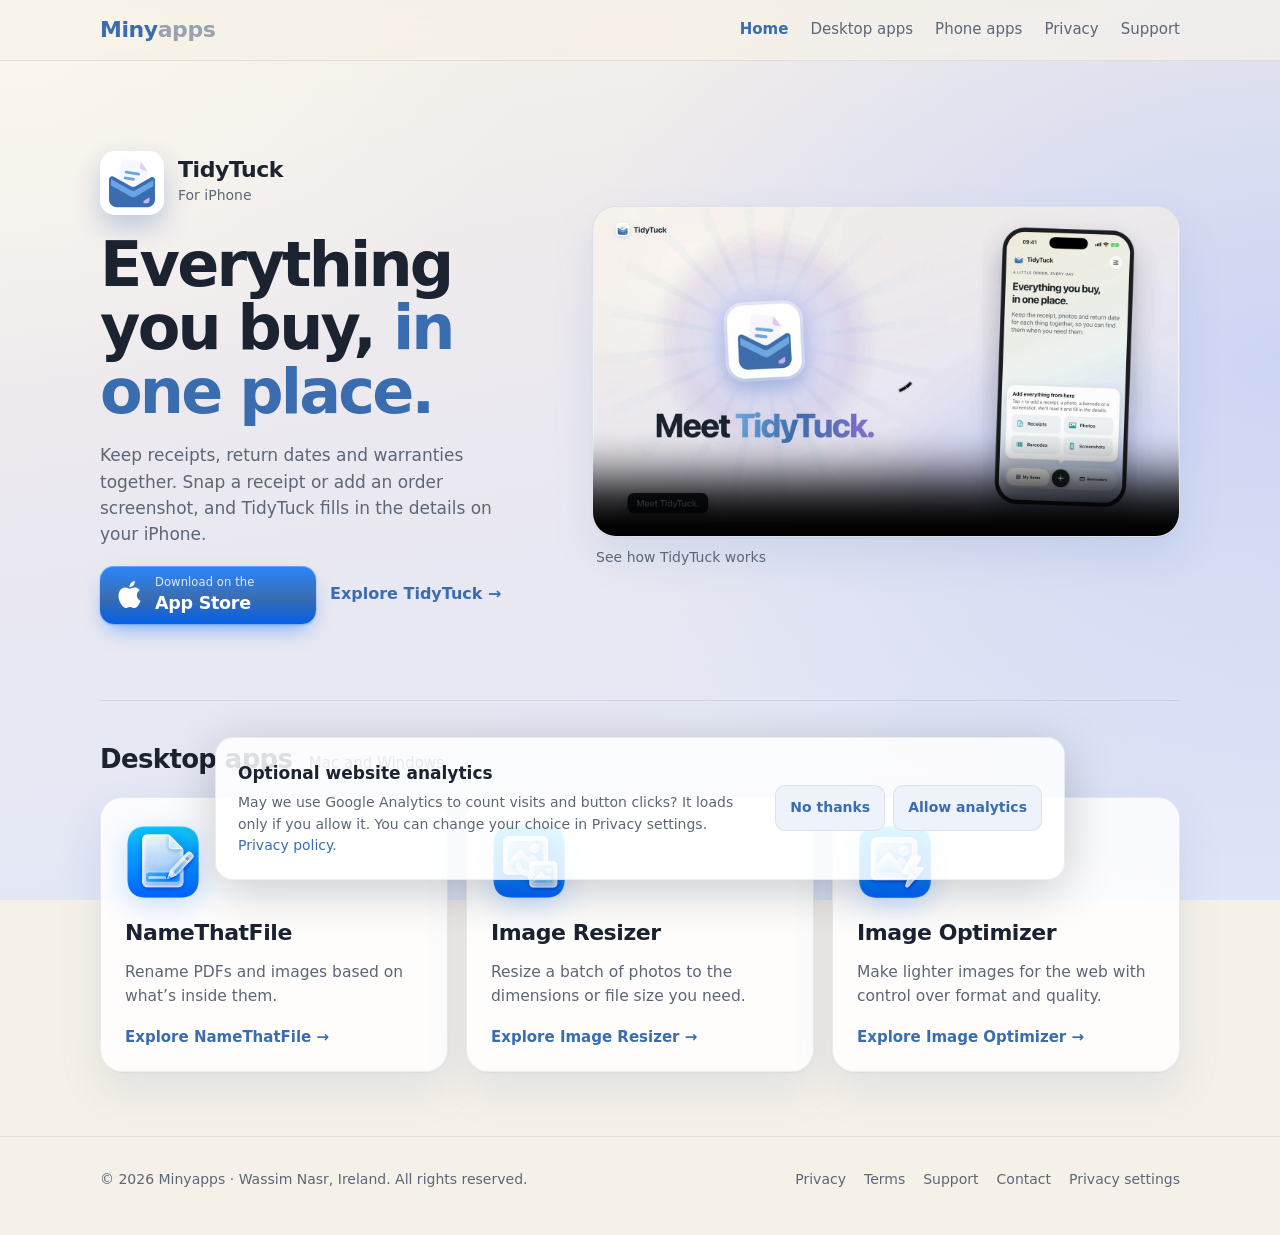
<file: index.html>
<!doctype html>
<html lang="en">
<head>
  <meta charset="utf-8">
  <meta http-equiv="Content-Security-Policy" content="default-src 'self'; script-src 'self' https://www.googletagmanager.com; script-src-attr 'none'; style-src 'self' 'unsafe-inline'; img-src 'self' data: https://www.googletagmanager.com https://*.google-analytics.com; connect-src 'self' https://www.googletagmanager.com https://*.google-analytics.com https://*.google.com; media-src 'self'; font-src 'self'; frame-src 'none'; object-src 'none'; base-uri 'none'; form-action 'none'">
  <meta name="referrer" content="strict-origin-when-cross-origin">
  <meta name="viewport" content="width=device-width, initial-scale=1">
  <title>Minyapps | iPhone Apps &amp; Free Desktop Downloads</title>
  <meta name="description" content="Get TidyTuck for iPhone on the App Store and try free desktop downloads for Mac and Windows. Organize purchases, rename files, resize photos and optimize images.">
  <link rel="canonical" href="https://minyapps.com/">
  <meta name="google-site-verification" content="kemRodjJN62SDvYJ9C0ojbIFePI_NqC3s8vqWaEHpLI">
  <meta name="theme-color" content="#f6f1e8">
  <meta property="og:type" content="website">
  <meta property="og:site_name" content="Minyapps">
  <meta property="og:url" content="https://minyapps.com/">
  <meta property="og:title" content="Minyapps | iPhone Apps &amp; Free Desktop Downloads">
  <meta property="og:description" content="Get TidyTuck for iPhone on the App Store and try free desktop downloads for Mac and Windows. Organize purchases, rename files, resize photos and optimize images.">
  <meta property="og:image" content="https://minyapps.com/assets/share-card.png">
  <meta property="og:image:width" content="1200">
  <meta property="og:image:height" content="630">
  <meta name="twitter:card" content="summary_large_image">
  <meta name="twitter:title" content="Minyapps | iPhone Apps &amp; Free Desktop Downloads">
  <meta name="twitter:description" content="Get TidyTuck for iPhone on the App Store and try free desktop downloads for Mac and Windows. Organize purchases, rename files, resize photos and optimize images.">
  <meta name="twitter:image" content="https://minyapps.com/assets/share-card.png">
  <link rel="icon" href="/favicon.ico" sizes="48x48">
  <link rel="icon" href="/favicon.svg?v=2" type="image/svg+xml">
  <link rel="icon" type="image/png" sizes="96x96" href="/assets/favicon-96.png?v=2">
  <link rel="icon" type="image/png" sizes="192x192" href="/assets/favicon-192.png?v=2">
  <link rel="apple-touch-icon" sizes="180x180" href="/assets/apple-touch-icon.png?v=2">
  <link rel="manifest" href="/site.webmanifest">
  <link rel="stylesheet" href="styles.css?v=22">
  <script type="application/ld+json">{
  "@context": "https://schema.org",
  "@graph": [
    {
      "@type": "Organization",
      "@id": "https://minyapps.com/#org",
      "name": "Minyapps",
      "url": "https://minyapps.com/",
      "logo": "https://minyapps.com/assets/minyapps-mark-512.png",
      "email": "wassimdesign@gmail.com",
      "founder": {
        "@type": "Person",
        "name": "Wassim Nasr"
      },
      "address": {
        "@type": "PostalAddress",
        "addressCountry": "IE"
      }
    },
    {
      "@type": "WebSite",
      "@id": "https://minyapps.com/#website",
      "name": "Minyapps",
      "url": "https://minyapps.com/",
      "publisher": {
        "@id": "https://minyapps.com/#org"
      }
    },
    {
      "@type": "SoftwareApplication",
      "name": "NameThatFile",
      "description": "Renames PDFs, scans, screenshots and photos with clear names based on what's inside each file, with Undo.",
      "applicationCategory": "UtilitiesApplication",
      "operatingSystem": "macOS 13 or later, Windows 10 or 11",
      "image": "https://minyapps.com/assets/namethatfile-icon.png",
      "url": "https://minyapps.com/namethatfile.html",
      "publisher": {
        "@id": "https://minyapps.com/#org"
      },
      "@id": "https://minyapps.com/namethatfile.html#app"
    },
    {
      "@type": "SoftwareApplication",
      "name": "Image Resizer",
      "description": "Makes copies of images that fit a file size, dimension or percentage limit, for whole folders at once. Originals stay untouched.",
      "applicationCategory": "MultimediaApplication",
      "operatingSystem": "macOS 13 or later, Windows 10 or 11",
      "image": "https://minyapps.com/assets/image-resizer-icon.png",
      "url": "https://minyapps.com/image-resizer.html",
      "publisher": {
        "@id": "https://minyapps.com/#org"
      },
      "@id": "https://minyapps.com/image-resizer.html#app"
    },
    {
      "@type": "SoftwareApplication",
      "name": "Image Optimizer",
      "description": "Makes website-ready WebP, AVIF, JPEG and PNG copies of images that load fast and still look great.",
      "applicationCategory": "MultimediaApplication",
      "operatingSystem": "macOS 13 or later, Windows 10 or 11",
      "image": "https://minyapps.com/assets/image-optimizer-icon.png",
      "url": "https://minyapps.com/image-optimizer.html",
      "publisher": {
        "@id": "https://minyapps.com/#org"
      },
      "@id": "https://minyapps.com/image-optimizer.html#app"
    },
    {
      "@type": "SoftwareApplication",
      "name": "TidyTuck",
      "description": "Keeps everything you buy in one place: each item with its receipts, photos, return date and warranty, read and organised on your iPhone.",
      "applicationCategory": "ProductivityApplication",
      "operatingSystem": "iOS 18 or later",
      "image": "https://minyapps.com/assets/tidytuck/tidytuck-icon.png",
      "url": "https://minyapps.com/tidytuck.html",
      "publisher": {
        "@id": "https://minyapps.com/#org"
      },
      "@id": "https://minyapps.com/tidytuck.html#app",
      "installUrl": "https://apps.apple.com/app/id6832006570"
    }
  ]
}</script>
  <script defer src="analytics-config.js?v=1"></script>
  <script defer src="analytics.js?v=2"></script>
  <script defer src="/navigation.js?v=1"></script>
  <script src="/site-routes.js?v=1"></script>
</head>
<body>
  <div class="top">
    <div class="wrap">
      <a class="brand" href="/" aria-label="Minyapps home">Min<span>y</span><span class="suffix">apps</span></a>
      <button type="button" class="menu-toggle" aria-expanded="false" aria-controls="main-navigation">
        <svg width="20" height="20" viewBox="0 0 24 24" fill="none" stroke="currentColor" stroke-width="2" stroke-linecap="round" aria-hidden="true"><path d="M4 6h16M4 12h16M4 18h16"/></svg>
        Menu
      </button>
      <nav id="main-navigation" aria-label="Main">
        <a href="/" aria-current="page">Home</a>
        <a href="/desktop-apps.html">Desktop apps</a>
        <a href="phone-apps.html">Phone apps</a>
        <a href="privacy.html">Privacy</a>
        <a href="support.html">Support</a>
      </nav>
    </div>
  </div>

  <main class="wrap">
    <section class="home-hero" id="phone-apps" aria-labelledby="home-title">
      <div class="home-hero-copy">
        <div class="phone-app">
          <img src="assets/tidytuck/tidytuck-icon.png" alt="" width="64" height="64">
          <div><p class="home-app-name">TidyTuck</p><span>For iPhone</span></div>
        </div>
        <h1 id="home-title">Everything you buy, <span>in one place.</span></h1>
        <p class="phone-lead">Keep receipts, return dates and warranties together. Snap a receipt or add an order screenshot, and TidyTuck fills in the details on your iPhone.</p>
        <div class="tt-cta">
          <div class="stores"><a class="store" href="https://apps.apple.com/app/id6832006570" target="_blank" rel="noopener" data-app="TidyTuck" data-store="ios" aria-label="Download TidyTuck on the App Store"><svg viewBox="0 0 24 24" aria-hidden="true"><path fill="currentColor" d="M12.152 6.896c-.948 0-2.415-1.078-3.96-1.04-2.04.027-3.91 1.183-4.961 3.014-2.117 3.675-.546 9.103 1.519 12.09 1.013 1.454 2.208 3.09 3.792 3.039 1.52-.065 2.09-.987 3.935-.987 1.831 0 2.35.987 3.96.948 1.637-.026 2.676-1.48 3.676-2.948 1.156-1.688 1.636-3.325 1.662-3.415-.039-.013-3.182-1.221-3.22-4.857-.026-3.04 2.48-4.494 2.597-4.559-1.429-2.09-3.623-2.324-4.39-2.376-2-.156-3.675 1.09-4.61 1.09zM15.53 3.83c.843-1.012 1.4-2.427 1.245-3.83-1.207.052-2.662.805-3.532 1.818-.78.896-1.454 2.338-1.273 3.714 1.338.104 2.715-.688 3.559-1.701"/></svg><span><small>Download on the</small><b>App Store</b></span></a></div>
          <a class="app-details-link" href="tidytuck.html">Explore TidyTuck <span aria-hidden="true">→</span></a>
        </div>
      </div>
      <figure class="home-film">
        <video controls playsinline preload="none" width="1920" height="1080" poster="assets/tidytuck/tour-poster.jpg" aria-label="TidyTuck video tour">
          <source src="assets/tidytuck/tidytuck-tour-1080p.mp4" type="video/mp4">
          <a href="tidytuck.html#tour">Watch the TidyTuck tour on its app page</a>.
        </video>
        <figcaption>See how TidyTuck works</figcaption>
      </figure>
    </section>

    <section class="home-desktop" id="desktop-apps" aria-labelledby="desktop-title">
      <h2 class="section-title" id="desktop-title">Desktop apps <span>Mac and Windows</span></h2>
      <div class="apps" id="apps">
        <a id="namethatfile" href="desktop-apps.html#namethatfile">
          <img src="assets/namethatfile-icon.png" alt="" width="76" height="76" loading="lazy">
          <h3>NameThatFile</h3>
          <p>Rename PDFs and images based on what’s inside them.</p>
          <span class="more">Explore NameThatFile <span aria-hidden="true">→</span></span>
        </a>
        <a id="image-resizer" href="desktop-apps.html#image-resizer">
          <img src="assets/image-resizer-icon.png" alt="" width="76" height="76" loading="lazy">
          <h3>Image Resizer</h3>
          <p>Resize a batch of photos to the dimensions or file size you need.</p>
          <span class="more">Explore Image Resizer <span aria-hidden="true">→</span></span>
        </a>
        <a id="image-optimizer" href="desktop-apps.html#image-optimizer">
          <img src="assets/image-optimizer-icon.png" alt="" width="76" height="76" loading="lazy">
          <h3>Image Optimizer</h3>
          <p>Make lighter images for the web with control over format and quality.</p>
          <span class="more">Explore Image Optimizer <span aria-hidden="true">→</span></span>
        </a>
      </div>
    </section>
  </main>

  <footer>
    <div class="wrap">
      <span>© 2026 Minyapps · Wassim Nasr, Ireland. All rights reserved.</span>
      <nav aria-label="Footer">
        <a href="privacy.html">Privacy</a>
        <a href="terms.html">Terms</a>
        <a href="support.html">Support</a>
        <a href="support.html#contact">Contact</a>
      </nav>
    </div>
  </footer>

</body>
</html>
</file>
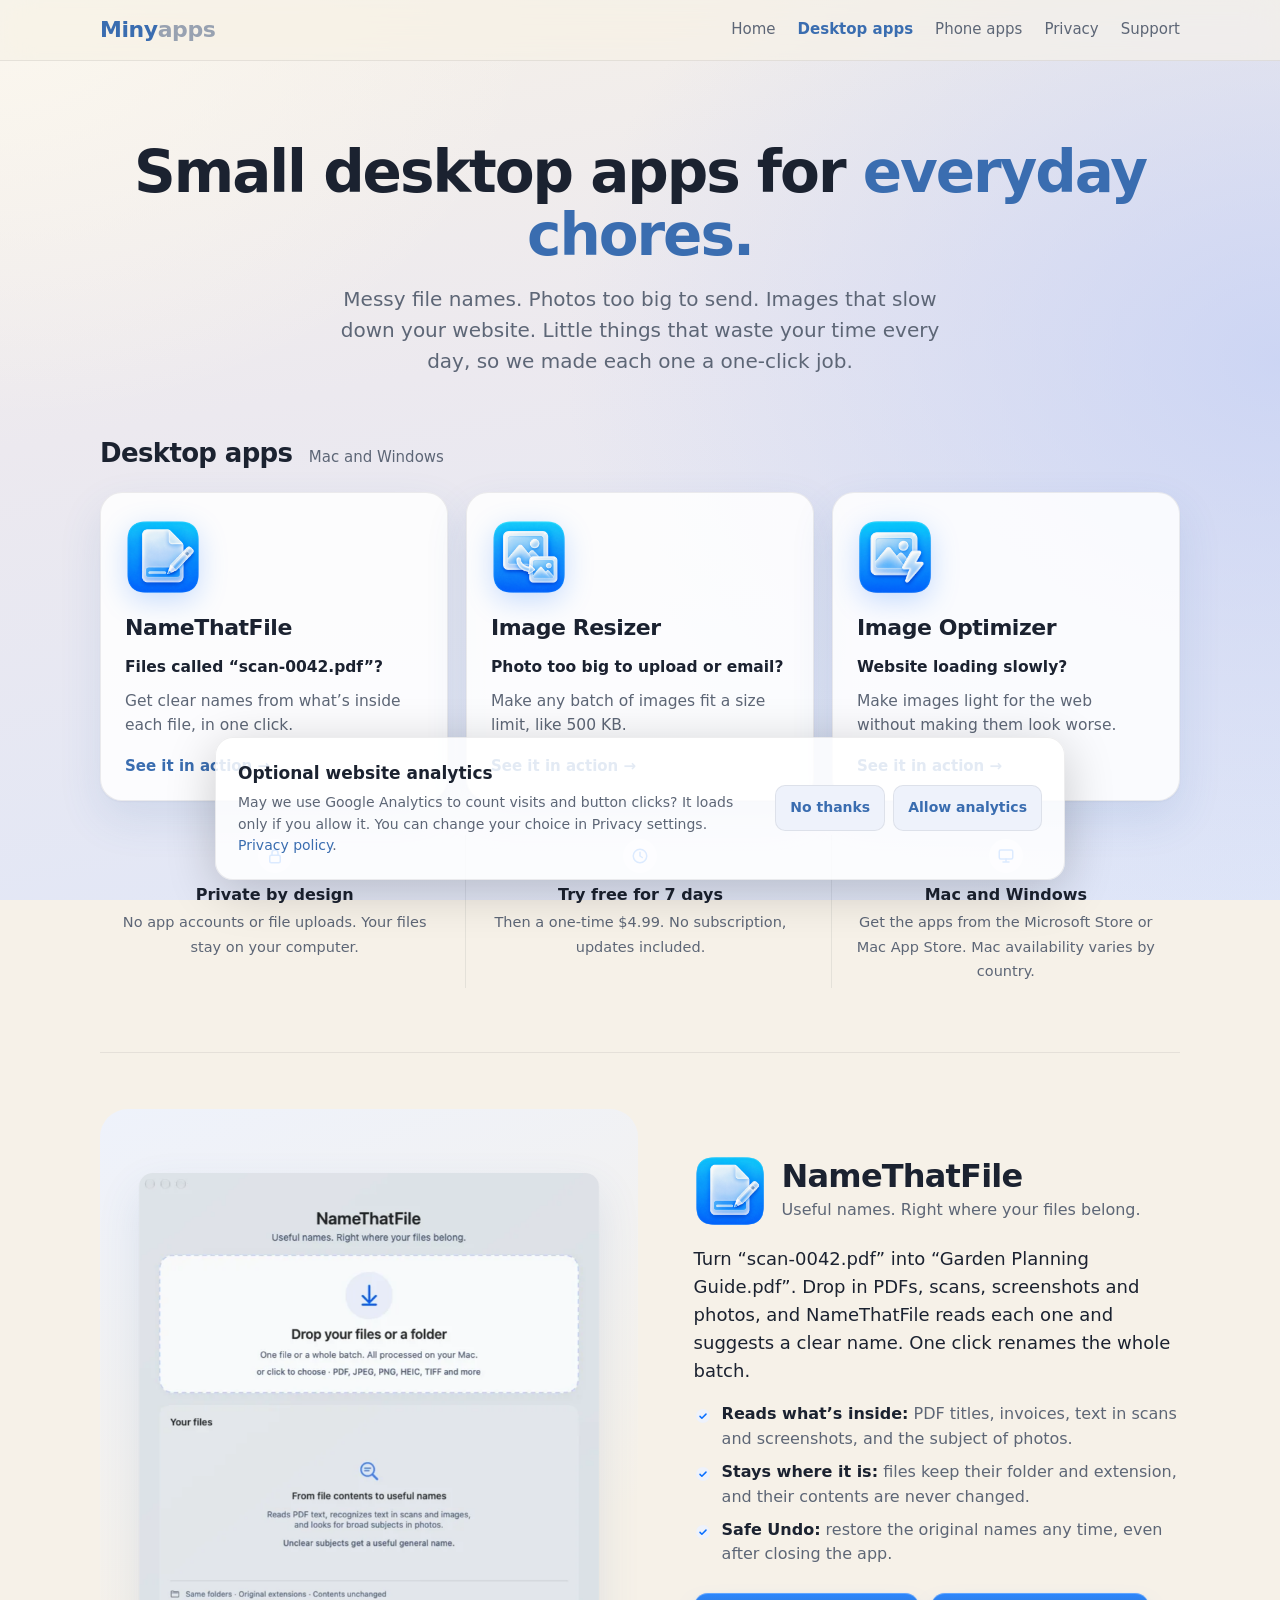
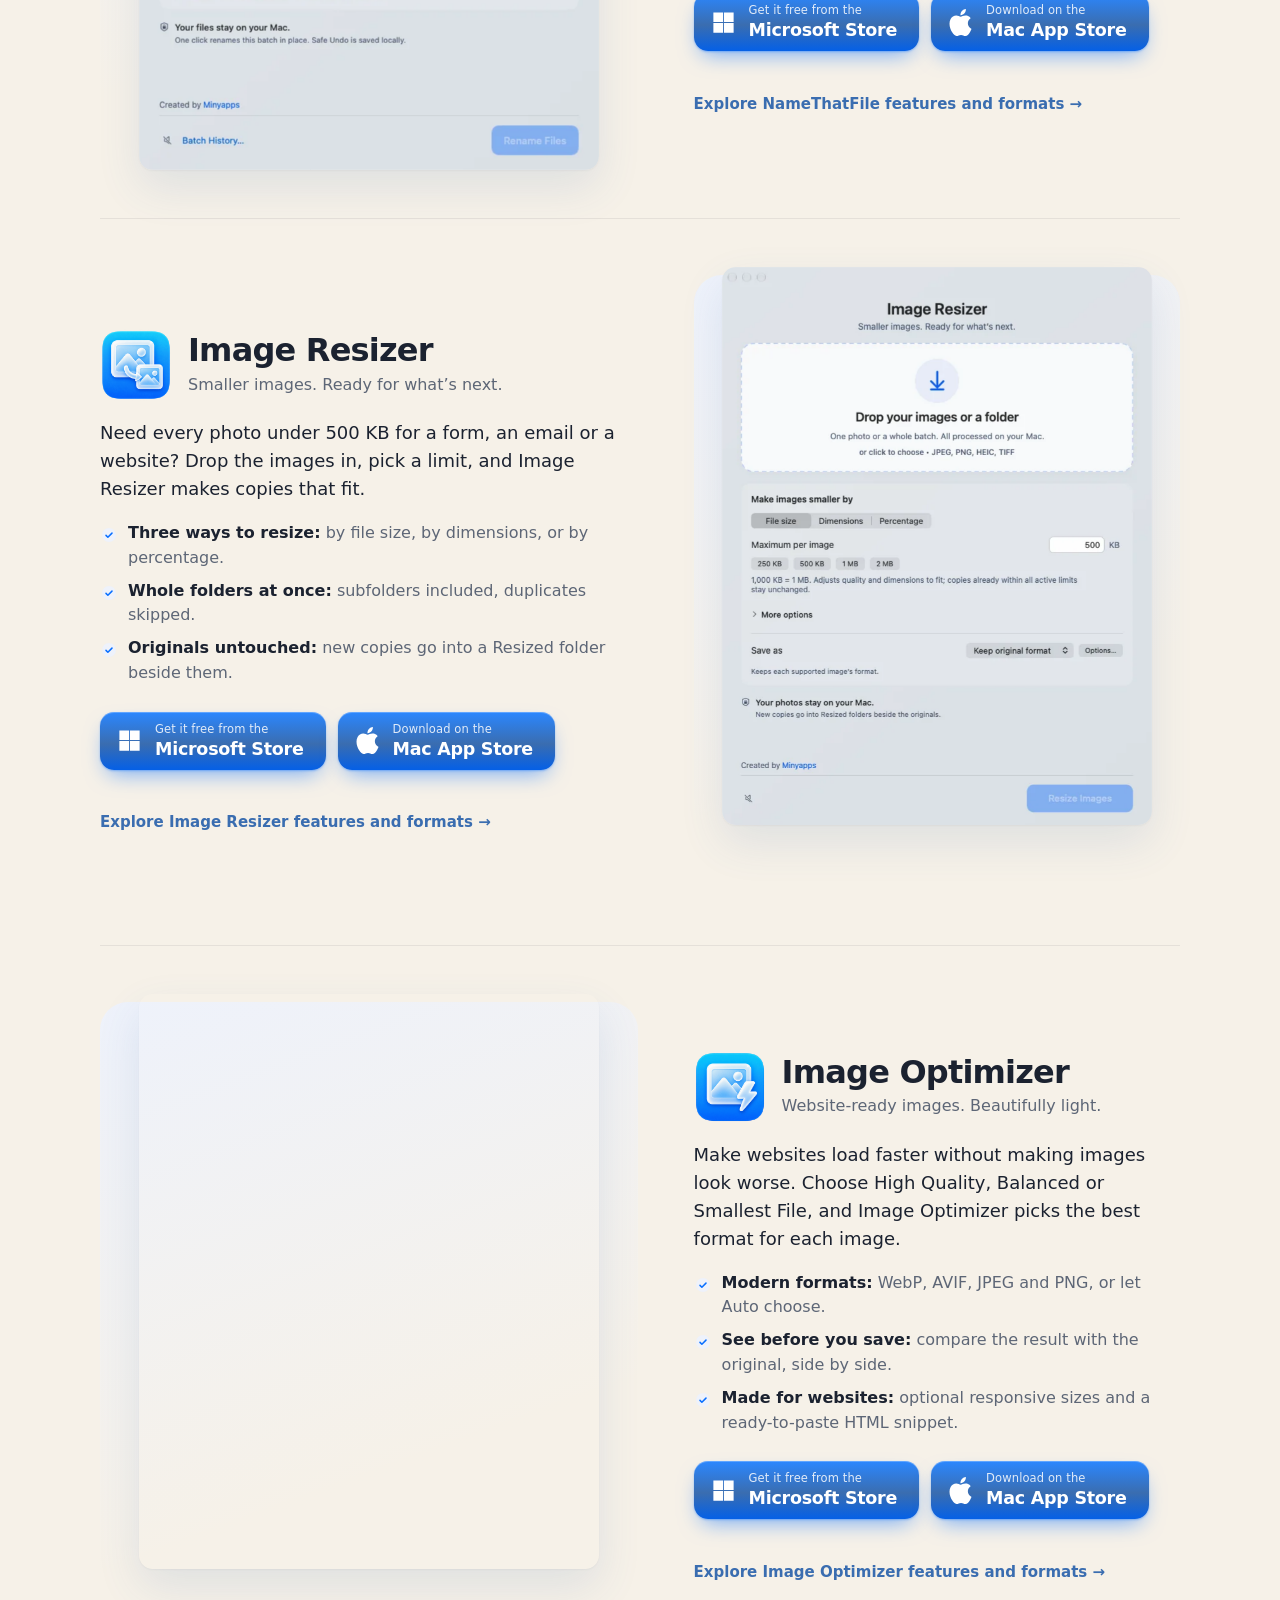
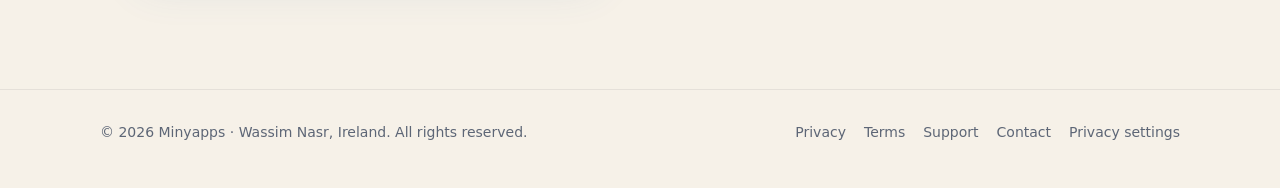
<file: desktop-apps.html>
<!doctype html>
<html lang="en">
<head>
  <meta charset="utf-8">
  <meta http-equiv="Content-Security-Policy" content="default-src 'self'; script-src 'self' https://www.googletagmanager.com; script-src-attr 'none'; style-src 'self' 'unsafe-inline'; img-src 'self' data: https://www.googletagmanager.com https://*.google-analytics.com; connect-src 'self' https://www.googletagmanager.com https://*.google-analytics.com https://*.google.com; media-src 'self'; font-src 'self'; frame-src 'none'; object-src 'none'; base-uri 'none'; form-action 'none'">
  <meta name="referrer" content="strict-origin-when-cross-origin">
  <meta name="viewport" content="width=device-width, initial-scale=1">
  <title>Mac &amp; Windows Apps | Free Downloads | Minyapps</title>
  <meta name="description" content="Download NameThatFile, Image Resizer and Image Optimizer free for Mac and Windows. Try the apps, with a one-time unlock after the trial.">
  <link rel="canonical" href="https://minyapps.com/desktop-apps.html">
  <meta name="google-site-verification" content="kemRodjJN62SDvYJ9C0ojbIFePI_NqC3s8vqWaEHpLI">
  <meta name="theme-color" content="#076eff">
  <meta property="og:type" content="website">
  <meta property="og:site_name" content="Minyapps">
  <meta property="og:url" content="https://minyapps.com/desktop-apps.html">
  <meta property="og:title" content="Mac &amp; Windows Apps | Free Downloads | Minyapps">
  <meta property="og:description" content="Download NameThatFile, Image Resizer and Image Optimizer free for Mac and Windows. Try the apps, with a one-time unlock after the trial.">
  <meta property="og:image" content="https://minyapps.com/assets/share-card.png">
  <meta property="og:image:width" content="1200">
  <meta property="og:image:height" content="630">
  <meta name="twitter:card" content="summary_large_image">
  <meta name="twitter:title" content="Mac &amp; Windows Apps | Free Downloads | Minyapps">
  <meta name="twitter:description" content="Download NameThatFile, Image Resizer and Image Optimizer free for Mac and Windows. Try the apps, with a one-time unlock after the trial.">
  <meta name="twitter:image" content="https://minyapps.com/assets/share-card.png">
  <link rel="icon" href="/favicon.ico" sizes="48x48">
  <link rel="icon" href="/favicon.svg?v=2" type="image/svg+xml">
  <link rel="icon" type="image/png" sizes="96x96" href="/assets/favicon-96.png?v=2">
  <link rel="icon" type="image/png" sizes="192x192" href="/assets/favicon-192.png?v=2">
  <link rel="apple-touch-icon" sizes="180x180" href="/assets/apple-touch-icon.png?v=2">
  <link rel="manifest" href="/site.webmanifest">
  <link rel="stylesheet" href="styles.css?v=22">
  <script type="application/ld+json">{
  "@context": "https://schema.org",
  "@graph": [
    {
      "@type": "Organization",
      "@id": "https://minyapps.com/#org",
      "name": "Minyapps",
      "url": "https://minyapps.com/",
      "logo": "https://minyapps.com/assets/minyapps-mark-512.png",
      "email": "wassimdesign@gmail.com",
      "founder": {
        "@type": "Person",
        "name": "Wassim Nasr"
      },
      "address": {
        "@type": "PostalAddress",
        "addressCountry": "IE"
      }
    },
    {
      "@type": "WebSite",
      "@id": "https://minyapps.com/#website",
      "name": "Minyapps",
      "url": "https://minyapps.com/",
      "publisher": {
        "@id": "https://minyapps.com/#org"
      }
    },
    {
      "@type": "SoftwareApplication",
      "name": "NameThatFile",
      "description": "Renames PDFs, scans, screenshots and photos with clear names based on what's inside each file, with Undo.",
      "applicationCategory": "UtilitiesApplication",
      "operatingSystem": "macOS 13 or later, Windows 10 or 11",
      "image": "https://minyapps.com/assets/namethatfile-icon.png",
      "url": "https://minyapps.com/namethatfile.html",
      "publisher": {
        "@id": "https://minyapps.com/#org"
      },
      "@id": "https://minyapps.com/namethatfile.html#app"
    },
    {
      "@type": "SoftwareApplication",
      "name": "Image Resizer",
      "description": "Makes copies of images that fit a file size, dimension or percentage limit, for whole folders at once. Originals stay untouched.",
      "applicationCategory": "MultimediaApplication",
      "operatingSystem": "macOS 13 or later, Windows 10 or 11",
      "image": "https://minyapps.com/assets/image-resizer-icon.png",
      "url": "https://minyapps.com/image-resizer.html",
      "publisher": {
        "@id": "https://minyapps.com/#org"
      },
      "@id": "https://minyapps.com/image-resizer.html#app"
    },
    {
      "@type": "SoftwareApplication",
      "name": "Image Optimizer",
      "description": "Makes website-ready WebP, AVIF, JPEG and PNG copies of images that load fast and still look great.",
      "applicationCategory": "MultimediaApplication",
      "operatingSystem": "macOS 13 or later, Windows 10 or 11",
      "image": "https://minyapps.com/assets/image-optimizer-icon.png",
      "url": "https://minyapps.com/image-optimizer.html",
      "publisher": {
        "@id": "https://minyapps.com/#org"
      },
      "@id": "https://minyapps.com/image-optimizer.html#app"
    }
  ]
}</script>
  <script defer src="analytics-config.js?v=1"></script>
  <script defer src="analytics.js?v=2"></script>
  <script defer src="/navigation.js?v=1"></script>
</head>
<body>
  <div class="top">
    <div class="wrap">
      <a class="brand" href="/">Min<span>y</span><span class="suffix">apps</span></a>
      <button type="button" class="menu-toggle" aria-expanded="false" aria-controls="main-navigation">
        <svg width="20" height="20" viewBox="0 0 24 24" fill="none" stroke="currentColor" stroke-width="2" stroke-linecap="round" aria-hidden="true"><path d="M4 6h16M4 12h16M4 18h16"/></svg>
        Menu
      </button>
      <nav id="main-navigation" aria-label="Main">
        <a href="/">Home</a>
        <a href="/desktop-apps.html" aria-current="page">Desktop apps</a>
        <a href="phone-apps.html">Phone apps</a>
        <a href="privacy.html">Privacy</a>
        <a href="support.html">Support</a>
      </nav>
    </div>
  </div>

  <main class="wrap">
    <section class="hero">
      <h1>Small desktop apps for <em>everyday chores.</em></h1>
      <p>Messy file names. Photos too big to send. Images that slow down your website. Little things that waste your time every day, so we made each one a one-click job.</p>
    </section>

    <h2 class="section-title" id="desktop-apps">Desktop apps <span>Mac and Windows</span></h2>
    <section class="apps" id="apps" aria-label="Desktop apps">
      <a href="#namethatfile">
        <img src="assets/namethatfile-icon.png" alt="" width="76" height="76">
        <h3>NameThatFile</h3>
        <p class="problem">Files called “scan-0042.pdf”?</p>
        <p>Get clear names from what’s inside each file, in one click.</p>
        <span class="more">See it in action →</span>
      </a>
      <a href="#image-resizer">
        <img src="assets/image-resizer-icon.png" alt="" width="76" height="76">
        <h3>Image Resizer</h3>
        <p class="problem">Photo too big to upload or email?</p>
        <p>Make any batch of images fit a size limit, like 500 KB.</p>
        <span class="more">See it in action →</span>
      </a>
      <a href="#image-optimizer">
        <img src="assets/image-optimizer-icon.png" alt="" width="76" height="76">
        <h3>Image Optimizer</h3>
        <p class="problem">Website loading slowly?</p>
        <p>Make images light for the web without making them look worse.</p>
        <span class="more">See it in action →</span>
      </a>
    </section>

    <section class="promise" aria-label="Every app">
      <div class="private"><strong>Private by design</strong><span>No app accounts or file uploads. Your files stay on your computer.</span></div>
      <div class="trial"><strong>Try free for 7 days</strong><span>Then a one-time $4.99. No subscription, updates included.</span></div>
      <div class="both"><strong>Mac and Windows</strong><span>Get the apps from the Microsoft Store or Mac App Store. Mac availability varies by country.</span></div>
    </section>

    <section class="app" id="namethatfile">
      <div>
        <header>
          <img src="assets/namethatfile-icon.png" alt="" width="72" height="72">
          <div><h2>NameThatFile</h2><p class="tagline">Useful names. Right where your files belong.</p></div>
        </header>
        <p class="lead">Turn “scan-0042.pdf” into “Garden Planning Guide.pdf”. Drop in PDFs, scans, screenshots and photos, and NameThatFile reads each one and suggests a clear name. One click renames the whole batch.</p>
        <ul>
          <li><b>Reads what’s inside:</b> PDF titles, invoices, text in scans and screenshots, and the subject of photos.</li>
          <li><b>Stays where it is:</b> files keep their folder and extension, and their contents are never changed.</li>
          <li><b>Safe Undo:</b> restore the original names any time, even after closing the app.</li>
        </ul>
        <div class="stores">
          <span class="store-soon"><a class="store" href="https://apps.microsoft.com/detail/9N58D9FD21XR?mode=direct" target="_blank" rel="noopener" aria-label="Get NameThatFile free from the Microsoft Store"><svg viewBox="0 0 24 24" aria-hidden="true"><path fill="currentColor" d="M3 3h8.6v8.6H3zm9.4 0H21v8.6h-8.6zM3 12.4h8.6V21H3zm9.4 0H21V21h-8.6z"/></svg><span><small>Get it free from the</small><b>Microsoft Store</b></span></a><small class="soon-note" aria-hidden="true">&nbsp;</small></span>
          <span class="store-soon"><a class="store" href="https://apps.apple.com/app/id6828109756?mt=12" target="_blank" rel="noopener" data-app="NameThatFile" data-store="mac" aria-label="Download NameThatFile on the Mac App Store"><svg viewBox="0 0 24 24" aria-hidden="true"><path fill="currentColor" d="M12.152 6.896c-.948 0-2.415-1.078-3.96-1.04-2.04.027-3.91 1.183-4.961 3.014-2.117 3.675-.546 9.103 1.519 12.09 1.013 1.454 2.208 3.09 3.792 3.039 1.52-.065 2.09-.987 3.935-.987 1.831 0 2.35.987 3.96.948 1.637-.026 2.676-1.48 3.676-2.948 1.156-1.688 1.636-3.325 1.662-3.415-.039-.013-3.182-1.221-3.22-4.857-.026-3.04 2.48-4.494 2.597-4.559-1.429-2.09-3.623-2.324-4.39-2.376-2-.156-3.675 1.09-4.61 1.09zM15.53 3.83c.843-1.012 1.4-2.427 1.245-3.83-1.207.052-2.662.805-3.532 1.818-.78.896-1.454 2.338-1.273 3.714 1.338.104 2.715-.688 3.559-1.701"/></svg><span><small>Download on the</small><b>Mac App Store</b></span></a><small class="soon-note" aria-hidden="true">&nbsp;</small></span>
        </div>
        <p class="detail-link"><a href="namethatfile.html">Explore NameThatFile features and formats →</a></p>
      </div>
      <div class="shot">
        <div class="demo" style="--ratio:680 / 882; --bx:85%; --by:95%" role="img" aria-label="NameThatFile renaming scan-0042.pdf to Garden Planning Guide.pdf and IMG_4817.png to Flower.png">
          <picture class="s1"><source media="(prefers-color-scheme: dark)" srcset="assets/demo/namethatfile-dark-1.webp?v=3"><img src="assets/demo/namethatfile-light-1.webp?v=3" alt="" loading="lazy" decoding="async"></picture>
          <picture class="s2"><source media="(prefers-color-scheme: dark)" srcset="assets/demo/namethatfile-dark-2.webp?v=3"><img src="assets/demo/namethatfile-light-2.webp?v=3" alt="" loading="lazy" decoding="async"></picture>
          <picture class="s3"><source media="(prefers-color-scheme: dark)" srcset="assets/demo/namethatfile-dark-3.webp?v=3"><img src="assets/demo/namethatfile-light-3.webp?v=3" alt="" loading="lazy" decoding="async"></picture>
          <picture class="s4"><source media="(prefers-color-scheme: dark)" srcset="assets/demo/namethatfile-dark-3.webp?v=3"><img src="assets/demo/namethatfile-light-3.webp?v=3" alt="" loading="lazy" decoding="async"></picture>
          <picture class="s5"><source media="(prefers-color-scheme: dark)" srcset="assets/demo/namethatfile-dark-4.webp?v=3"><img src="assets/demo/namethatfile-light-4.webp?v=3" alt="" loading="lazy" decoding="async"></picture>
          <span class="chip" style="--c:#e5484d"><i></i>scan-0042.pdf</span>
          <span class="chip" style="--c:#3e8bff"><i></i>IMG_4817.png</span>
          <span class="chip" style="--c:#e5484d"><i></i>document (3).pdf</span>
          <span class="tap"></span>
          <svg class="cursor" viewBox="0 0 24 24" aria-hidden="true"><path d="M4 2l15 11.5-6.6.9 3.8 7.3-2.7 1.3-3.7-7.4L4 20z" fill="#111" stroke="#fff" stroke-width="1.4" stroke-linejoin="round"/></svg>
        </div>
      </div>
    </section>

    <section class="app" id="image-resizer">
      <div>
        <header>
          <img src="assets/image-resizer-icon.png" alt="" width="72" height="72">
          <div><h2>Image Resizer</h2><p class="tagline">Smaller images. Ready for what’s next.</p></div>
        </header>
        <p class="lead">Need every photo under 500 KB for a form, an email or a website? Drop the images in, pick a limit, and Image Resizer makes copies that fit.</p>
        <ul>
          <li><b>Three ways to resize:</b> by file size, by dimensions, or by percentage.</li>
          <li><b>Whole folders at once:</b> subfolders included, duplicates skipped.</li>
          <li><b>Originals untouched:</b> new copies go into a Resized folder beside them.</li>
        </ul>
        <div class="stores">
          <span class="store-soon"><a class="store" href="https://apps.microsoft.com/detail/9NPBX7G7VQWM?mode=direct" target="_blank" rel="noopener" aria-label="Get Image Resizer free from the Microsoft Store"><svg viewBox="0 0 24 24" aria-hidden="true"><path fill="currentColor" d="M3 3h8.6v8.6H3zm9.4 0H21v8.6h-8.6zM3 12.4h8.6V21H3zm9.4 0H21V21h-8.6z"/></svg><span><small>Get it free from the</small><b>Microsoft Store</b></span></a><small class="soon-note" aria-hidden="true">&nbsp;</small></span>
          <span class="store-soon"><a class="store" href="https://apps.apple.com/app/id6828111102?mt=12" target="_blank" rel="noopener" data-app="Image Resizer" data-store="mac" aria-label="Download Image Resizer on the Mac App Store"><svg viewBox="0 0 24 24" aria-hidden="true"><path fill="currentColor" d="M12.152 6.896c-.948 0-2.415-1.078-3.96-1.04-2.04.027-3.91 1.183-4.961 3.014-2.117 3.675-.546 9.103 1.519 12.09 1.013 1.454 2.208 3.09 3.792 3.039 1.52-.065 2.09-.987 3.935-.987 1.831 0 2.35.987 3.96.948 1.637-.026 2.676-1.48 3.676-2.948 1.156-1.688 1.636-3.325 1.662-3.415-.039-.013-3.182-1.221-3.22-4.857-.026-3.04 2.48-4.494 2.597-4.559-1.429-2.09-3.623-2.324-4.39-2.376-2-.156-3.675 1.09-4.61 1.09zM15.53 3.83c.843-1.012 1.4-2.427 1.245-3.83-1.207.052-2.662.805-3.532 1.818-.78.896-1.454 2.338-1.273 3.714 1.338.104 2.715-.688 3.559-1.701"/></svg><span><small>Download on the</small><b>Mac App Store</b></span></a><small class="soon-note" aria-hidden="true">&nbsp;</small></span>
        </div>
        <p class="detail-link"><a href="image-resizer.html">Explore Image Resizer features and formats →</a></p>
      </div>
      <div class="shot">
        <div class="demo" style="--ratio:680 / 882; --bx:83%; --by:95%" role="img" aria-label="Image Resizer making twelve photos smaller than 500 KB each">
          <picture class="s1"><source media="(prefers-color-scheme: dark)" srcset="assets/demo/image-resizer-dark-1.webp?v=3"><img src="assets/demo/image-resizer-light-1.webp?v=3" alt="" loading="lazy" decoding="async"></picture>
          <picture class="s2"><source media="(prefers-color-scheme: dark)" srcset="assets/demo/image-resizer-dark-2.webp?v=3"><img src="assets/demo/image-resizer-light-2.webp?v=3" alt="" loading="lazy" decoding="async"></picture>
          <picture class="s3"><source media="(prefers-color-scheme: dark)" srcset="assets/demo/image-resizer-dark-2.webp?v=3"><img src="assets/demo/image-resizer-light-2.webp?v=3" alt="" loading="lazy" decoding="async"></picture>
          <picture class="s4"><source media="(prefers-color-scheme: dark)" srcset="assets/demo/image-resizer-dark-3.webp?v=3"><img src="assets/demo/image-resizer-light-3.webp?v=3" alt="" loading="lazy" decoding="async"></picture>
          <picture class="s5"><source media="(prefers-color-scheme: dark)" srcset="assets/demo/image-resizer-dark-4.webp?v=3"><img src="assets/demo/image-resizer-light-4.webp?v=3" alt="" loading="lazy" decoding="async"></picture>
          <span class="chip" style="--c:#f59e0b"><i></i>IMG_0311.jpg · 6.2 MB</span>
          <span class="chip" style="--c:#f59e0b"><i></i>IMG_0312.jpg · 5.8 MB</span>
          <span class="chip" style="--c:#3e8bff"><i></i>beach.heic · 4.1 MB</span>
          <span class="tap"></span>
          <svg class="cursor" viewBox="0 0 24 24" aria-hidden="true"><path d="M4 2l15 11.5-6.6.9 3.8 7.3-2.7 1.3-3.7-7.4L4 20z" fill="#111" stroke="#fff" stroke-width="1.4" stroke-linejoin="round"/></svg>
        </div>
      </div>
    </section>

    <section class="app" id="image-optimizer">
      <div>
        <header>
          <img src="assets/image-optimizer-icon.png" alt="" width="72" height="72">
          <div><h2>Image Optimizer</h2><p class="tagline">Website-ready images. Beautifully light.</p></div>
        </header>
        <p class="lead">Make websites load faster without making images look worse. Choose High Quality, Balanced or Smallest File, and Image Optimizer picks the best format for each image.</p>
        <ul>
          <li><b>Modern formats:</b> WebP, AVIF, JPEG and PNG, or let Auto choose.</li>
          <li><b>See before you save:</b> compare the result with the original, side by side.</li>
          <li><b>Made for websites:</b> optional responsive sizes and a ready-to-paste HTML snippet.</li>
        </ul>
        <div class="stores">
          <span class="store-soon"><a class="store" href="https://apps.microsoft.com/detail/9NF5MWLJXQD7?mode=direct" target="_blank" rel="noopener" aria-label="Get Image Optimizer free from the Microsoft Store"><svg viewBox="0 0 24 24" aria-hidden="true"><path fill="currentColor" d="M3 3h8.6v8.6H3zm9.4 0H21v8.6h-8.6zM3 12.4h8.6V21H3zm9.4 0H21V21h-8.6z"/></svg><span><small>Get it free from the</small><b>Microsoft Store</b></span></a><small class="soon-note" aria-hidden="true">&nbsp;</small></span>
          <span class="store-soon"><a class="store" href="https://apps.apple.com/app/id6828111751?mt=12" target="_blank" rel="noopener" data-app="Image Optimizer" data-store="mac" aria-label="Download Image Optimizer on the Mac App Store"><svg viewBox="0 0 24 24" aria-hidden="true"><path fill="currentColor" d="M12.152 6.896c-.948 0-2.415-1.078-3.96-1.04-2.04.027-3.91 1.183-4.961 3.014-2.117 3.675-.546 9.103 1.519 12.09 1.013 1.454 2.208 3.09 3.792 3.039 1.52-.065 2.09-.987 3.935-.987 1.831 0 2.35.987 3.96.948 1.637-.026 2.676-1.48 3.676-2.948 1.156-1.688 1.636-3.325 1.662-3.415-.039-.013-3.182-1.221-3.22-4.857-.026-3.04 2.48-4.494 2.597-4.559-1.429-2.09-3.623-2.324-4.39-2.376-2-.156-3.675 1.09-4.61 1.09zM15.53 3.83c.843-1.012 1.4-2.427 1.245-3.83-1.207.052-2.662.805-3.532 1.818-.78.896-1.454 2.338-1.273 3.714 1.338.104 2.715-.688 3.559-1.701"/></svg><span><small>Download on the</small><b>Mac App Store</b></span></a><small class="soon-note" aria-hidden="true">&nbsp;</small></span>
        </div>
        <p class="detail-link"><a href="image-optimizer.html">Explore Image Optimizer features and formats →</a></p>
      </div>
      <div class="shot">
        <div class="demo" style="--ratio:680 / 850; --bx:83%; --by:95%" role="img" aria-label="Image Optimizer turning large images into light website images">
          <picture class="s1"><source media="(prefers-color-scheme: dark)" srcset="assets/demo/image-optimizer-dark-1.webp?v=3"><img src="assets/demo/image-optimizer-light-1.webp?v=3" alt="" loading="lazy" decoding="async"></picture>
          <picture class="s2"><source media="(prefers-color-scheme: dark)" srcset="assets/demo/image-optimizer-dark-2.webp?v=3"><img src="assets/demo/image-optimizer-light-2.webp?v=3" alt="" loading="lazy" decoding="async"></picture>
          <picture class="s3"><source media="(prefers-color-scheme: dark)" srcset="assets/demo/image-optimizer-dark-2.webp?v=3"><img src="assets/demo/image-optimizer-light-2.webp?v=3" alt="" loading="lazy" decoding="async"></picture>
          <picture class="s4"><source media="(prefers-color-scheme: dark)" srcset="assets/demo/image-optimizer-dark-3.webp?v=3"><img src="assets/demo/image-optimizer-light-3.webp?v=3" alt="" loading="lazy" decoding="async"></picture>
          <picture class="s5"><source media="(prefers-color-scheme: dark)" srcset="assets/demo/image-optimizer-dark-4.webp?v=3"><img src="assets/demo/image-optimizer-light-4.webp?v=3" alt="" loading="lazy" decoding="async"></picture>
          <span class="chip" style="--c:#3e8bff"><i></i>hero-photo.png · 4.8 MB</span>
          <span class="chip" style="--c:#f59e0b"><i></i>team.jpg · 3.1 MB</span>
          <span class="chip" style="--c:#3e8bff"><i></i>banner.png · 2.6 MB</span>
          <span class="tap"></span>
          <svg class="cursor" viewBox="0 0 24 24" aria-hidden="true"><path d="M4 2l15 11.5-6.6.9 3.8 7.3-2.7 1.3-3.7-7.4L4 20z" fill="#111" stroke="#fff" stroke-width="1.4" stroke-linejoin="round"/></svg>
        </div>
      </div>
    </section>
  </main>

  <footer>
    <div class="wrap">
      <span>© 2026 Minyapps · Wassim Nasr, Ireland. All rights reserved.</span>
      <nav aria-label="Footer">
        <a href="privacy.html">Privacy</a>
        <a href="terms.html">Terms</a>
        <a href="support.html">Support</a>
        <a href="support.html#contact">Contact</a>
      </nav>
    </div>
  </footer>

  <dialog id="soon" aria-labelledby="soon-title">
    <form method="dialog">
      <div class="soon-icon"><img id="soon-img" src="assets/namethatfile-icon.png" alt="" width="64" height="64"></div>
      <h3 id="soon-title">Almost here!</h3>
      <p id="soon-text"></p>
      <p class="soon-save"><b>Save this page</b> so you don’t miss it, and check back soon. <span id="soon-how">To bookmark it, press <kbd id="soon-keys">Ctrl + D</kbd>.</span></p>
      <div class="soon-actions">
        <button type="button" id="soon-bookmark" class="store">
          <svg viewBox="0 0 24 24" width="18" height="18" aria-hidden="true"><path fill="currentColor" d="M6 3h12a1 1 0 0 1 1 1v17l-7-4.5L5 21V4a1 1 0 0 1 1-1z"/></svg>
          <span id="soon-bookmark-label">Save this page</span>
        </button>
        <button class="soon-close" value="close">OK, I’ll check back</button>
      </div>
    </form>
  </dialog>
  <script src="site.js?v=6"></script>
  <script defer src="motion.js?v=1"></script>
</body>
</html>
</file>
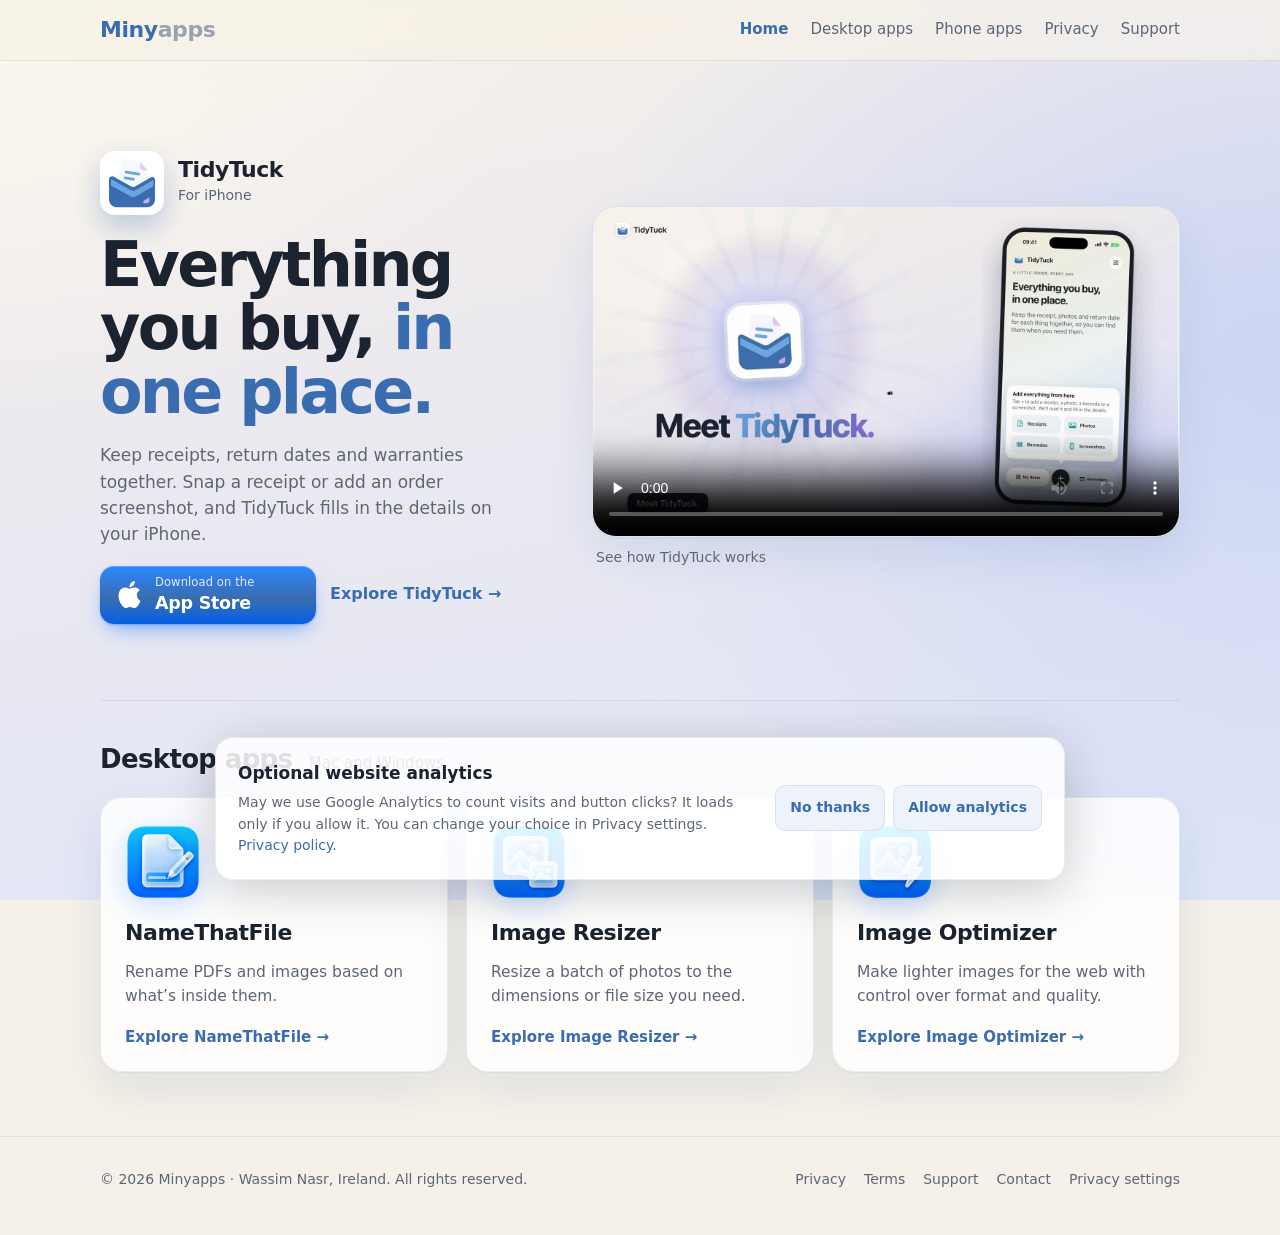
<file: home.html>
<!doctype html>
<html lang="en">
<head>
  <meta charset="utf-8">
  <meta http-equiv="Content-Security-Policy" content="default-src 'self'; script-src 'self' https://www.googletagmanager.com; script-src-attr 'none'; style-src 'self' 'unsafe-inline'; img-src 'self' data: https://www.googletagmanager.com https://*.google-analytics.com; connect-src 'self' https://www.googletagmanager.com https://*.google-analytics.com https://*.google.com; media-src 'self'; font-src 'self'; frame-src 'none'; object-src 'none'; base-uri 'none'; form-action 'none'">
  <meta name="referrer" content="strict-origin-when-cross-origin">
  <meta name="viewport" content="width=device-width, initial-scale=1">
  <title>Home | Minyapps</title>
  <link rel="canonical" href="https://minyapps.com/">
  <meta http-equiv="refresh" content="0; url=/">
  <script src="/site-routes.js?v=1"></script>
</head>
<body><p><a href="/">Go to Minyapps Home</a></p></body>
</html>
</file>
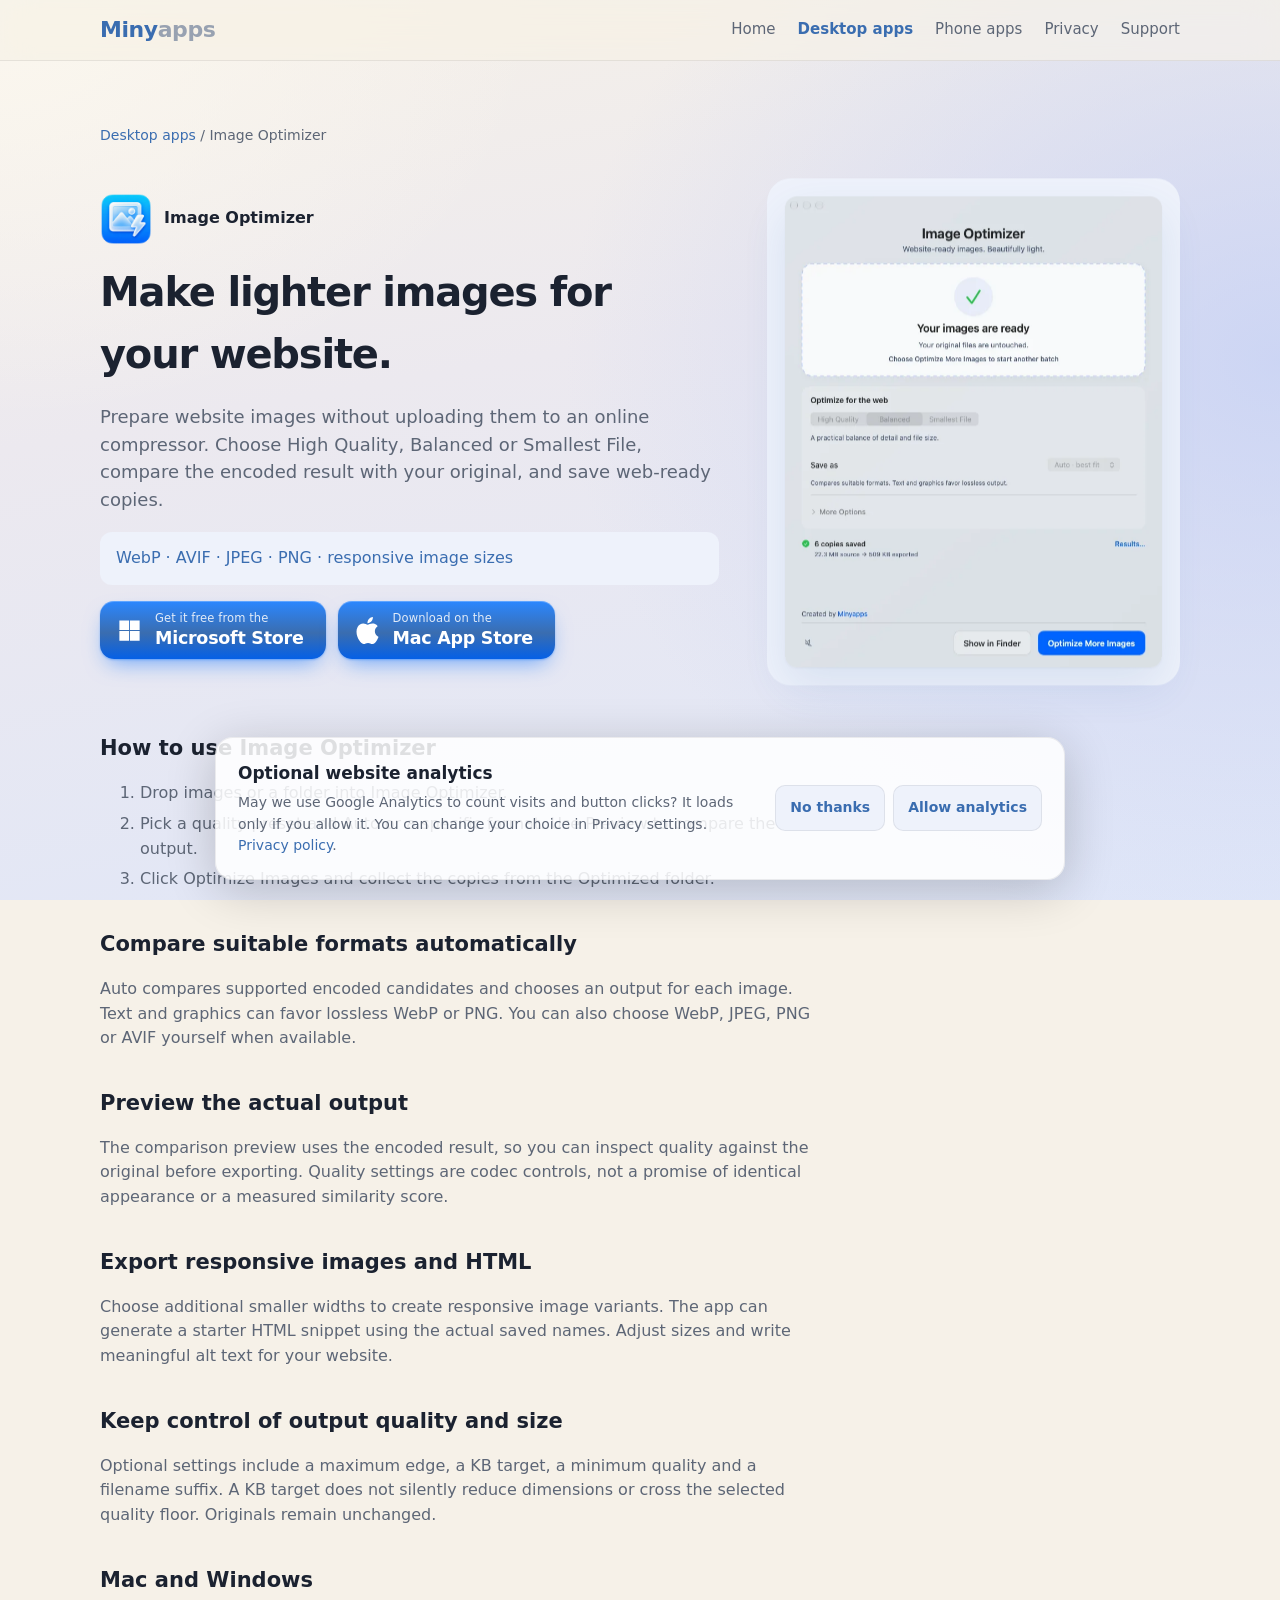
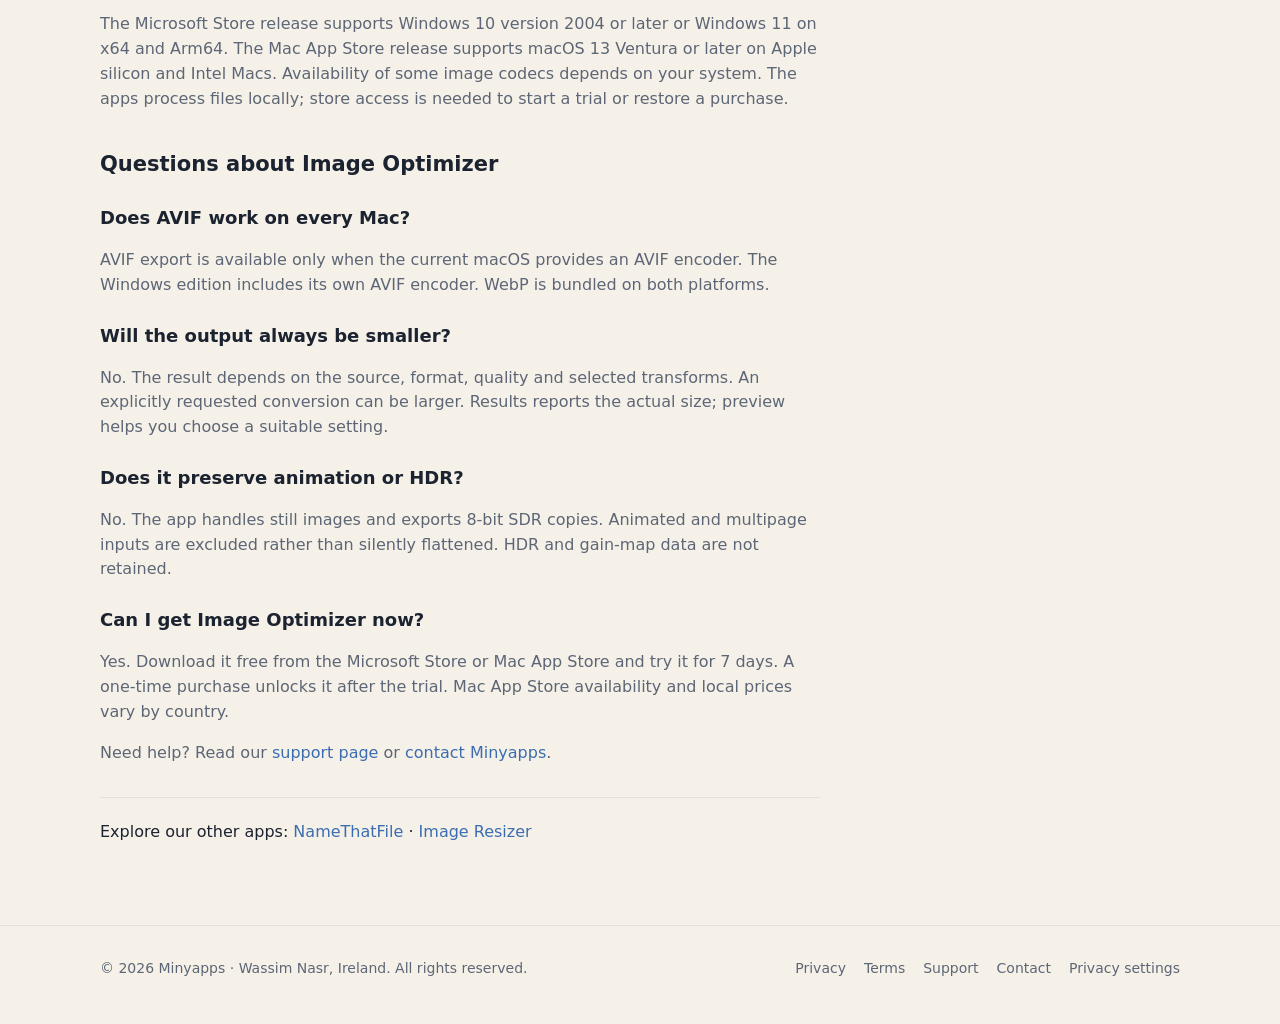
<file: image-optimizer.html>
<!doctype html>
<html lang="en">
<head>
  <meta charset="utf-8">
  <meta http-equiv="Content-Security-Policy" content="default-src 'self'; script-src 'self' https://www.googletagmanager.com; script-src-attr 'none'; style-src 'self' 'unsafe-inline'; img-src 'self' data: https://www.googletagmanager.com https://*.google-analytics.com; connect-src 'self' https://www.googletagmanager.com https://*.google-analytics.com https://*.google.com; media-src 'self'; font-src 'self'; frame-src 'none'; object-src 'none'; base-uri 'none'; form-action 'none'">
  <meta name="referrer" content="strict-origin-when-cross-origin">
  <meta name="viewport" content="width=device-width, initial-scale=1">
  <title>Image Optimizer | Free Download for Mac &amp; Windows</title>
  <meta name="description" content="Download Image Optimizer free for Mac and Windows. Create lighter WebP, AVIF, JPEG and PNG images, preview quality and try every feature before unlocking.">
  <link rel="canonical" href="https://minyapps.com/image-optimizer.html">
  <meta name="theme-color" content="#076eff">
  <meta property="og:type" content="website">
  <meta property="og:site_name" content="Minyapps">
  <meta property="og:url" content="https://minyapps.com/image-optimizer.html">
  <meta property="og:title" content="Image Optimizer | Free Download for Mac &amp; Windows">
  <meta property="og:description" content="Download Image Optimizer free for Mac and Windows. Create lighter WebP, AVIF, JPEG and PNG images, preview quality and try every feature before unlocking.">
  <meta property="og:image" content="https://minyapps.com/assets/share-card.png">
  <meta property="og:image:width" content="1200">
  <meta property="og:image:height" content="630">
  <meta name="twitter:card" content="summary_large_image">
  <meta name="twitter:title" content="Image Optimizer | Free Download for Mac &amp; Windows">
  <meta name="twitter:description" content="Download Image Optimizer free for Mac and Windows. Create lighter WebP, AVIF, JPEG and PNG images, preview quality and try every feature before unlocking.">
  <meta name="twitter:image" content="https://minyapps.com/assets/share-card.png">
  <link rel="icon" href="/favicon.ico" sizes="48x48">
  <link rel="icon" href="/favicon.svg?v=2" type="image/svg+xml">
  <link rel="icon" type="image/png" sizes="96x96" href="/assets/favicon-96.png?v=2">
  <link rel="icon" type="image/png" sizes="192x192" href="/assets/favicon-192.png?v=2">
  <link rel="apple-touch-icon" sizes="180x180" href="/assets/apple-touch-icon.png?v=2">
  <link rel="manifest" href="/site.webmanifest">
  <link rel="stylesheet" href="styles.css?v=22">
  <script type="application/ld+json">{
  "@context": "https://schema.org",
  "@graph": [
    {
      "@type": "WebPage",
      "@id": "https://minyapps.com/image-optimizer.html#page",
      "url": "https://minyapps.com/image-optimizer.html",
      "name": "Image Optimizer | Free Download for Mac & Windows",
      "description": "Download Image Optimizer free for Mac and Windows. Create lighter WebP, AVIF, JPEG and PNG images, preview quality and try every feature before unlocking.",
      "isPartOf": {
        "@id": "https://minyapps.com/#website"
      },
      "about": {
        "@id": "https://minyapps.com/image-optimizer.html#app"
      }
    },
    {
      "@type": "SoftwareApplication",
      "@id": "https://minyapps.com/image-optimizer.html#app",
      "name": "Image Optimizer",
      "url": "https://minyapps.com/image-optimizer.html",
      "description": "Prepare website images without uploading them to an online compressor. Choose High Quality, Balanced or Smallest File, compare the encoded result with your original, and save web-ready copies.",
      "applicationCategory": "MultimediaApplication",
      "operatingSystem": "macOS 13 or later; Windows 10 version 2004 or later; Windows 11",
      "image": "https://minyapps.com/assets/image-optimizer-icon.png",
      "publisher": {
        "@id": "https://minyapps.com/#org"
      }
    },
    {
      "@type": "BreadcrumbList",
      "itemListElement": [
        {
          "@type": "ListItem",
          "position": 1,
          "name": "Desktop apps",
          "item": "https://minyapps.com/desktop-apps.html"
        },
        {
          "@type": "ListItem",
          "position": 2,
          "name": "Image Optimizer",
          "item": "https://minyapps.com/image-optimizer.html"
        }
      ]
    }
  ]
}</script>
  <script defer src="analytics-config.js?v=1"></script>
  <script defer src="analytics.js?v=2"></script>
  <script defer src="/navigation.js?v=1"></script>
</head>
<body>
  <div class="top">
    <div class="wrap">
      <a class="brand" href="/">Min<span>y</span><span class="suffix">apps</span></a>
      <button type="button" class="menu-toggle" aria-expanded="false" aria-controls="main-navigation">
        <svg width="20" height="20" viewBox="0 0 24 24" fill="none" stroke="currentColor" stroke-width="2" stroke-linecap="round" aria-hidden="true"><path d="M4 6h16M4 12h16M4 18h16"/></svg>
        Menu
      </button>
      <nav id="main-navigation" aria-label="Main">
        <a href="/">Home</a>
        <a href="/desktop-apps.html" aria-current="true">Desktop apps</a>
        <a href="phone-apps.html">Phone apps</a>
        <a href="privacy.html">Privacy</a>
        <a href="support.html">Support</a>
      </nav>
    </div>
  </div>
  <main class="wrap page">
    <article class="product-page">
      <nav class="breadcrumbs" aria-label="Breadcrumb"><a href="/desktop-apps.html">Desktop apps</a> / Image Optimizer</nav>
      <div class="product-intro">
        <div>
          <p class="product-name"><img src="assets/image-optimizer-icon.png" alt="" width="52" height="52">Image Optimizer</p>
          <h1>Make lighter images for your website.</h1>
          <p class="product-lead">Prepare website images without uploading them to an online compressor. Choose High Quality, Balanced or Smallest File, compare the encoded result with your original, and save web-ready copies.</p>
          <p class="product-example">WebP · AVIF · JPEG · PNG · responsive image sizes</p>
          <div class="stores">
          <span class="store-soon"><a class="store" href="https://apps.microsoft.com/detail/9NF5MWLJXQD7?mode=direct" target="_blank" rel="noopener" aria-label="Get Image Optimizer free from the Microsoft Store"><svg viewBox="0 0 24 24" aria-hidden="true"><path fill="currentColor" d="M3 3h8.6v8.6H3zm9.4 0H21v8.6h-8.6zM3 12.4h8.6V21H3zm9.4 0H21V21h-8.6z"/></svg><span><small>Get it free from the</small><b>Microsoft Store</b></span></a><small class="soon-note" aria-hidden="true">&nbsp;</small></span>
          <span class="store-soon"><a class="store" href="https://apps.apple.com/app/id6828111751?mt=12" target="_blank" rel="noopener" data-app="Image Optimizer" data-store="mac" aria-label="Download Image Optimizer on the Mac App Store"><svg viewBox="0 0 24 24" aria-hidden="true"><path fill="currentColor" d="M12.152 6.896c-.948 0-2.415-1.078-3.96-1.04-2.04.027-3.91 1.183-4.961 3.014-2.117 3.675-.546 9.103 1.519 12.09 1.013 1.454 2.208 3.09 3.792 3.039 1.52-.065 2.09-.987 3.935-.987 1.831 0 2.35.987 3.96.948 1.637-.026 2.676-1.48 3.676-2.948 1.156-1.688 1.636-3.325 1.662-3.415-.039-.013-3.182-1.221-3.22-4.857-.026-3.04 2.48-4.494 2.597-4.559-1.429-2.09-3.623-2.324-4.39-2.376-2-.156-3.675 1.09-4.61 1.09zM15.53 3.83c.843-1.012 1.4-2.427 1.245-3.83-1.207.052-2.662.805-3.532 1.818-.78.896-1.454 2.338-1.273 3.714 1.338.104 2.715-.688 3.559-1.701"/></svg><span><small>Download on the</small><b>Mac App Store</b></span></a><small class="soon-note" aria-hidden="true">&nbsp;</small></span>
        </div>
        </div>
        <picture class="product-screenshot">
          <source media="(prefers-color-scheme: dark)" srcset="assets/demo/image-optimizer-dark-4.webp">
          <img src="assets/demo/image-optimizer-light-4.webp" alt="Image Optimizer showing the results of a completed batch" width="680" height="850" decoding="async">
        </picture>
      </div>
      <div class="product-copy">
        <h2>How to use Image Optimizer</h2>
        <ol><li>Drop images or a folder into Image Optimizer.</li>
<li>Pick a quality preset and Auto or a specific format. Use Preview to compare the output.</li>
<li>Click Optimize Images and collect the copies from the Optimized folder.</li></ol>
        <h2>Compare suitable formats automatically</h2><p>Auto compares supported encoded candidates and chooses an output for each image. Text and graphics can favor lossless WebP or PNG. You can also choose WebP, JPEG, PNG or AVIF yourself when available.</p>
<h2>Preview the actual output</h2><p>The comparison preview uses the encoded result, so you can inspect quality against the original before exporting. Quality settings are codec controls, not a promise of identical appearance or a measured similarity score.</p>
<h2>Export responsive images and HTML</h2><p>Choose additional smaller widths to create responsive image variants. The app can generate a starter HTML snippet using the actual saved names. Adjust sizes and write meaningful alt text for your website.</p>
<h2>Keep control of output quality and size</h2><p>Optional settings include a maximum edge, a KB target, a minimum quality and a filename suffix. A KB target does not silently reduce dimensions or cross the selected quality floor. Originals remain unchanged.</p>
        <h2>Mac and Windows</h2>
        <p>The Microsoft Store release supports Windows 10 version 2004 or later or Windows 11 on x64 and Arm64. The Mac App Store release supports macOS 13 Ventura or later on Apple silicon and Intel Macs. Availability of some image codecs depends on your system. The apps process files locally; store access is needed to start a trial or restore a purchase.</p>
        <h2>Questions about Image Optimizer</h2>
        <h3>Does AVIF work on every Mac?</h3><p>AVIF export is available only when the current macOS provides an AVIF encoder. The Windows edition includes its own AVIF encoder. WebP is bundled on both platforms.</p>
<h3>Will the output always be smaller?</h3><p>No. The result depends on the source, format, quality and selected transforms. An explicitly requested conversion can be larger. Results reports the actual size; preview helps you choose a suitable setting.</p>
<h3>Does it preserve animation or HDR?</h3><p>No. The app handles still images and exports 8-bit SDR copies. Animated and multipage inputs are excluded rather than silently flattened. HDR and gain-map data are not retained.</p>
<h3>Can I get Image Optimizer now?</h3><p>Yes. Download it free from the Microsoft Store or Mac App Store and try it for 7 days. A one-time purchase unlocks it after the trial. Mac App Store availability and local prices vary by country.</p>
        <p>Need help? Read our <a href="support.html">support page</a> or <a href="support.html#contact">contact Minyapps</a>.</p>
        <nav class="related-apps" aria-label="More Minyapps apps">Explore our other apps: <a href="namethatfile.html">NameThatFile</a> · <a href="image-resizer.html">Image Resizer</a></nav>
      </div>
    </article>
  </main>
  <footer>
    <div class="wrap">
      <span>© 2026 Minyapps · Wassim Nasr, Ireland. All rights reserved.</span>
      <nav aria-label="Footer">
        <a href="privacy.html">Privacy</a>
        <a href="terms.html">Terms</a>
        <a href="support.html">Support</a>
        <a href="support.html#contact">Contact</a>
      </nav>
    </div>
  </footer>
  <dialog id="soon" aria-labelledby="soon-title">
    <form method="dialog">
      <div class="soon-icon"><img id="soon-img" src="assets/namethatfile-icon.png" alt="" width="64" height="64"></div>
      <h3 id="soon-title">Almost here!</h3>
      <p id="soon-text"></p>
      <p class="soon-save"><b>Save this page</b> so you don’t miss it, and check back soon. <span id="soon-how">To bookmark it, press <kbd id="soon-keys">Ctrl + D</kbd>.</span></p>
      <div class="soon-actions">
        <button type="button" id="soon-bookmark" class="store">
          <svg viewBox="0 0 24 24" width="18" height="18" aria-hidden="true"><path fill="currentColor" d="M6 3h12a1 1 0 0 1 1 1v17l-7-4.5L5 21V4a1 1 0 0 1 1-1z"/></svg>
          <span id="soon-bookmark-label">Save this page</span>
        </button>
        <button class="soon-close" value="close">OK, I’ll check back</button>
      </div>
    </form>
  </dialog>
  <script src="site.js?v=6"></script>
  <script defer src="motion.js?v=1"></script>
</body>
</html>
</file>
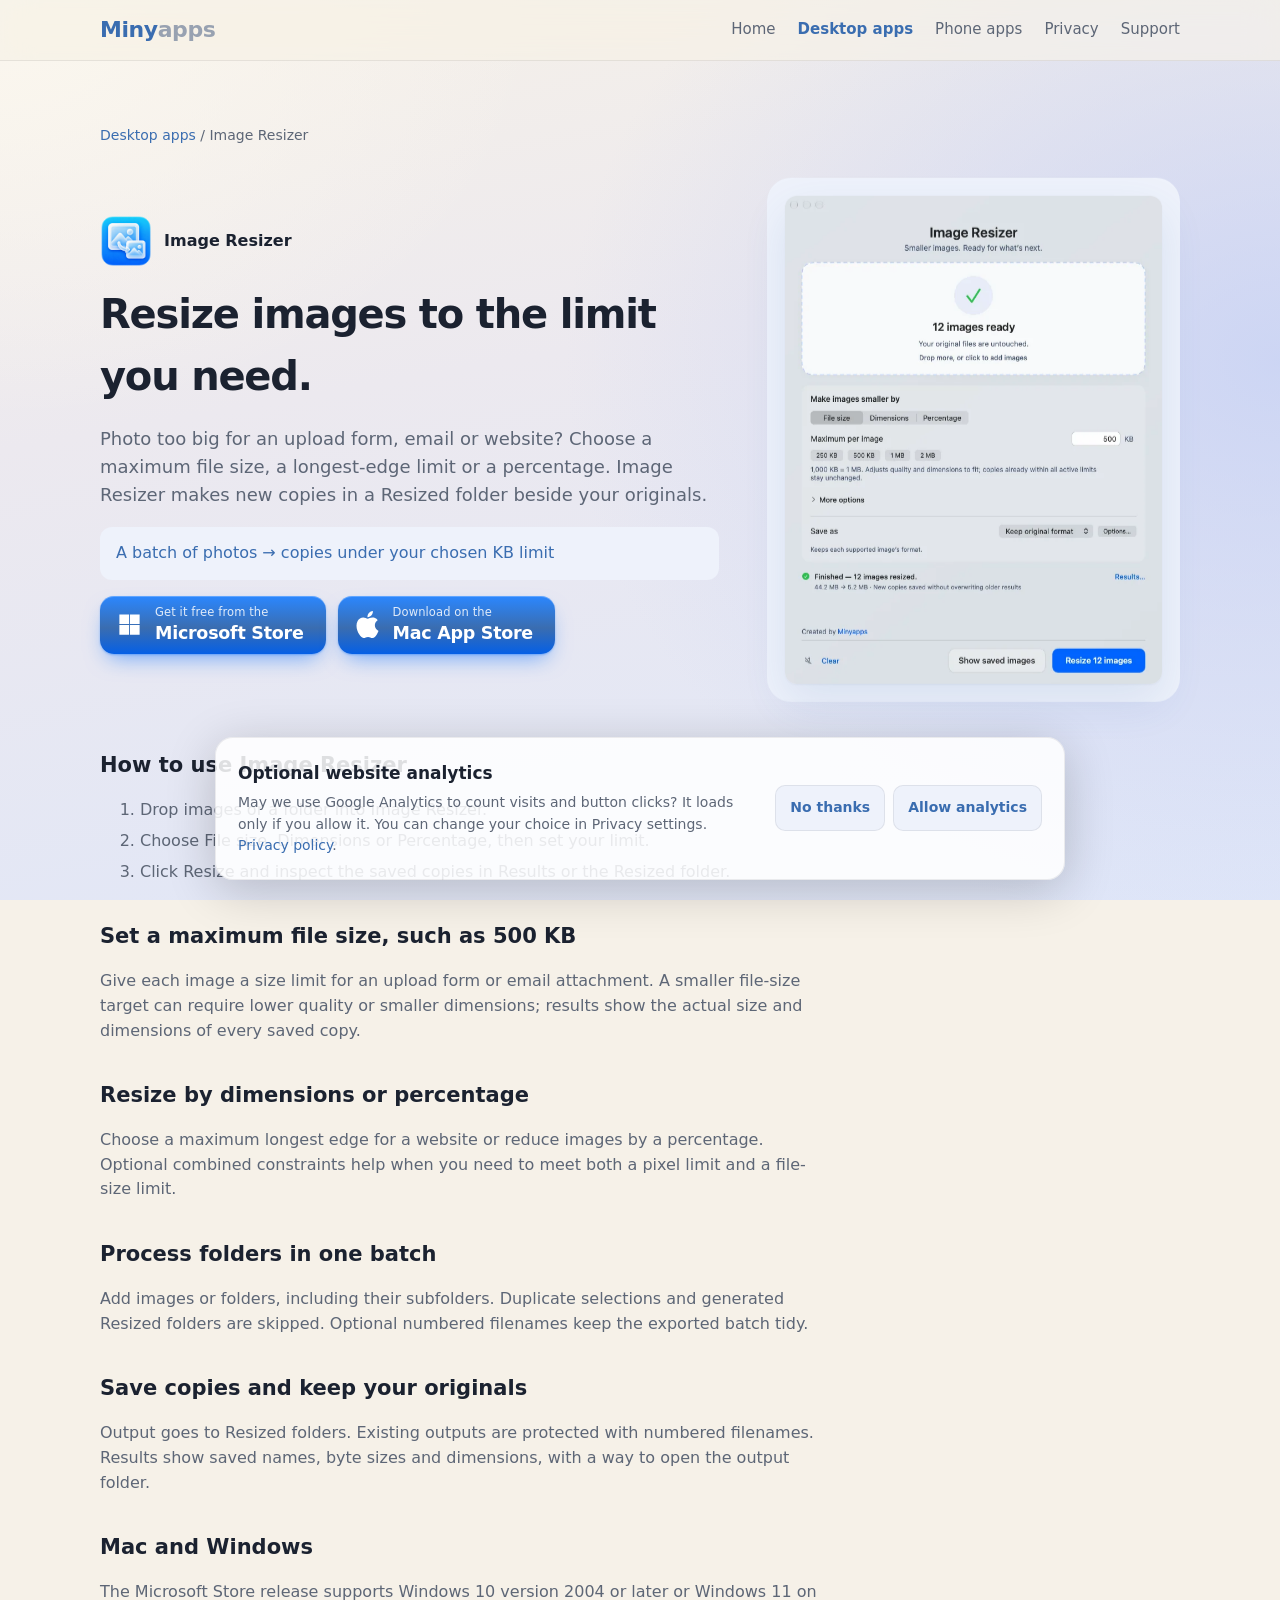
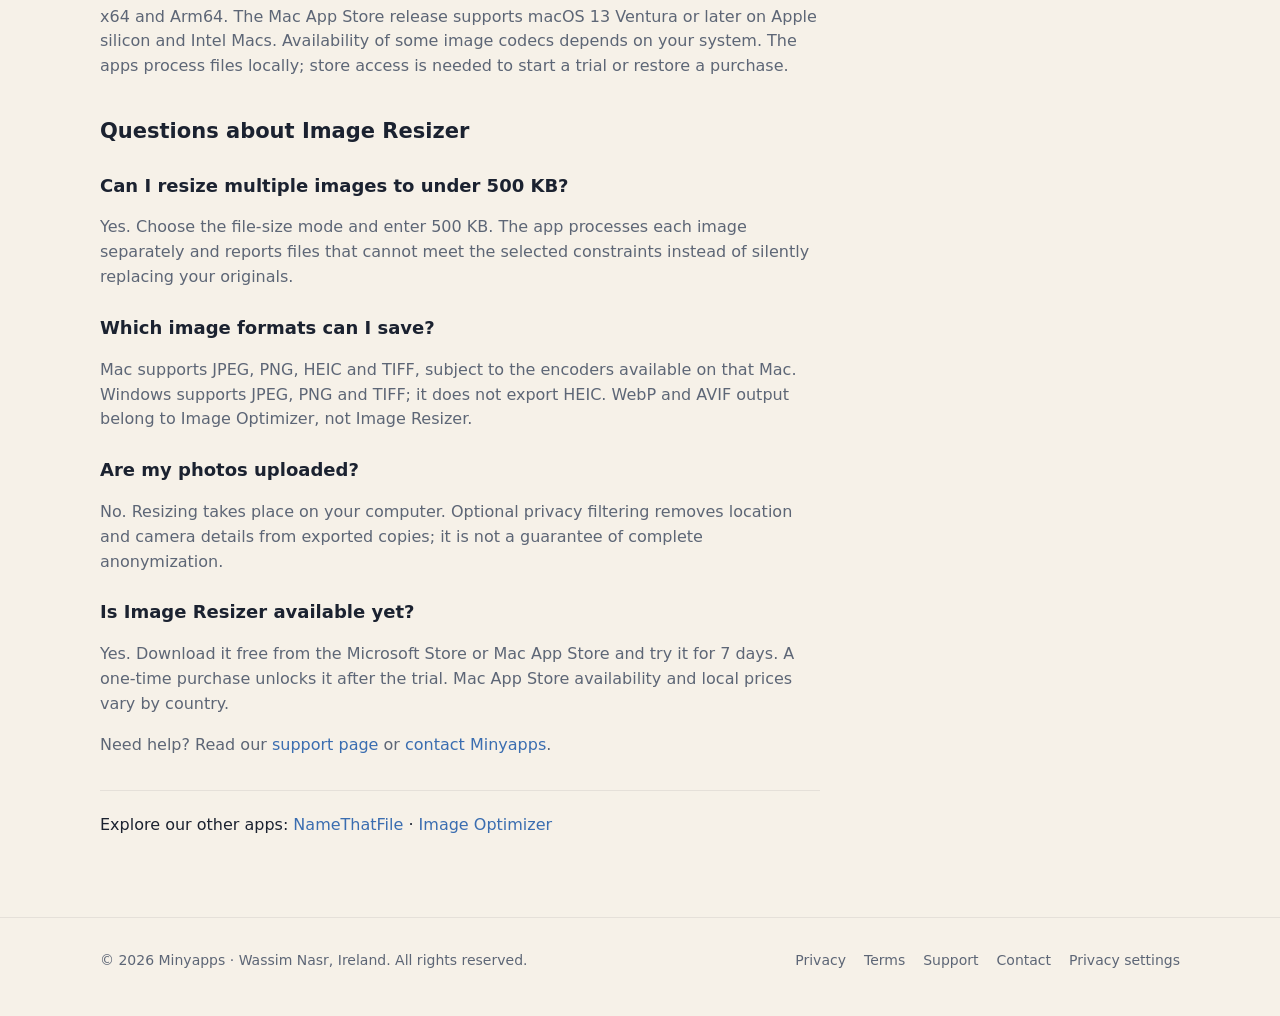
<file: image-resizer.html>
<!doctype html>
<html lang="en">
<head>
  <meta charset="utf-8">
  <meta http-equiv="Content-Security-Policy" content="default-src 'self'; script-src 'self' https://www.googletagmanager.com; script-src-attr 'none'; style-src 'self' 'unsafe-inline'; img-src 'self' data: https://www.googletagmanager.com https://*.google-analytics.com; connect-src 'self' https://www.googletagmanager.com https://*.google-analytics.com https://*.google.com; media-src 'self'; font-src 'self'; frame-src 'none'; object-src 'none'; base-uri 'none'; form-action 'none'">
  <meta name="referrer" content="strict-origin-when-cross-origin">
  <meta name="viewport" content="width=device-width, initial-scale=1">
  <title>Image Resizer | Free Download for Mac &amp; Windows</title>
  <meta name="description" content="Download Image Resizer free for Mac and Windows. Resize batches to a file-size or pixel limit, keep originals safe and try every feature before unlocking.">
  <link rel="canonical" href="https://minyapps.com/image-resizer.html">
  <meta name="theme-color" content="#076eff">
  <meta property="og:type" content="website">
  <meta property="og:site_name" content="Minyapps">
  <meta property="og:url" content="https://minyapps.com/image-resizer.html">
  <meta property="og:title" content="Image Resizer | Free Download for Mac &amp; Windows">
  <meta property="og:description" content="Download Image Resizer free for Mac and Windows. Resize batches to a file-size or pixel limit, keep originals safe and try every feature before unlocking.">
  <meta property="og:image" content="https://minyapps.com/assets/share-card.png">
  <meta property="og:image:width" content="1200">
  <meta property="og:image:height" content="630">
  <meta name="twitter:card" content="summary_large_image">
  <meta name="twitter:title" content="Image Resizer | Free Download for Mac &amp; Windows">
  <meta name="twitter:description" content="Download Image Resizer free for Mac and Windows. Resize batches to a file-size or pixel limit, keep originals safe and try every feature before unlocking.">
  <meta name="twitter:image" content="https://minyapps.com/assets/share-card.png">
  <link rel="icon" href="/favicon.ico" sizes="48x48">
  <link rel="icon" href="/favicon.svg?v=2" type="image/svg+xml">
  <link rel="icon" type="image/png" sizes="96x96" href="/assets/favicon-96.png?v=2">
  <link rel="icon" type="image/png" sizes="192x192" href="/assets/favicon-192.png?v=2">
  <link rel="apple-touch-icon" sizes="180x180" href="/assets/apple-touch-icon.png?v=2">
  <link rel="manifest" href="/site.webmanifest">
  <link rel="stylesheet" href="styles.css?v=22">
  <script type="application/ld+json">{
  "@context": "https://schema.org",
  "@graph": [
    {
      "@type": "WebPage",
      "@id": "https://minyapps.com/image-resizer.html#page",
      "url": "https://minyapps.com/image-resizer.html",
      "name": "Image Resizer | Free Download for Mac & Windows",
      "description": "Download Image Resizer free for Mac and Windows. Resize batches to a file-size or pixel limit, keep originals safe and try every feature before unlocking.",
      "isPartOf": {
        "@id": "https://minyapps.com/#website"
      },
      "about": {
        "@id": "https://minyapps.com/image-resizer.html#app"
      }
    },
    {
      "@type": "SoftwareApplication",
      "@id": "https://minyapps.com/image-resizer.html#app",
      "name": "Image Resizer",
      "url": "https://minyapps.com/image-resizer.html",
      "description": "Photo too big for an upload form, email or website? Choose a maximum file size, a longest-edge limit or a percentage. Image Resizer makes new copies in a Resized folder beside your originals.",
      "applicationCategory": "MultimediaApplication",
      "operatingSystem": "macOS 13 or later; Windows 10 version 2004 or later; Windows 11",
      "image": "https://minyapps.com/assets/image-resizer-icon.png",
      "publisher": {
        "@id": "https://minyapps.com/#org"
      }
    },
    {
      "@type": "BreadcrumbList",
      "itemListElement": [
        {
          "@type": "ListItem",
          "position": 1,
          "name": "Desktop apps",
          "item": "https://minyapps.com/desktop-apps.html"
        },
        {
          "@type": "ListItem",
          "position": 2,
          "name": "Image Resizer",
          "item": "https://minyapps.com/image-resizer.html"
        }
      ]
    }
  ]
}</script>
  <script defer src="analytics-config.js?v=1"></script>
  <script defer src="analytics.js?v=2"></script>
  <script defer src="/navigation.js?v=1"></script>
</head>
<body>
  <div class="top">
    <div class="wrap">
      <a class="brand" href="/">Min<span>y</span><span class="suffix">apps</span></a>
      <button type="button" class="menu-toggle" aria-expanded="false" aria-controls="main-navigation">
        <svg width="20" height="20" viewBox="0 0 24 24" fill="none" stroke="currentColor" stroke-width="2" stroke-linecap="round" aria-hidden="true"><path d="M4 6h16M4 12h16M4 18h16"/></svg>
        Menu
      </button>
      <nav id="main-navigation" aria-label="Main">
        <a href="/">Home</a>
        <a href="/desktop-apps.html" aria-current="true">Desktop apps</a>
        <a href="phone-apps.html">Phone apps</a>
        <a href="privacy.html">Privacy</a>
        <a href="support.html">Support</a>
      </nav>
    </div>
  </div>
  <main class="wrap page">
    <article class="product-page">
      <nav class="breadcrumbs" aria-label="Breadcrumb"><a href="/desktop-apps.html">Desktop apps</a> / Image Resizer</nav>
      <div class="product-intro">
        <div>
          <p class="product-name"><img src="assets/image-resizer-icon.png" alt="" width="52" height="52">Image Resizer</p>
          <h1>Resize images to the limit you need.</h1>
          <p class="product-lead">Photo too big for an upload form, email or website? Choose a maximum file size, a longest-edge limit or a percentage. Image Resizer makes new copies in a Resized folder beside your originals.</p>
          <p class="product-example">A batch of photos → copies under your chosen KB limit</p>
          <div class="stores">
          <span class="store-soon"><a class="store" href="https://apps.microsoft.com/detail/9NPBX7G7VQWM?mode=direct" target="_blank" rel="noopener" aria-label="Get Image Resizer free from the Microsoft Store"><svg viewBox="0 0 24 24" aria-hidden="true"><path fill="currentColor" d="M3 3h8.6v8.6H3zm9.4 0H21v8.6h-8.6zM3 12.4h8.6V21H3zm9.4 0H21V21h-8.6z"/></svg><span><small>Get it free from the</small><b>Microsoft Store</b></span></a><small class="soon-note" aria-hidden="true">&nbsp;</small></span>
          <span class="store-soon"><a class="store" href="https://apps.apple.com/app/id6828111102?mt=12" target="_blank" rel="noopener" data-app="Image Resizer" data-store="mac" aria-label="Download Image Resizer on the Mac App Store"><svg viewBox="0 0 24 24" aria-hidden="true"><path fill="currentColor" d="M12.152 6.896c-.948 0-2.415-1.078-3.96-1.04-2.04.027-3.91 1.183-4.961 3.014-2.117 3.675-.546 9.103 1.519 12.09 1.013 1.454 2.208 3.09 3.792 3.039 1.52-.065 2.09-.987 3.935-.987 1.831 0 2.35.987 3.96.948 1.637-.026 2.676-1.48 3.676-2.948 1.156-1.688 1.636-3.325 1.662-3.415-.039-.013-3.182-1.221-3.22-4.857-.026-3.04 2.48-4.494 2.597-4.559-1.429-2.09-3.623-2.324-4.39-2.376-2-.156-3.675 1.09-4.61 1.09zM15.53 3.83c.843-1.012 1.4-2.427 1.245-3.83-1.207.052-2.662.805-3.532 1.818-.78.896-1.454 2.338-1.273 3.714 1.338.104 2.715-.688 3.559-1.701"/></svg><span><small>Download on the</small><b>Mac App Store</b></span></a><small class="soon-note" aria-hidden="true">&nbsp;</small></span>
        </div>
        </div>
        <picture class="product-screenshot">
          <source media="(prefers-color-scheme: dark)" srcset="assets/demo/image-resizer-dark-4.webp">
          <img src="assets/demo/image-resizer-light-4.webp" alt="Image Resizer showing the results of a completed batch" width="680" height="850" decoding="async">
        </picture>
      </div>
      <div class="product-copy">
        <h2>How to use Image Resizer</h2>
        <ol><li>Drop images or a folder into Image Resizer.</li>
<li>Choose File size, Dimensions or Percentage, then set your limit.</li>
<li>Click Resize and inspect the saved copies in Results or the Resized folder.</li></ol>
        <h2>Set a maximum file size, such as 500 KB</h2><p>Give each image a size limit for an upload form or email attachment. A smaller file-size target can require lower quality or smaller dimensions; results show the actual size and dimensions of every saved copy.</p>
<h2>Resize by dimensions or percentage</h2><p>Choose a maximum longest edge for a website or reduce images by a percentage. Optional combined constraints help when you need to meet both a pixel limit and a file-size limit.</p>
<h2>Process folders in one batch</h2><p>Add images or folders, including their subfolders. Duplicate selections and generated Resized folders are skipped. Optional numbered filenames keep the exported batch tidy.</p>
<h2>Save copies and keep your originals</h2><p>Output goes to Resized folders. Existing outputs are protected with numbered filenames. Results show saved names, byte sizes and dimensions, with a way to open the output folder.</p>
        <h2>Mac and Windows</h2>
        <p>The Microsoft Store release supports Windows 10 version 2004 or later or Windows 11 on x64 and Arm64. The Mac App Store release supports macOS 13 Ventura or later on Apple silicon and Intel Macs. Availability of some image codecs depends on your system. The apps process files locally; store access is needed to start a trial or restore a purchase.</p>
        <h2>Questions about Image Resizer</h2>
        <h3>Can I resize multiple images to under 500 KB?</h3><p>Yes. Choose the file-size mode and enter 500 KB. The app processes each image separately and reports files that cannot meet the selected constraints instead of silently replacing your originals.</p>
<h3>Which image formats can I save?</h3><p>Mac supports JPEG, PNG, HEIC and TIFF, subject to the encoders available on that Mac. Windows supports JPEG, PNG and TIFF; it does not export HEIC. WebP and AVIF output belong to Image Optimizer, not Image Resizer.</p>
<h3>Are my photos uploaded?</h3><p>No. Resizing takes place on your computer. Optional privacy filtering removes location and camera details from exported copies; it is not a guarantee of complete anonymization.</p>
<h3>Is Image Resizer available yet?</h3><p>Yes. Download it free from the Microsoft Store or Mac App Store and try it for 7 days. A one-time purchase unlocks it after the trial. Mac App Store availability and local prices vary by country.</p>
        <p>Need help? Read our <a href="support.html">support page</a> or <a href="support.html#contact">contact Minyapps</a>.</p>
        <nav class="related-apps" aria-label="More Minyapps apps">Explore our other apps: <a href="namethatfile.html">NameThatFile</a> · <a href="image-optimizer.html">Image Optimizer</a></nav>
      </div>
    </article>
  </main>
  <footer>
    <div class="wrap">
      <span>© 2026 Minyapps · Wassim Nasr, Ireland. All rights reserved.</span>
      <nav aria-label="Footer">
        <a href="privacy.html">Privacy</a>
        <a href="terms.html">Terms</a>
        <a href="support.html">Support</a>
        <a href="support.html#contact">Contact</a>
      </nav>
    </div>
  </footer>
  <dialog id="soon" aria-labelledby="soon-title">
    <form method="dialog">
      <div class="soon-icon"><img id="soon-img" src="assets/namethatfile-icon.png" alt="" width="64" height="64"></div>
      <h3 id="soon-title">Almost here!</h3>
      <p id="soon-text"></p>
      <p class="soon-save"><b>Save this page</b> so you don’t miss it, and check back soon. <span id="soon-how">To bookmark it, press <kbd id="soon-keys">Ctrl + D</kbd>.</span></p>
      <div class="soon-actions">
        <button type="button" id="soon-bookmark" class="store">
          <svg viewBox="0 0 24 24" width="18" height="18" aria-hidden="true"><path fill="currentColor" d="M6 3h12a1 1 0 0 1 1 1v17l-7-4.5L5 21V4a1 1 0 0 1 1-1z"/></svg>
          <span id="soon-bookmark-label">Save this page</span>
        </button>
        <button class="soon-close" value="close">OK, I’ll check back</button>
      </div>
    </form>
  </dialog>
  <script src="site.js?v=6"></script>
  <script defer src="motion.js?v=1"></script>
</body>
</html>
</file>
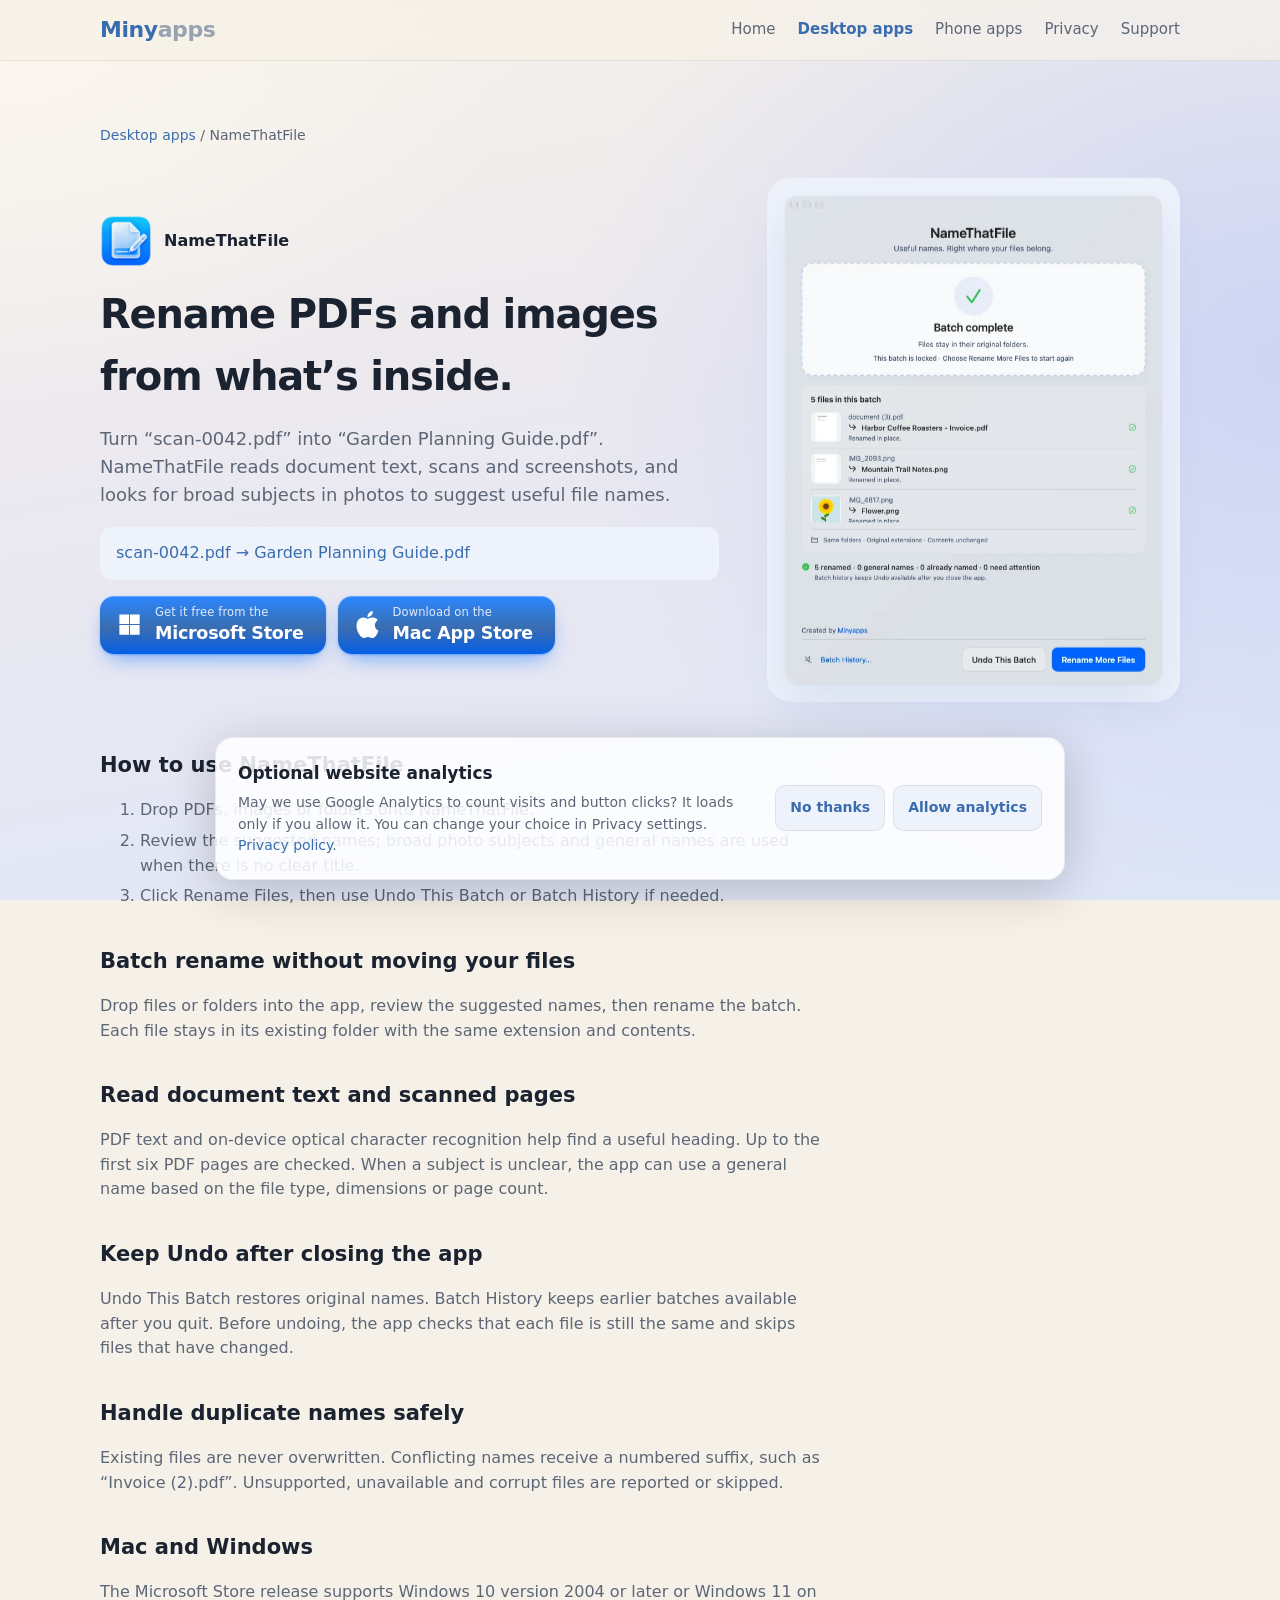
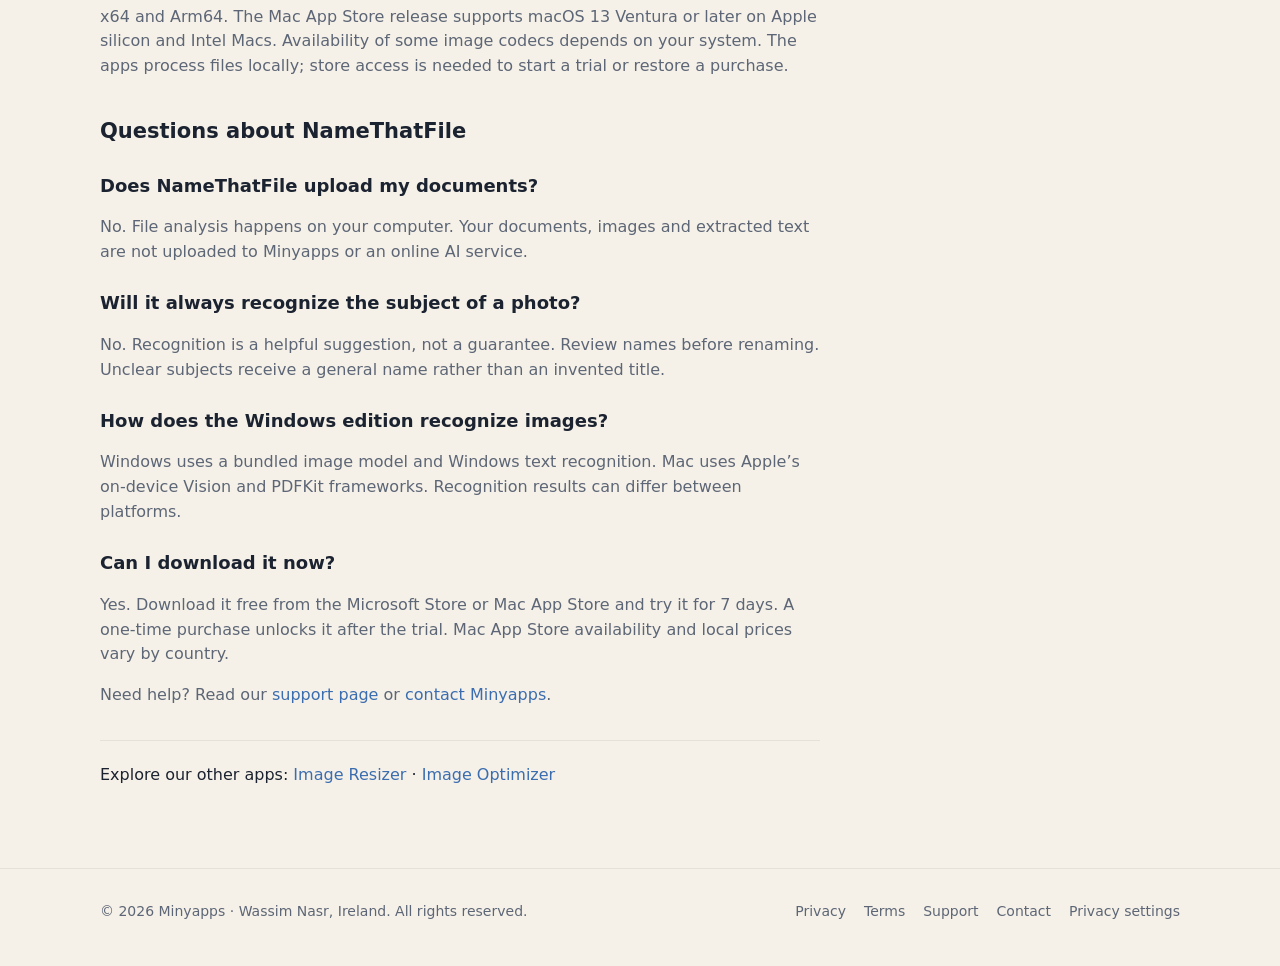
<file: namethatfile.html>
<!doctype html>
<html lang="en">
<head>
  <meta charset="utf-8">
  <meta http-equiv="Content-Security-Policy" content="default-src 'self'; script-src 'self' https://www.googletagmanager.com; script-src-attr 'none'; style-src 'self' 'unsafe-inline'; img-src 'self' data: https://www.googletagmanager.com https://*.google-analytics.com; connect-src 'self' https://www.googletagmanager.com https://*.google-analytics.com https://*.google.com; media-src 'self'; font-src 'self'; frame-src 'none'; object-src 'none'; base-uri 'none'; form-action 'none'">
  <meta name="referrer" content="strict-origin-when-cross-origin">
  <meta name="viewport" content="width=device-width, initial-scale=1">
  <title>NameThatFile | Free Download for Mac &amp; Windows</title>
  <meta name="description" content="Download NameThatFile free for Mac and Windows. Rename PDFs and images by their contents, process batches locally and try every feature before unlocking.">
  <link rel="canonical" href="https://minyapps.com/namethatfile.html">
  <meta name="theme-color" content="#076eff">
  <meta property="og:type" content="website">
  <meta property="og:site_name" content="Minyapps">
  <meta property="og:url" content="https://minyapps.com/namethatfile.html">
  <meta property="og:title" content="NameThatFile | Free Download for Mac &amp; Windows">
  <meta property="og:description" content="Download NameThatFile free for Mac and Windows. Rename PDFs and images by their contents, process batches locally and try every feature before unlocking.">
  <meta property="og:image" content="https://minyapps.com/assets/share-card.png">
  <meta property="og:image:width" content="1200">
  <meta property="og:image:height" content="630">
  <meta name="twitter:card" content="summary_large_image">
  <meta name="twitter:title" content="NameThatFile | Free Download for Mac &amp; Windows">
  <meta name="twitter:description" content="Download NameThatFile free for Mac and Windows. Rename PDFs and images by their contents, process batches locally and try every feature before unlocking.">
  <meta name="twitter:image" content="https://minyapps.com/assets/share-card.png">
  <link rel="icon" href="/favicon.ico" sizes="48x48">
  <link rel="icon" href="/favicon.svg?v=2" type="image/svg+xml">
  <link rel="icon" type="image/png" sizes="96x96" href="/assets/favicon-96.png?v=2">
  <link rel="icon" type="image/png" sizes="192x192" href="/assets/favicon-192.png?v=2">
  <link rel="apple-touch-icon" sizes="180x180" href="/assets/apple-touch-icon.png?v=2">
  <link rel="manifest" href="/site.webmanifest">
  <link rel="stylesheet" href="styles.css?v=22">
  <script type="application/ld+json">{
  "@context": "https://schema.org",
  "@graph": [
    {
      "@type": "WebPage",
      "@id": "https://minyapps.com/namethatfile.html#page",
      "url": "https://minyapps.com/namethatfile.html",
      "name": "NameThatFile | Free Download for Mac & Windows",
      "description": "Download NameThatFile free for Mac and Windows. Rename PDFs and images by their contents, process batches locally and try every feature before unlocking.",
      "isPartOf": {
        "@id": "https://minyapps.com/#website"
      },
      "about": {
        "@id": "https://minyapps.com/namethatfile.html#app"
      }
    },
    {
      "@type": "SoftwareApplication",
      "@id": "https://minyapps.com/namethatfile.html#app",
      "name": "NameThatFile",
      "url": "https://minyapps.com/namethatfile.html",
      "description": "Turn “scan-0042.pdf” into “Garden Planning Guide.pdf”. NameThatFile reads document text, scans and screenshots, and looks for broad subjects in photos to suggest useful file names.",
      "applicationCategory": "ProductivityApplication",
      "operatingSystem": "macOS 13 or later; Windows 10 version 2004 or later; Windows 11",
      "image": "https://minyapps.com/assets/namethatfile-icon.png",
      "publisher": {
        "@id": "https://minyapps.com/#org"
      }
    },
    {
      "@type": "BreadcrumbList",
      "itemListElement": [
        {
          "@type": "ListItem",
          "position": 1,
          "name": "Desktop apps",
          "item": "https://minyapps.com/desktop-apps.html"
        },
        {
          "@type": "ListItem",
          "position": 2,
          "name": "NameThatFile",
          "item": "https://minyapps.com/namethatfile.html"
        }
      ]
    }
  ]
}</script>
  <script defer src="analytics-config.js?v=1"></script>
  <script defer src="analytics.js?v=2"></script>
  <script defer src="/navigation.js?v=1"></script>
</head>
<body>
  <div class="top">
    <div class="wrap">
      <a class="brand" href="/">Min<span>y</span><span class="suffix">apps</span></a>
      <button type="button" class="menu-toggle" aria-expanded="false" aria-controls="main-navigation">
        <svg width="20" height="20" viewBox="0 0 24 24" fill="none" stroke="currentColor" stroke-width="2" stroke-linecap="round" aria-hidden="true"><path d="M4 6h16M4 12h16M4 18h16"/></svg>
        Menu
      </button>
      <nav id="main-navigation" aria-label="Main">
        <a href="/">Home</a>
        <a href="/desktop-apps.html" aria-current="true">Desktop apps</a>
        <a href="phone-apps.html">Phone apps</a>
        <a href="privacy.html">Privacy</a>
        <a href="support.html">Support</a>
      </nav>
    </div>
  </div>
  <main class="wrap page">
    <article class="product-page">
      <nav class="breadcrumbs" aria-label="Breadcrumb"><a href="/desktop-apps.html">Desktop apps</a> / NameThatFile</nav>
      <div class="product-intro">
        <div>
          <p class="product-name"><img src="assets/namethatfile-icon.png" alt="" width="52" height="52">NameThatFile</p>
          <h1>Rename PDFs and images from what’s inside.</h1>
          <p class="product-lead">Turn “scan-0042.pdf” into “Garden Planning Guide.pdf”. NameThatFile reads document text, scans and screenshots, and looks for broad subjects in photos to suggest useful file names.</p>
          <p class="product-example">scan-0042.pdf → Garden Planning Guide.pdf</p>
          <div class="stores">
          <span class="store-soon"><a class="store" href="https://apps.microsoft.com/detail/9N58D9FD21XR?mode=direct" target="_blank" rel="noopener" aria-label="Get NameThatFile free from the Microsoft Store"><svg viewBox="0 0 24 24" aria-hidden="true"><path fill="currentColor" d="M3 3h8.6v8.6H3zm9.4 0H21v8.6h-8.6zM3 12.4h8.6V21H3zm9.4 0H21V21h-8.6z"/></svg><span><small>Get it free from the</small><b>Microsoft Store</b></span></a><small class="soon-note" aria-hidden="true">&nbsp;</small></span>
          <span class="store-soon"><a class="store" href="https://apps.apple.com/app/id6828109756?mt=12" target="_blank" rel="noopener" data-app="NameThatFile" data-store="mac" aria-label="Download NameThatFile on the Mac App Store"><svg viewBox="0 0 24 24" aria-hidden="true"><path fill="currentColor" d="M12.152 6.896c-.948 0-2.415-1.078-3.96-1.04-2.04.027-3.91 1.183-4.961 3.014-2.117 3.675-.546 9.103 1.519 12.09 1.013 1.454 2.208 3.09 3.792 3.039 1.52-.065 2.09-.987 3.935-.987 1.831 0 2.35.987 3.96.948 1.637-.026 2.676-1.48 3.676-2.948 1.156-1.688 1.636-3.325 1.662-3.415-.039-.013-3.182-1.221-3.22-4.857-.026-3.04 2.48-4.494 2.597-4.559-1.429-2.09-3.623-2.324-4.39-2.376-2-.156-3.675 1.09-4.61 1.09zM15.53 3.83c.843-1.012 1.4-2.427 1.245-3.83-1.207.052-2.662.805-3.532 1.818-.78.896-1.454 2.338-1.273 3.714 1.338.104 2.715-.688 3.559-1.701"/></svg><span><small>Download on the</small><b>Mac App Store</b></span></a><small class="soon-note" aria-hidden="true">&nbsp;</small></span>
        </div>
        </div>
        <picture class="product-screenshot">
          <source media="(prefers-color-scheme: dark)" srcset="assets/demo/namethatfile-dark-4.webp">
          <img src="assets/demo/namethatfile-light-4.webp" alt="NameThatFile showing the results of a completed batch" width="680" height="882" decoding="async">
        </picture>
      </div>
      <div class="product-copy">
        <h2>How to use NameThatFile</h2>
        <ol><li>Drop PDFs, images or folders onto NameThatFile.</li>
<li>Review the suggested names; broad photo subjects and general names are used when there is no clear title.</li>
<li>Click Rename Files, then use Undo This Batch or Batch History if needed.</li></ol>
        <h2>Batch rename without moving your files</h2><p>Drop files or folders into the app, review the suggested names, then rename the batch. Each file stays in its existing folder with the same extension and contents.</p>
<h2>Read document text and scanned pages</h2><p>PDF text and on-device optical character recognition help find a useful heading. Up to the first six PDF pages are checked. When a subject is unclear, the app can use a general name based on the file type, dimensions or page count.</p>
<h2>Keep Undo after closing the app</h2><p>Undo This Batch restores original names. Batch History keeps earlier batches available after you quit. Before undoing, the app checks that each file is still the same and skips files that have changed.</p>
<h2>Handle duplicate names safely</h2><p>Existing files are never overwritten. Conflicting names receive a numbered suffix, such as “Invoice (2).pdf”. Unsupported, unavailable and corrupt files are reported or skipped.</p>
        <h2>Mac and Windows</h2>
        <p>The Microsoft Store release supports Windows 10 version 2004 or later or Windows 11 on x64 and Arm64. The Mac App Store release supports macOS 13 Ventura or later on Apple silicon and Intel Macs. Availability of some image codecs depends on your system. The apps process files locally; store access is needed to start a trial or restore a purchase.</p>
        <h2>Questions about NameThatFile</h2>
        <h3>Does NameThatFile upload my documents?</h3><p>No. File analysis happens on your computer. Your documents, images and extracted text are not uploaded to Minyapps or an online AI service.</p>
<h3>Will it always recognize the subject of a photo?</h3><p>No. Recognition is a helpful suggestion, not a guarantee. Review names before renaming. Unclear subjects receive a general name rather than an invented title.</p>
<h3>How does the Windows edition recognize images?</h3><p>Windows uses a bundled image model and Windows text recognition. Mac uses Apple’s on-device Vision and PDFKit frameworks. Recognition results can differ between platforms.</p>
<h3>Can I download it now?</h3><p>Yes. Download it free from the Microsoft Store or Mac App Store and try it for 7 days. A one-time purchase unlocks it after the trial. Mac App Store availability and local prices vary by country.</p>
        <p>Need help? Read our <a href="support.html">support page</a> or <a href="support.html#contact">contact Minyapps</a>.</p>
        <nav class="related-apps" aria-label="More Minyapps apps">Explore our other apps: <a href="image-resizer.html">Image Resizer</a> · <a href="image-optimizer.html">Image Optimizer</a></nav>
      </div>
    </article>
  </main>
  <footer>
    <div class="wrap">
      <span>© 2026 Minyapps · Wassim Nasr, Ireland. All rights reserved.</span>
      <nav aria-label="Footer">
        <a href="privacy.html">Privacy</a>
        <a href="terms.html">Terms</a>
        <a href="support.html">Support</a>
        <a href="support.html#contact">Contact</a>
      </nav>
    </div>
  </footer>
  <dialog id="soon" aria-labelledby="soon-title">
    <form method="dialog">
      <div class="soon-icon"><img id="soon-img" src="assets/namethatfile-icon.png" alt="" width="64" height="64"></div>
      <h3 id="soon-title">Almost here!</h3>
      <p id="soon-text"></p>
      <p class="soon-save"><b>Save this page</b> so you don’t miss it, and check back soon. <span id="soon-how">To bookmark it, press <kbd id="soon-keys">Ctrl + D</kbd>.</span></p>
      <div class="soon-actions">
        <button type="button" id="soon-bookmark" class="store">
          <svg viewBox="0 0 24 24" width="18" height="18" aria-hidden="true"><path fill="currentColor" d="M6 3h12a1 1 0 0 1 1 1v17l-7-4.5L5 21V4a1 1 0 0 1 1-1z"/></svg>
          <span id="soon-bookmark-label">Save this page</span>
        </button>
        <button class="soon-close" value="close">OK, I’ll check back</button>
      </div>
    </form>
  </dialog>
  <script src="site.js?v=6"></script>
  <script defer src="motion.js?v=1"></script>
</body>
</html>
</file>
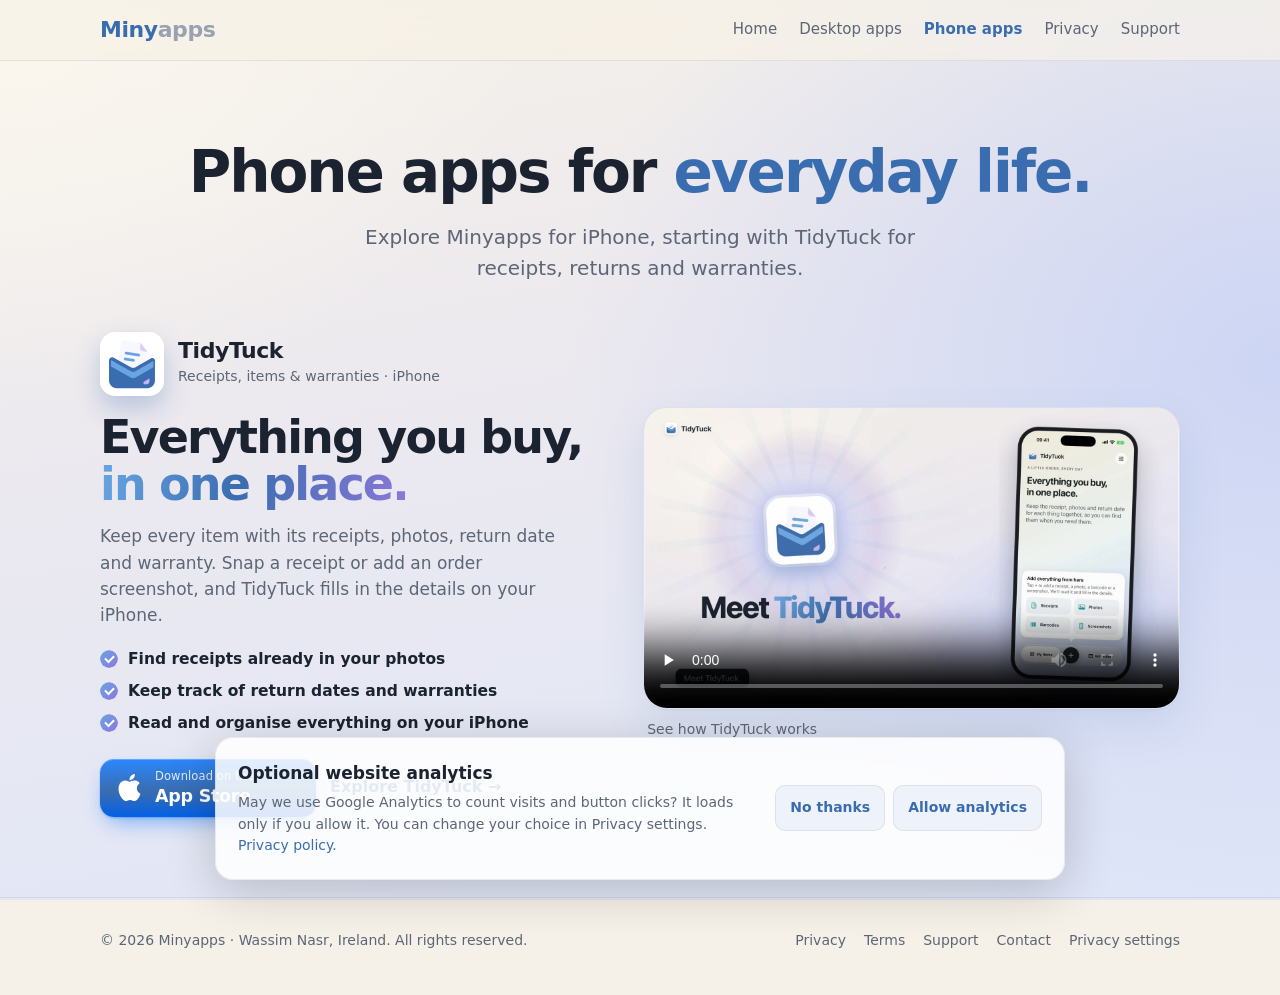
<file: phone-apps.html>
<!doctype html>
<html lang="en">
<head>
  <meta charset="utf-8">
  <meta http-equiv="Content-Security-Policy" content="default-src 'self'; script-src 'self' https://www.googletagmanager.com; script-src-attr 'none'; style-src 'self' 'unsafe-inline'; img-src 'self' data: https://www.googletagmanager.com https://*.google-analytics.com; connect-src 'self' https://www.googletagmanager.com https://*.google-analytics.com https://*.google.com; media-src 'self'; font-src 'self'; frame-src 'none'; object-src 'none'; base-uri 'none'; form-action 'none'">
  <meta name="referrer" content="strict-origin-when-cross-origin">
  <meta name="viewport" content="width=device-width, initial-scale=1">
  <title>Phone Apps for iPhone | Minyapps</title>
  <meta name="description" content="Discover TidyTuck for iPhone, now on the App Store. Keep receipts, return dates and warranties together. Free for your first 4 items, then unlock once. No subscription.">
  <link rel="canonical" href="https://minyapps.com/phone-apps.html">
  <meta name="google-site-verification" content="kemRodjJN62SDvYJ9C0ojbIFePI_NqC3s8vqWaEHpLI">
  <meta name="theme-color" content="#f6f1e8">
  <meta property="og:type" content="website">
  <meta property="og:site_name" content="Minyapps">
  <meta property="og:url" content="https://minyapps.com/phone-apps.html">
  <meta property="og:title" content="Phone Apps for iPhone | Minyapps">
  <meta property="og:description" content="Discover TidyTuck for iPhone, now on the App Store. Keep receipts, return dates and warranties together. Free for your first 4 items, then unlock once. No subscription.">
  <meta property="og:image" content="https://minyapps.com/assets/tidytuck/tour-poster.jpg">
  <meta name="twitter:card" content="summary_large_image">
  <meta name="twitter:title" content="Phone Apps for iPhone | Minyapps">
  <meta name="twitter:description" content="Discover TidyTuck for iPhone, now on the App Store. Keep receipts, return dates and warranties together. Free for your first 4 items, then unlock once. No subscription.">
  <meta name="twitter:image" content="https://minyapps.com/assets/tidytuck/tour-poster.jpg">
  <link rel="icon" href="/favicon.ico" sizes="48x48">
  <link rel="icon" href="/favicon.svg?v=2" type="image/svg+xml">
  <link rel="icon" type="image/png" sizes="96x96" href="/assets/favicon-96.png?v=2">
  <link rel="icon" type="image/png" sizes="192x192" href="/assets/favicon-192.png?v=2">
  <link rel="apple-touch-icon" sizes="180x180" href="/assets/apple-touch-icon.png?v=2">
  <link rel="manifest" href="/site.webmanifest">
  <link rel="stylesheet" href="styles.css?v=22">
  <script type="application/ld+json">{
  "@context": "https://schema.org",
  "@type": "CollectionPage",
  "@id": "https://minyapps.com/phone-apps.html#page",
  "url": "https://minyapps.com/phone-apps.html",
  "name": "Phone Apps for iPhone | Minyapps",
  "description": "Discover TidyTuck for iPhone, now on the App Store. Keep receipts, return dates and warranties together. Free for your first 4 items, then unlock once. No subscription.",
  "isPartOf": {
    "@id": "https://minyapps.com/#website"
  },
  "mainEntity": {
    "@type": "ItemList",
    "itemListElement": [
      {
        "@type": "ListItem",
        "position": 1,
        "name": "TidyTuck",
        "url": "https://minyapps.com/tidytuck.html"
      }
    ]
  }
}</script>
  <script defer src="analytics-config.js?v=1"></script>
  <script defer src="analytics.js?v=2"></script>
  <script defer src="/navigation.js?v=1"></script>
</head>
<body>
  <div class="top">
    <div class="wrap">
      <a class="brand" href="/" aria-label="Minyapps home">Min<span>y</span><span class="suffix">apps</span></a>
      <button type="button" class="menu-toggle" aria-expanded="false" aria-controls="main-navigation">
        <svg width="20" height="20" viewBox="0 0 24 24" fill="none" stroke="currentColor" stroke-width="2" stroke-linecap="round" aria-hidden="true"><path d="M4 6h16M4 12h16M4 18h16"/></svg>
        Menu
      </button>
      <nav id="main-navigation" aria-label="Main">
        <a href="/">Home</a>
        <a href="/desktop-apps.html">Desktop apps</a>
        <a href="phone-apps.html" aria-current="page">Phone apps</a>
        <a href="privacy.html">Privacy</a>
        <a href="support.html">Support</a>
      </nav>
    </div>
  </div>

  <main class="wrap">
    <section class="hero" aria-labelledby="phone-apps-title">
      <h1 id="phone-apps-title">Phone apps for <em>everyday life.</em></h1>
      <p>Explore Minyapps for iPhone, starting with TidyTuck for receipts, returns and warranties.</p>
    </section>
    <section class="phone-apps" aria-labelledby="tidytuck-title">
      <div class="phone-copy">
        <div class="phone-app">
          <img src="assets/tidytuck/tidytuck-icon.png" alt="" width="64" height="64">
          <div><h2 class="home-app-name" id="tidytuck-title">TidyTuck</h2><span>Receipts, items &amp; warranties · iPhone</span></div>
        </div>
        <p class="phone-head">Everything you buy, <span>in one place.</span></p>
        <p class="phone-lead">Keep every item with its receipts, photos, return date and warranty. Snap a receipt or add an order screenshot, and TidyTuck fills in the details on your iPhone.</p>
        <ul class="phone-points">
          <li>Find receipts already in your photos</li>
          <li>Keep track of return dates and warranties</li>
          <li>Read and organise everything on your iPhone</li>
        </ul>
        <div class="tt-cta">
          <div class="stores"><a class="store" href="https://apps.apple.com/app/id6832006570" target="_blank" rel="noopener" data-app="TidyTuck" data-store="ios" aria-label="Download TidyTuck on the App Store"><svg viewBox="0 0 24 24" aria-hidden="true"><path fill="currentColor" d="M12.152 6.896c-.948 0-2.415-1.078-3.96-1.04-2.04.027-3.91 1.183-4.961 3.014-2.117 3.675-.546 9.103 1.519 12.09 1.013 1.454 2.208 3.09 3.792 3.039 1.52-.065 2.09-.987 3.935-.987 1.831 0 2.35.987 3.96.948 1.637-.026 2.676-1.48 3.676-2.948 1.156-1.688 1.636-3.325 1.662-3.415-.039-.013-3.182-1.221-3.22-4.857-.026-3.04 2.48-4.494 2.597-4.559-1.429-2.09-3.623-2.324-4.39-2.376-2-.156-3.675 1.09-4.61 1.09zM15.53 3.83c.843-1.012 1.4-2.427 1.245-3.83-1.207.052-2.662.805-3.532 1.818-.78.896-1.454 2.338-1.273 3.714 1.338.104 2.715-.688 3.559-1.701"/></svg><span><small>Download on the</small><b>App Store</b></span></a></div>
          <a class="app-details-link" href="tidytuck.html">Explore TidyTuck <span aria-hidden="true">→</span></a>
        </div>
      </div>
      <figure class="home-film">
        <video controls playsinline preload="none" width="1920" height="1080" poster="assets/tidytuck/tour-poster.jpg" aria-label="TidyTuck video tour">
          <source src="assets/tidytuck/tidytuck-tour-1080p.mp4" type="video/mp4">
          <a href="tidytuck.html#tour">Watch the TidyTuck tour on its app page</a>.
        </video>
        <figcaption>See how TidyTuck works</figcaption>
      </figure>
    </section>
  </main>

  <footer>
    <div class="wrap">
      <span>© 2026 Minyapps · Wassim Nasr, Ireland. All rights reserved.</span>
      <nav aria-label="Footer">
        <a href="privacy.html">Privacy</a>
        <a href="terms.html">Terms</a>
        <a href="support.html">Support</a>
        <a href="support.html#contact">Contact</a>
      </nav>
    </div>
  </footer>

</body>
</html>
</file>
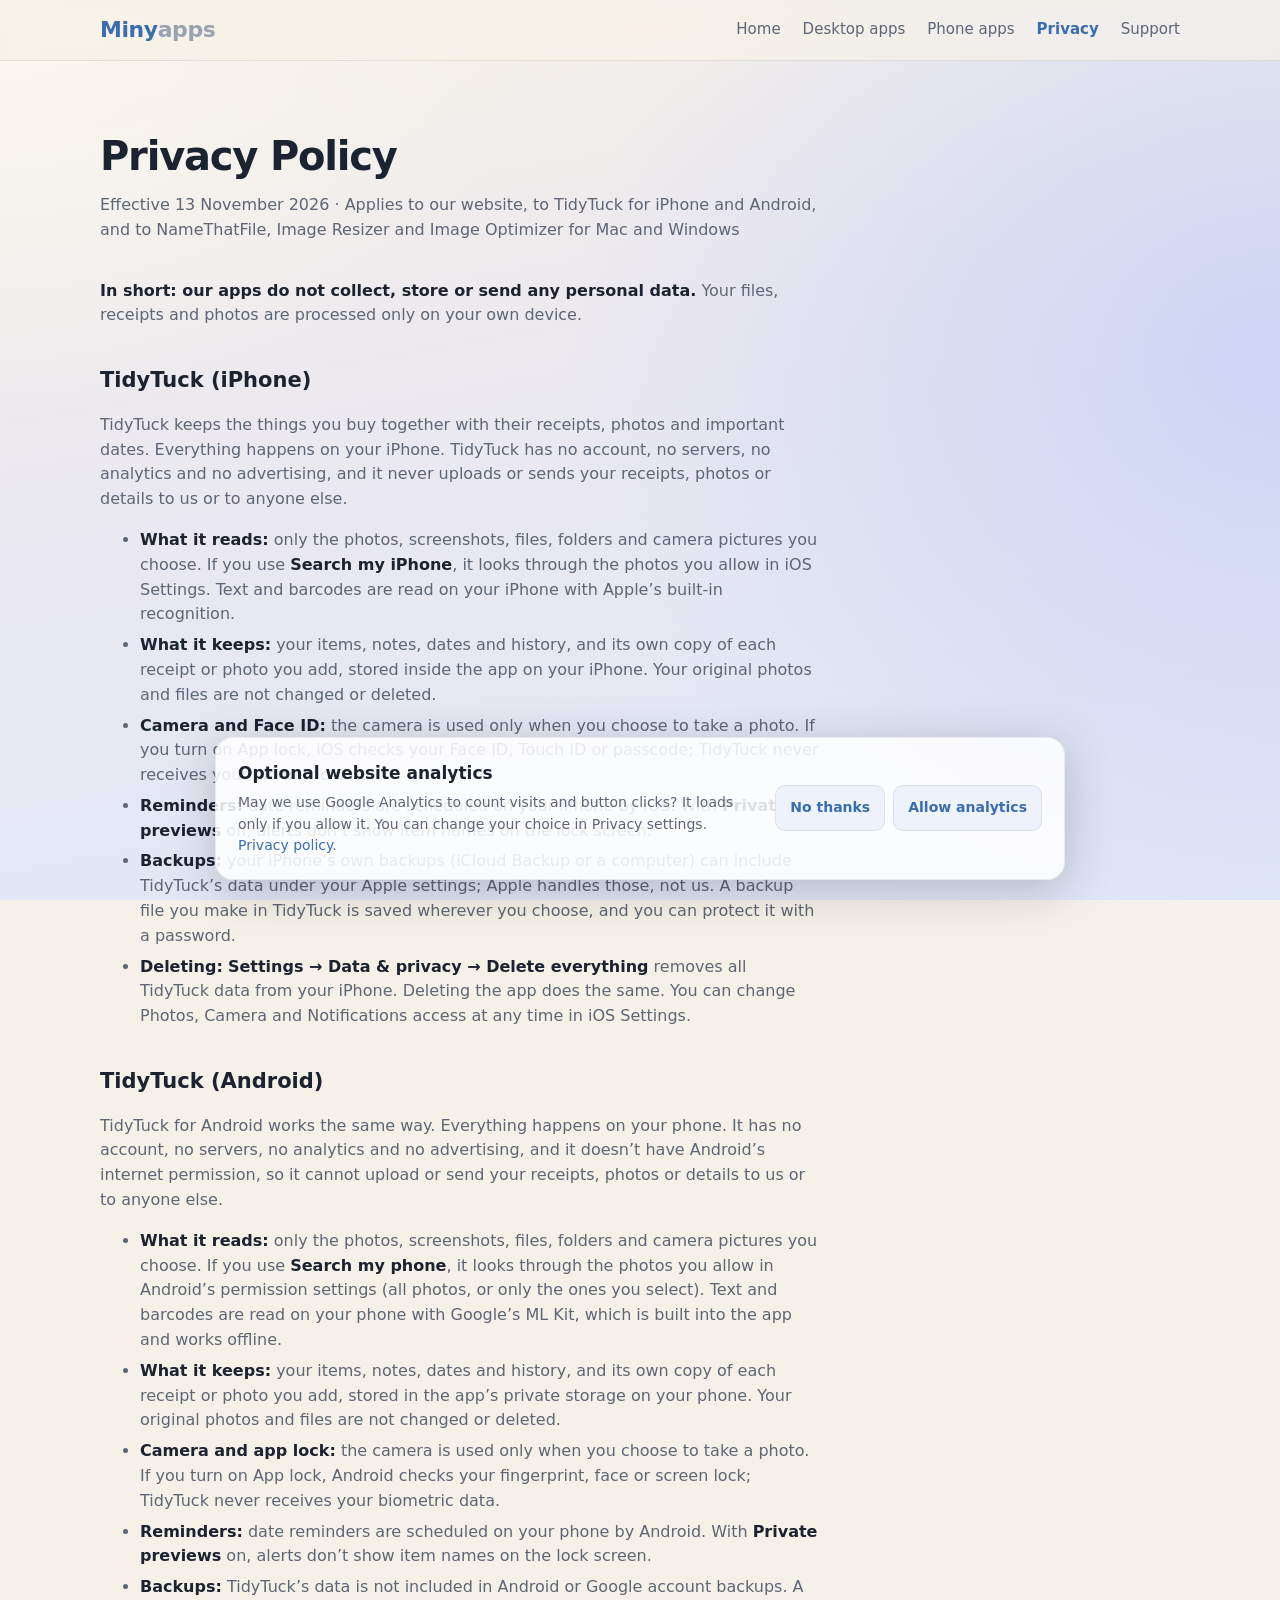
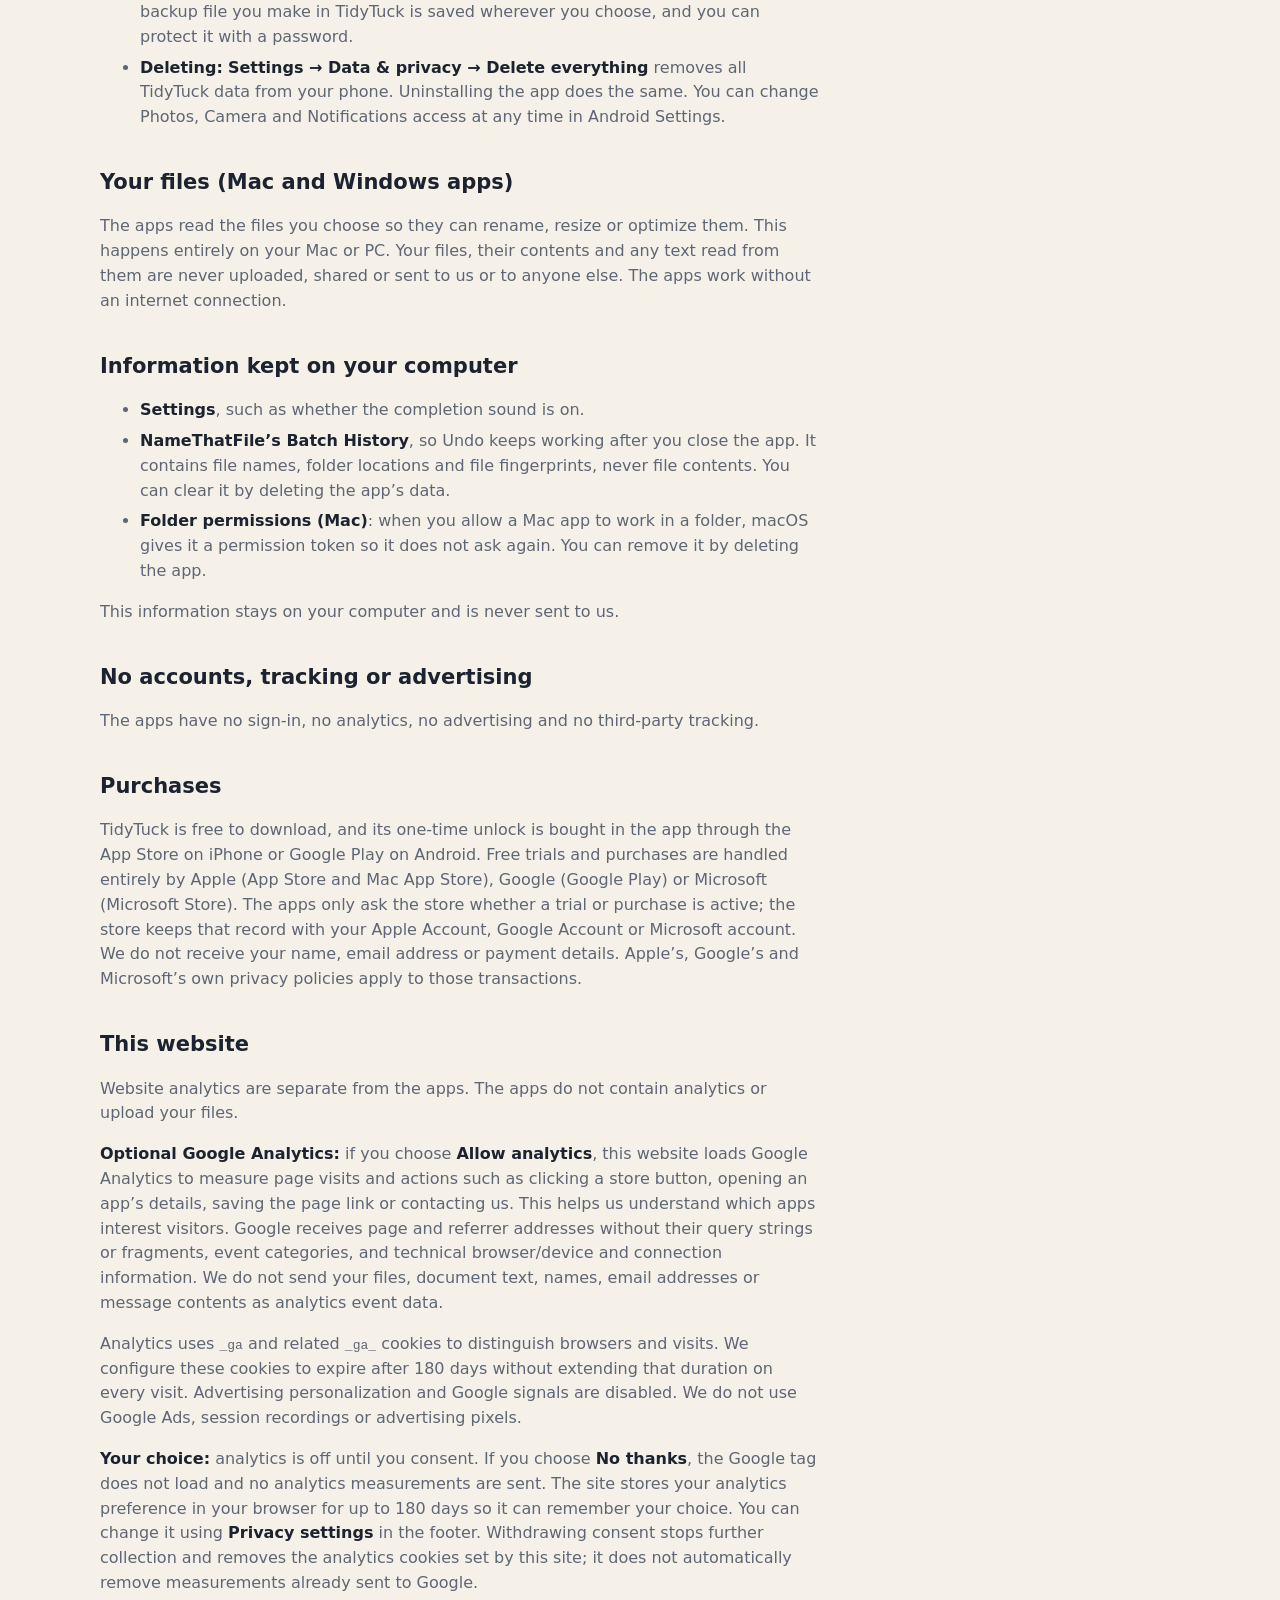
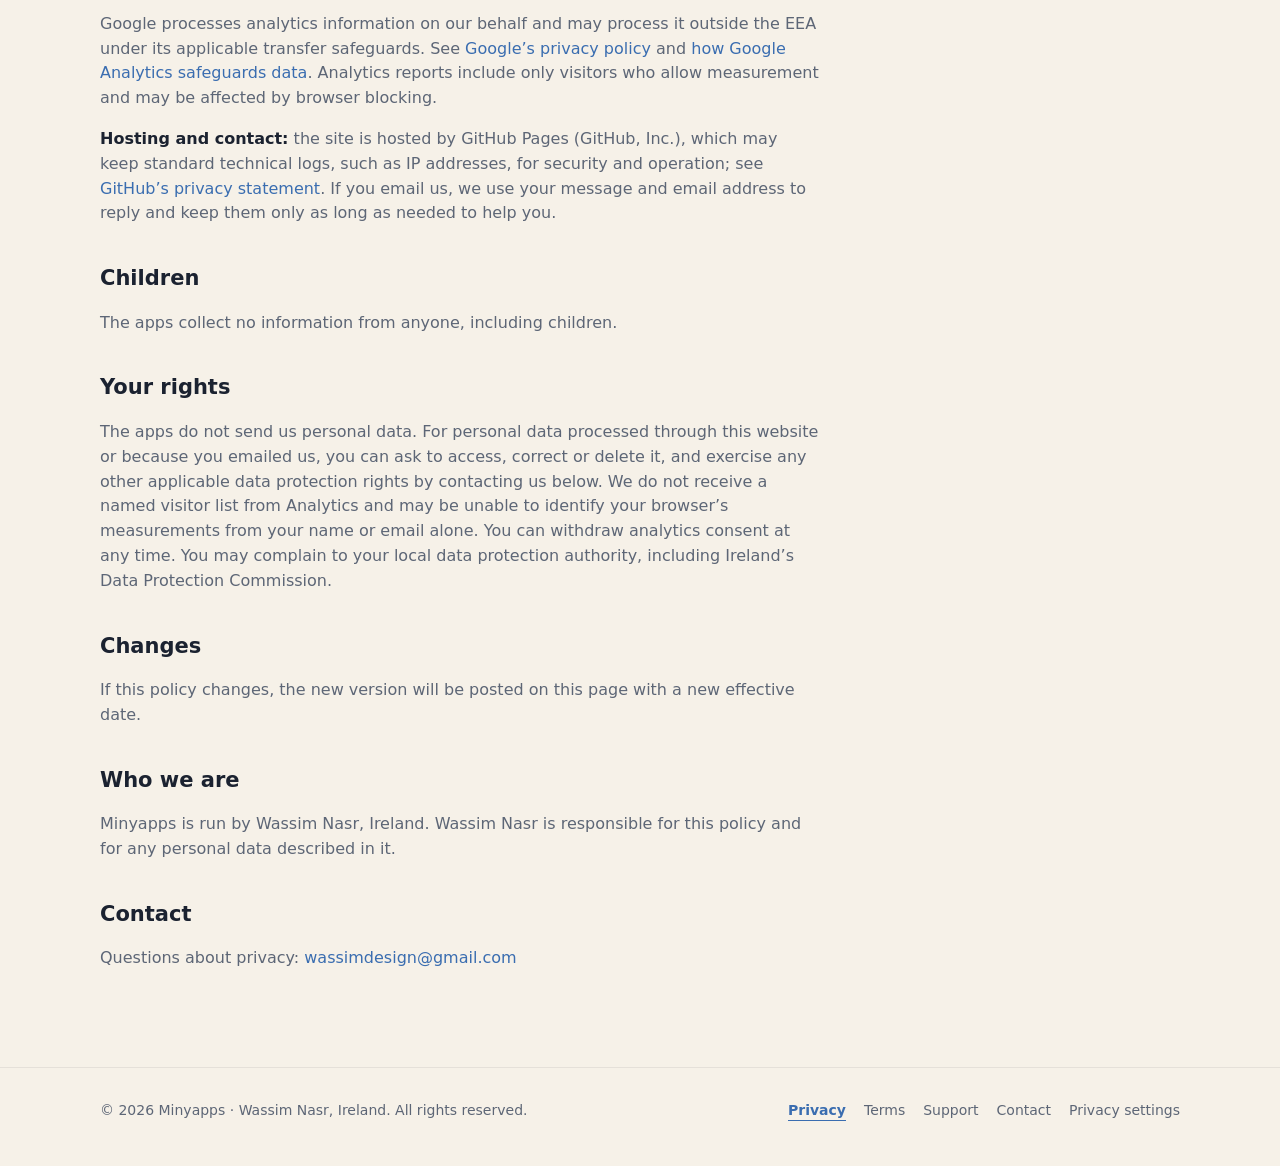
<file: privacy.html>
<!doctype html>
<html lang="en">
<head>
  <meta charset="utf-8">
  <meta http-equiv="Content-Security-Policy" content="default-src 'self'; script-src 'self' https://www.googletagmanager.com; script-src-attr 'none'; style-src 'self' 'unsafe-inline'; img-src 'self' data: https://www.googletagmanager.com https://*.google-analytics.com; connect-src 'self' https://www.googletagmanager.com https://*.google-analytics.com https://*.google.com; media-src 'self'; font-src 'self'; frame-src 'none'; object-src 'none'; base-uri 'none'; form-action 'none'">
  <meta name="referrer" content="strict-origin-when-cross-origin">
  <meta name="viewport" content="width=device-width, initial-scale=1">
  <title>Privacy Policy | Minyapps</title>
  <meta name="description" content="The privacy policy for TidyTuck for iPhone and Android and for NameThatFile, Image Resizer and Image Optimizer by Minyapps. The apps collect no personal data; your files and receipts never leave your device.">
  <link rel="canonical" href="https://minyapps.com/privacy.html">
  <meta name="theme-color" content="#076eff">
  <meta property="og:type" content="website">
  <meta property="og:site_name" content="Minyapps">
  <meta property="og:url" content="https://minyapps.com/privacy.html">
  <meta property="og:title" content="Privacy Policy | Minyapps">
  <meta property="og:description" content="The privacy policy for TidyTuck for iPhone and Android and for NameThatFile, Image Resizer and Image Optimizer by Minyapps. The apps collect no personal data; your files and receipts never leave your device.">
  <meta property="og:image" content="https://minyapps.com/assets/share-card.png">
  <meta property="og:image:width" content="1200">
  <meta property="og:image:height" content="630">
  <meta name="twitter:card" content="summary_large_image">
  <meta name="twitter:title" content="Privacy Policy | Minyapps">
  <meta name="twitter:description" content="The privacy policy for TidyTuck for iPhone and Android and for NameThatFile, Image Resizer and Image Optimizer by Minyapps. The apps collect no personal data; your files and receipts never leave your device.">
  <meta name="twitter:image" content="https://minyapps.com/assets/share-card.png">
  <link rel="icon" href="/favicon.ico" sizes="48x48">
  <link rel="icon" href="/favicon.svg?v=2" type="image/svg+xml">
  <link rel="icon" type="image/png" sizes="96x96" href="/assets/favicon-96.png?v=2">
  <link rel="icon" type="image/png" sizes="192x192" href="/assets/favicon-192.png?v=2">
  <link rel="apple-touch-icon" sizes="180x180" href="/assets/apple-touch-icon.png?v=2">
  <link rel="manifest" href="/site.webmanifest">
  <link rel="stylesheet" href="styles.css?v=22">
  <script defer src="analytics-config.js?v=1"></script>
  <script defer src="analytics.js?v=2"></script>
  <script defer src="/navigation.js?v=1"></script>
</head>
<body>
  <div class="top">
    <div class="wrap">
      <a class="brand" href="/">Min<span>y</span><span class="suffix">apps</span></a>
      <button type="button" class="menu-toggle" aria-expanded="false" aria-controls="main-navigation">
        <svg width="20" height="20" viewBox="0 0 24 24" fill="none" stroke="currentColor" stroke-width="2" stroke-linecap="round" aria-hidden="true"><path d="M4 6h16M4 12h16M4 18h16"/></svg>
        Menu
      </button>
      <nav id="main-navigation" aria-label="Main">
        <a href="/">Home</a>
        <a href="/desktop-apps.html">Desktop apps</a>
        <a href="phone-apps.html">Phone apps</a>
        <a href="privacy.html" aria-current="page">Privacy</a>
        <a href="support.html">Support</a>
      </nav>
    </div>
  </div>

  <main class="wrap page">
    <article>
      <h1>Privacy Policy</h1>
      <p class="meta">Effective 13 November 2026 · Applies to our website, to TidyTuck for iPhone and Android, and to NameThatFile, Image Resizer and Image Optimizer for Mac and Windows</p>

      <p><b>In short: our apps do not collect, store or send any personal data.</b> Your files, receipts and photos are processed only on your own device.</p>

      <h2 id="tidytuck">TidyTuck (iPhone)</h2>
      <p>TidyTuck keeps the things you buy together with their receipts, photos and important dates. Everything happens on your iPhone. TidyTuck has no account, no servers, no analytics and no advertising, and it never uploads or sends your receipts, photos or details to us or to anyone else.</p>
      <ul>
        <li><b>What it reads:</b> only the photos, screenshots, files, folders and camera pictures you choose. If you use <b>Search my iPhone</b>, it looks through the photos you allow in iOS Settings. Text and barcodes are read on your iPhone with Apple’s built-in recognition.</li>
        <li><b>What it keeps:</b> your items, notes, dates and history, and its own copy of each receipt or photo you add, stored inside the app on your iPhone. Your original photos and files are not changed or deleted.</li>
        <li><b>Camera and Face ID:</b> the camera is used only when you choose to take a photo. If you turn on App lock, iOS checks your Face ID, Touch ID or passcode; TidyTuck never receives your biometric data.</li>
        <li><b>Reminders:</b> date reminders are scheduled on your iPhone by iOS. With <b>Private previews</b> on, alerts don’t show item names on the lock screen.</li>
        <li><b>Backups:</b> your iPhone’s own backups (iCloud Backup or a computer) can include TidyTuck’s data under your Apple settings; Apple handles those, not us. A backup file you make in TidyTuck is saved wherever you choose, and you can protect it with a password.</li>
        <li><b>Deleting:</b> <b>Settings → Data &amp; privacy → Delete everything</b> removes all TidyTuck data from your iPhone. Deleting the app does the same. You can change Photos, Camera and Notifications access at any time in iOS Settings.</li>
      </ul>

      <h2 id="tidytuck-android">TidyTuck (Android)</h2>
      <p>TidyTuck for Android works the same way. Everything happens on your phone. It has no account, no servers, no analytics and no advertising, and it doesn’t have Android’s internet permission, so it cannot upload or send your receipts, photos or details to us or to anyone else.</p>
      <ul>
        <li><b>What it reads:</b> only the photos, screenshots, files, folders and camera pictures you choose. If you use <b>Search my phone</b>, it looks through the photos you allow in Android’s permission settings (all photos, or only the ones you select). Text and barcodes are read on your phone with Google’s ML Kit, which is built into the app and works offline.</li>
        <li><b>What it keeps:</b> your items, notes, dates and history, and its own copy of each receipt or photo you add, stored in the app’s private storage on your phone. Your original photos and files are not changed or deleted.</li>
        <li><b>Camera and app lock:</b> the camera is used only when you choose to take a photo. If you turn on App lock, Android checks your fingerprint, face or screen lock; TidyTuck never receives your biometric data.</li>
        <li><b>Reminders:</b> date reminders are scheduled on your phone by Android. With <b>Private previews</b> on, alerts don’t show item names on the lock screen.</li>
        <li><b>Backups:</b> TidyTuck’s data is not included in Android or Google account backups. A backup file you make in TidyTuck is saved wherever you choose, and you can protect it with a password.</li>
        <li><b>Deleting:</b> <b>Settings → Data &amp; privacy → Delete everything</b> removes all TidyTuck data from your phone. Uninstalling the app does the same. You can change Photos, Camera and Notifications access at any time in Android Settings.</li>
      </ul>

      <h2>Your files (Mac and Windows apps)</h2>
      <p>The apps read the files you choose so they can rename, resize or optimize them. This happens entirely on your Mac or PC. Your files, their contents and any text read from them are never uploaded, shared or sent to us or to anyone else. The apps work without an internet connection.</p>

      <h2>Information kept on your computer</h2>
      <ul>
        <li><b>Settings</b>, such as whether the completion sound is on.</li>
        <li><b>NameThatFile’s Batch History</b>, so Undo keeps working after you close the app. It contains file names, folder locations and file fingerprints, never file contents. You can clear it by deleting the app’s data.</li>
        <li><b>Folder permissions (Mac)</b>: when you allow a Mac app to work in a folder, macOS gives it a permission token so it does not ask again. You can remove it by deleting the app.</li>
      </ul>
      <p>This information stays on your computer and is never sent to us.</p>

      <h2>No accounts, tracking or advertising</h2>
      <p>The apps have no sign-in, no analytics, no advertising and no third-party tracking.</p>

      <h2>Purchases</h2>
      <p>TidyTuck is free to download, and its one-time unlock is bought in the app through the App Store on iPhone or Google Play on Android. Free trials and purchases are handled entirely by Apple (App Store and Mac App Store), Google (Google Play) or Microsoft (Microsoft Store). The apps only ask the store whether a trial or purchase is active; the store keeps that record with your Apple Account, Google Account or Microsoft account. We do not receive your name, email address or payment details. Apple’s, Google’s and Microsoft’s own privacy policies apply to those transactions.</p>

      <h2 id="website-privacy">This website</h2>
      <p>Website analytics are separate from the apps. The apps do not contain analytics or upload your files.</p>
      <p><b>Optional Google Analytics:</b> if you choose <b>Allow analytics</b>, this website loads Google Analytics to measure page visits and actions such as clicking a store button, opening an app’s details, saving the page link or contacting us. This helps us understand which apps interest visitors. Google receives page and referrer addresses without their query strings or fragments, event categories, and technical browser/device and connection information. We do not send your files, document text, names, email addresses or message contents as analytics event data.</p>
      <p>Analytics uses <code>_ga</code> and related <code>_ga_</code> cookies to distinguish browsers and visits. We configure these cookies to expire after 180 days without extending that duration on every visit. Advertising personalization and Google signals are disabled. We do not use Google Ads, session recordings or advertising pixels.</p>
      <p><b>Your choice:</b> analytics is off until you consent. If you choose <b>No thanks</b>, the Google tag does not load and no analytics measurements are sent. The site stores your analytics preference in your browser for up to 180 days so it can remember your choice. You can change it using <b>Privacy settings</b> in the footer. Withdrawing consent stops further collection and removes the analytics cookies set by this site; it does not automatically remove measurements already sent to Google.</p>
      <p>Google processes analytics information on our behalf and may process it outside the EEA under its applicable transfer safeguards. See <a href="https://policies.google.com/privacy">Google’s privacy policy</a> and <a href="https://support.google.com/analytics/answer/6004245">how Google Analytics safeguards data</a>. Analytics reports include only visitors who allow measurement and may be affected by browser blocking.</p>
      <p><b>Hosting and contact:</b> the site is hosted by GitHub Pages (GitHub, Inc.), which may keep standard technical logs, such as IP addresses, for security and operation; see <a href="https://docs.github.com/en/site-policy/privacy-policies/github-general-privacy-statement">GitHub’s privacy statement</a>. If you email us, we use your message and email address to reply and keep them only as long as needed to help you.</p>

      <h2>Children</h2>
      <p>The apps collect no information from anyone, including children.</p>

      <h2>Your rights</h2>
      <p>The apps do not send us personal data. For personal data processed through this website or because you emailed us, you can ask to access, correct or delete it, and exercise any other applicable data protection rights by contacting us below. We do not receive a named visitor list from Analytics and may be unable to identify your browser’s measurements from your name or email alone. You can withdraw analytics consent at any time. You may complain to your local data protection authority, including Ireland’s Data Protection Commission.</p>

      <h2>Changes</h2>
      <p>If this policy changes, the new version will be posted on this page with a new effective date.</p>

      <h2>Who we are</h2>
      <p>Minyapps is run by Wassim Nasr, Ireland. Wassim Nasr is responsible for this policy and for any personal data described in it.</p>

      <h2>Contact</h2>
      <p>Questions about privacy: <a href="mailto:wassimdesign@gmail.com">wassimdesign@gmail.com</a></p>
    </article>
  </main>

  <footer>
    <div class="wrap">
      <span>© 2026 Minyapps · Wassim Nasr, Ireland. All rights reserved.</span>
      <nav aria-label="Footer">
        <a href="privacy.html" aria-current="page">Privacy</a>
        <a href="terms.html">Terms</a>
        <a href="support.html">Support</a>
        <a href="support.html#contact">Contact</a>
      </nav>
    </div>
  </footer>
  <script defer src="motion.js?v=1"></script>
</body>
</html>
</file>
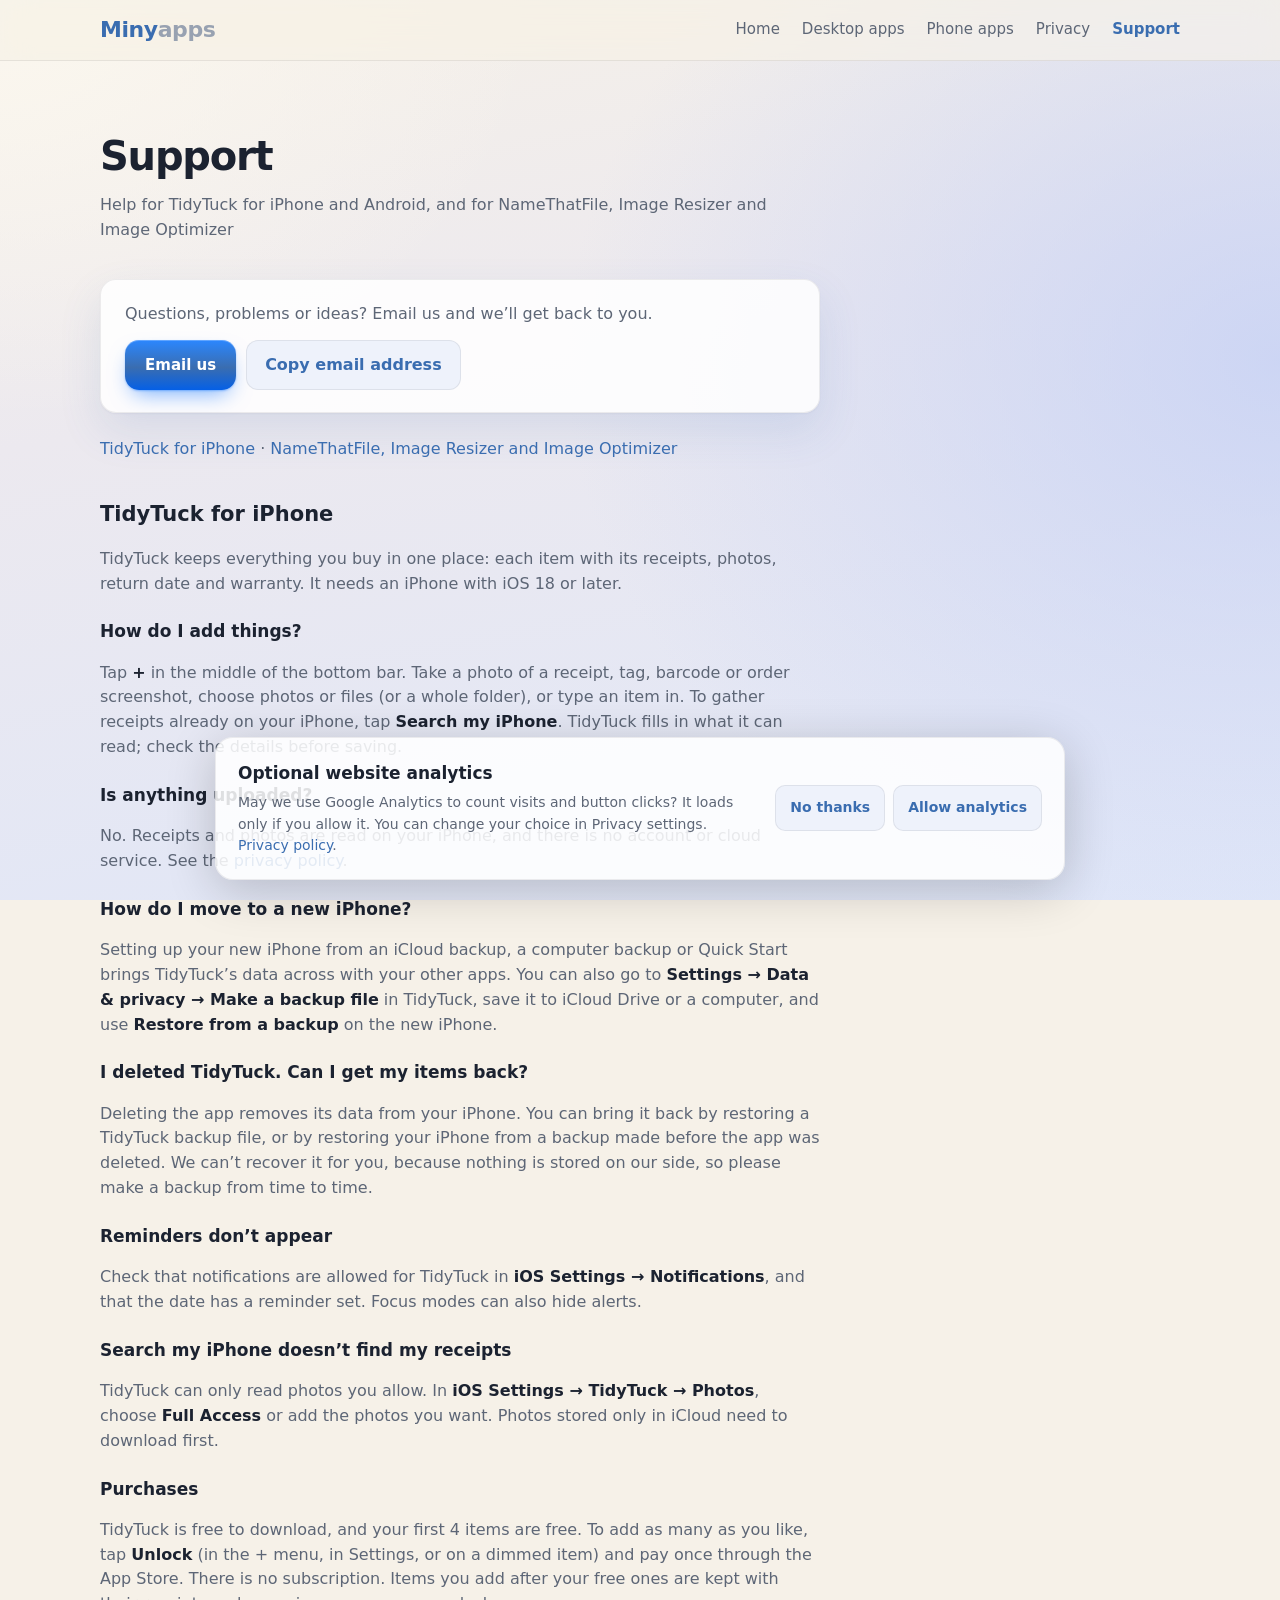
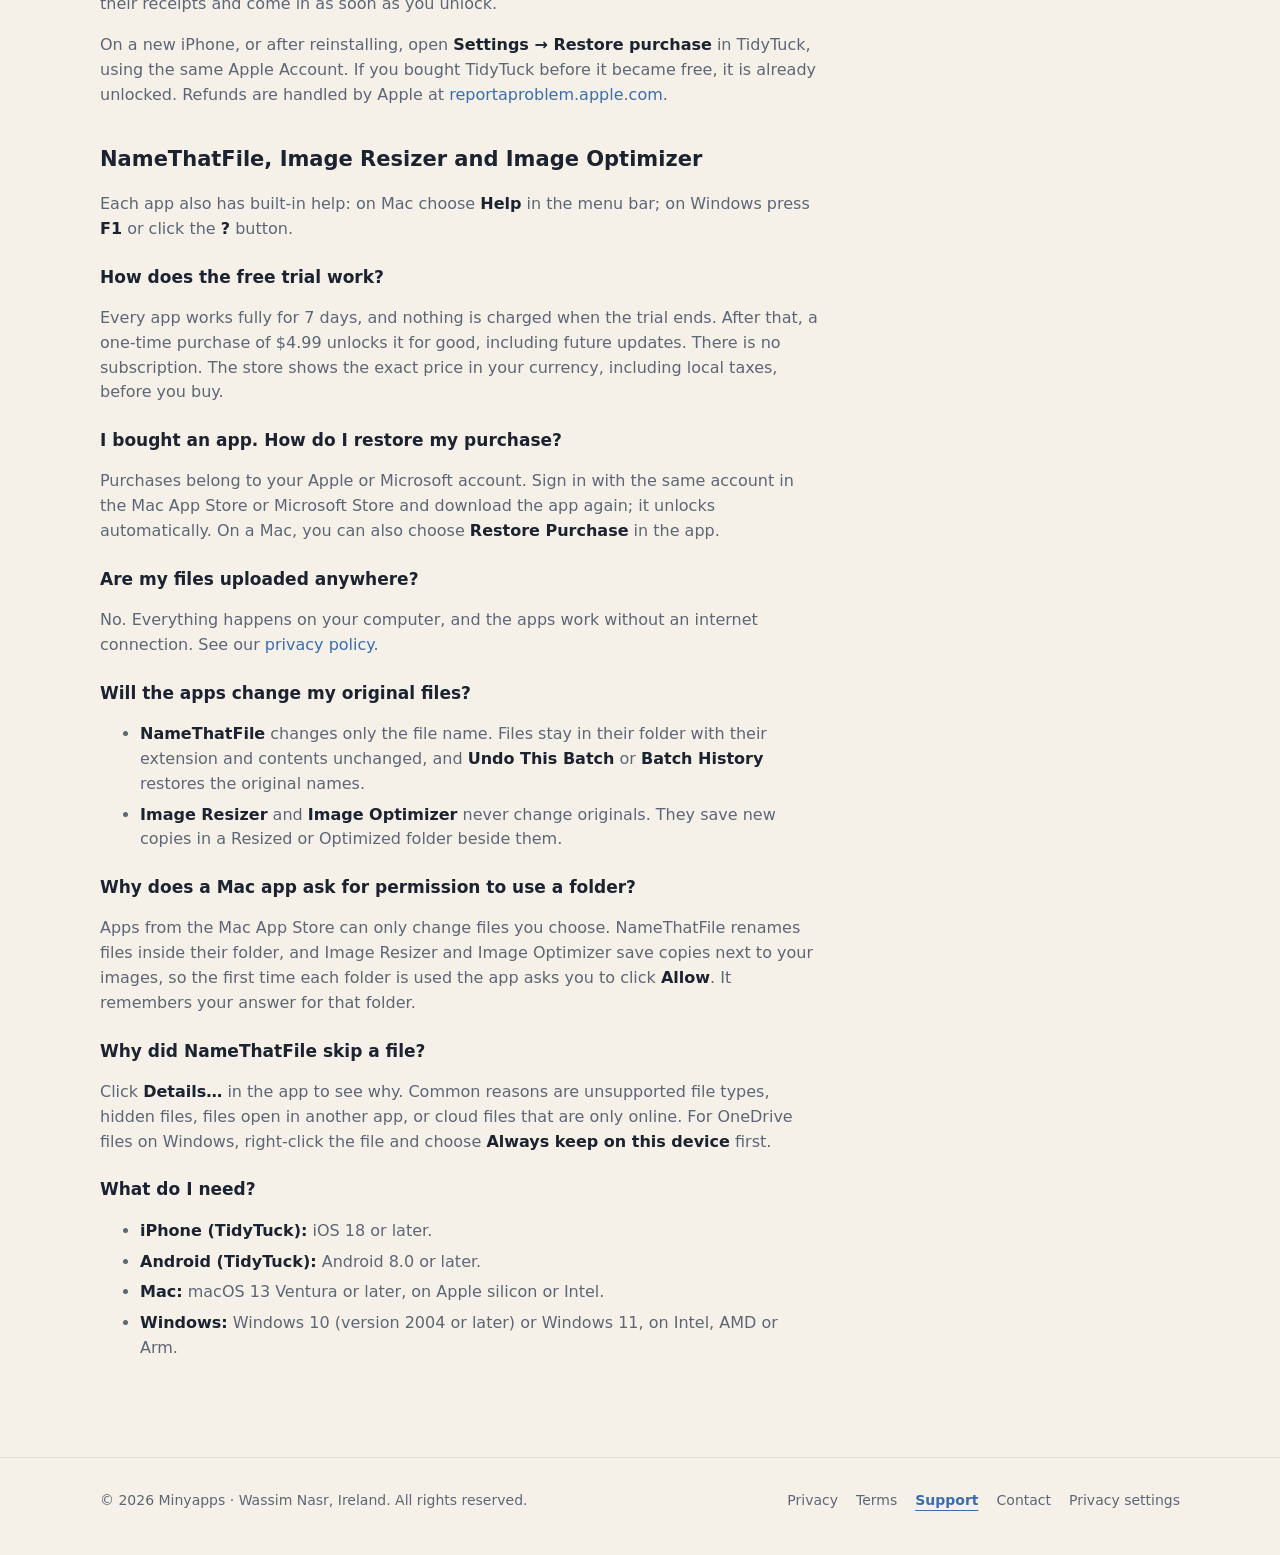
<file: support.html>
<!doctype html>
<html lang="en">
<head>
  <meta charset="utf-8">
  <meta http-equiv="Content-Security-Policy" content="default-src 'self'; script-src 'self' https://www.googletagmanager.com; script-src-attr 'none'; style-src 'self' 'unsafe-inline'; img-src 'self' data: https://www.googletagmanager.com https://*.google-analytics.com; connect-src 'self' https://www.googletagmanager.com https://*.google-analytics.com https://*.google.com; media-src 'self'; font-src 'self'; frame-src 'none'; object-src 'none'; base-uri 'none'; form-action 'none'">
  <meta name="referrer" content="strict-origin-when-cross-origin">
  <meta name="viewport" content="width=device-width, initial-scale=1">
  <title>Support and Help | Minyapps</title>
  <meta name="description" content="Help for TidyTuck for iPhone and Android and for NameThatFile, Image Resizer and Image Optimizer: backups, moving to a new iPhone, purchases, permissions and how to contact Minyapps.">
  <link rel="canonical" href="https://minyapps.com/support.html">
  <meta name="theme-color" content="#076eff">
  <meta property="og:type" content="website">
  <meta property="og:site_name" content="Minyapps">
  <meta property="og:url" content="https://minyapps.com/support.html">
  <meta property="og:title" content="Support and Help | Minyapps">
  <meta property="og:description" content="Help for TidyTuck for iPhone and Android and for NameThatFile, Image Resizer and Image Optimizer: backups, moving to a new iPhone, purchases, permissions and how to contact Minyapps.">
  <meta property="og:image" content="https://minyapps.com/assets/share-card.png">
  <meta property="og:image:width" content="1200">
  <meta property="og:image:height" content="630">
  <meta name="twitter:card" content="summary_large_image">
  <meta name="twitter:title" content="Support and Help | Minyapps">
  <meta name="twitter:description" content="Help for TidyTuck for iPhone and Android and for NameThatFile, Image Resizer and Image Optimizer: backups, moving to a new iPhone, purchases, permissions and how to contact Minyapps.">
  <meta name="twitter:image" content="https://minyapps.com/assets/share-card.png">
  <link rel="icon" href="/favicon.ico" sizes="48x48">
  <link rel="icon" href="/favicon.svg?v=2" type="image/svg+xml">
  <link rel="icon" type="image/png" sizes="96x96" href="/assets/favicon-96.png?v=2">
  <link rel="icon" type="image/png" sizes="192x192" href="/assets/favicon-192.png?v=2">
  <link rel="apple-touch-icon" sizes="180x180" href="/assets/apple-touch-icon.png?v=2">
  <link rel="manifest" href="/site.webmanifest">
  <link rel="stylesheet" href="styles.css?v=22">
  <script defer src="analytics-config.js?v=1"></script>
  <script defer src="analytics.js?v=2"></script>
  <script defer src="/navigation.js?v=1"></script>
</head>
<body>
  <div class="top">
    <div class="wrap">
      <a class="brand" href="/">Min<span>y</span><span class="suffix">apps</span></a>
      <button type="button" class="menu-toggle" aria-expanded="false" aria-controls="main-navigation">
        <svg width="20" height="20" viewBox="0 0 24 24" fill="none" stroke="currentColor" stroke-width="2" stroke-linecap="round" aria-hidden="true"><path d="M4 6h16M4 12h16M4 18h16"/></svg>
        Menu
      </button>
      <nav id="main-navigation" aria-label="Main">
        <a href="/">Home</a>
        <a href="/desktop-apps.html">Desktop apps</a>
        <a href="phone-apps.html">Phone apps</a>
        <a href="privacy.html">Privacy</a>
        <a href="support.html" aria-current="page">Support</a>
      </nav>
    </div>
  </div>

  <main class="wrap page">
    <article>
      <h1>Support</h1>
      <p class="meta">Help for TidyTuck for iPhone and Android, and for NameThatFile, Image Resizer and Image Optimizer</p>

      <div class="contact" id="contact">
        <p style="margin:0 0 14px">Questions, problems or ideas? Email us and we’ll get back to you.</p>
        <div class="contact-actions">
          <a class="store" href="mailto:wassimdesign@gmail.com">Email us</a>
          <button type="button" class="copy" data-copy="wassimdesign@gmail.com">Copy email address</button>
        </div>
      </div>
      <p><a href="#tidytuck">TidyTuck for iPhone</a> · <a href="#desktop">NameThatFile, Image Resizer and Image Optimizer</a></p>

      <h2 id="tidytuck">TidyTuck for iPhone</h2>
      <p>TidyTuck keeps everything you buy in one place: each item with its receipts, photos, return date and warranty. It needs an iPhone with iOS 18 or later.</p>

      <h3>How do I add things?</h3>
      <p>Tap <b>+</b> in the middle of the bottom bar. Take a photo of a receipt, tag, barcode or order screenshot, choose photos or files (or a whole folder), or type an item in. To gather receipts already on your iPhone, tap <b>Search my iPhone</b>. TidyTuck fills in what it can read; check the details before saving.</p>

      <h3>Is anything uploaded?</h3>
      <p>No. Receipts and photos are read on your iPhone, and there is no account or cloud service. See the <a href="privacy.html#tidytuck">privacy policy</a>.</p>

      <h3>How do I move to a new iPhone?</h3>
      <p>Setting up your new iPhone from an iCloud backup, a computer backup or Quick Start brings TidyTuck’s data across with your other apps. You can also go to <b>Settings → Data &amp; privacy → Make a backup file</b> in TidyTuck, save it to iCloud Drive or a computer, and use <b>Restore from a backup</b> on the new iPhone.</p>

      <h3>I deleted TidyTuck. Can I get my items back?</h3>
      <p>Deleting the app removes its data from your iPhone. You can bring it back by restoring a TidyTuck backup file, or by restoring your iPhone from a backup made before the app was deleted. We can’t recover it for you, because nothing is stored on our side, so please make a backup from time to time.</p>

      <h3>Reminders don’t appear</h3>
      <p>Check that notifications are allowed for TidyTuck in <b>iOS Settings → Notifications</b>, and that the date has a reminder set. Focus modes can also hide alerts.</p>

      <h3>Search my iPhone doesn’t find my receipts</h3>
      <p>TidyTuck can only read photos you allow. In <b>iOS Settings → TidyTuck → Photos</b>, choose <b>Full Access</b> or add the photos you want. Photos stored only in iCloud need to download first.</p>

      <h3>Purchases</h3>
      <p>TidyTuck is free to download, and your first 4 items are free. To add as many as you like, tap <b>Unlock</b> (in the + menu, in Settings, or on a dimmed item) and pay once through the App Store. There is no subscription. Items you add after your free ones are kept with their receipts and come in as soon as you unlock.</p>
      <p>On a new iPhone, or after reinstalling, open <b>Settings → Restore purchase</b> in TidyTuck, using the same Apple Account. If you bought TidyTuck before it became free, it is already unlocked. Refunds are handled by Apple at <a href="https://reportaproblem.apple.com">reportaproblem.apple.com</a>.</p>

      <h2 id="desktop">NameThatFile, Image Resizer and Image Optimizer</h2>
      <p>Each app also has built-in help: on Mac choose <b>Help</b> in the menu bar; on Windows press <b>F1</b> or click the <b>?</b> button.</p>

      <h3>How does the free trial work?</h3>
      <p>Every app works fully for 7 days, and nothing is charged when the trial ends. After that, a one-time purchase of $4.99 unlocks it for good, including future updates. There is no subscription. The store shows the exact price in your currency, including local taxes, before you buy.</p>

      <h3>I bought an app. How do I restore my purchase?</h3>
      <p>Purchases belong to your Apple or Microsoft account. Sign in with the same account in the Mac App Store or Microsoft Store and download the app again; it unlocks automatically. On a Mac, you can also choose <b>Restore Purchase</b> in the app.</p>

      <h3>Are my files uploaded anywhere?</h3>
      <p>No. Everything happens on your computer, and the apps work without an internet connection. See our <a href="privacy.html">privacy policy</a>.</p>

      <h3>Will the apps change my original files?</h3>
      <ul>
        <li><b>NameThatFile</b> changes only the file name. Files stay in their folder with their extension and contents unchanged, and <b>Undo This Batch</b> or <b>Batch History</b> restores the original names.</li>
        <li><b>Image Resizer</b> and <b>Image Optimizer</b> never change originals. They save new copies in a Resized or Optimized folder beside them.</li>
      </ul>

      <h3>Why does a Mac app ask for permission to use a folder?</h3>
      <p>Apps from the Mac App Store can only change files you choose. NameThatFile renames files inside their folder, and Image Resizer and Image Optimizer save copies next to your images, so the first time each folder is used the app asks you to click <b>Allow</b>. It remembers your answer for that folder.</p>

      <h3>Why did NameThatFile skip a file?</h3>
      <p>Click <b>Details…</b> in the app to see why. Common reasons are unsupported file types, hidden files, files open in another app, or cloud files that are only online. For OneDrive files on Windows, right-click the file and choose <b>Always keep on this device</b> first.</p>

      <h3>What do I need?</h3>
      <ul>
        <li><b>iPhone (TidyTuck):</b> iOS 18 or later.</li>
        <li><b>Android (TidyTuck):</b> Android 8.0 or later.</li>
        <li><b>Mac:</b> macOS 13 Ventura or later, on Apple silicon or Intel.</li>
        <li><b>Windows:</b> Windows 10 (version 2004 or later) or Windows 11, on Intel, AMD or Arm.</li>
      </ul>
    </article>
  </main>

  <footer>
    <div class="wrap">
      <span>© 2026 Minyapps · Wassim Nasr, Ireland. All rights reserved.</span>
      <nav aria-label="Footer">
        <a href="privacy.html">Privacy</a>
        <a href="terms.html">Terms</a>
        <a href="support.html" aria-current="page">Support</a>
        <a href="support.html#contact">Contact</a>
      </nav>
    </div>
  </footer>
  <script src="site.js?v=6"></script>
  <script defer src="motion.js?v=1"></script>
</body>
</html>
</file>
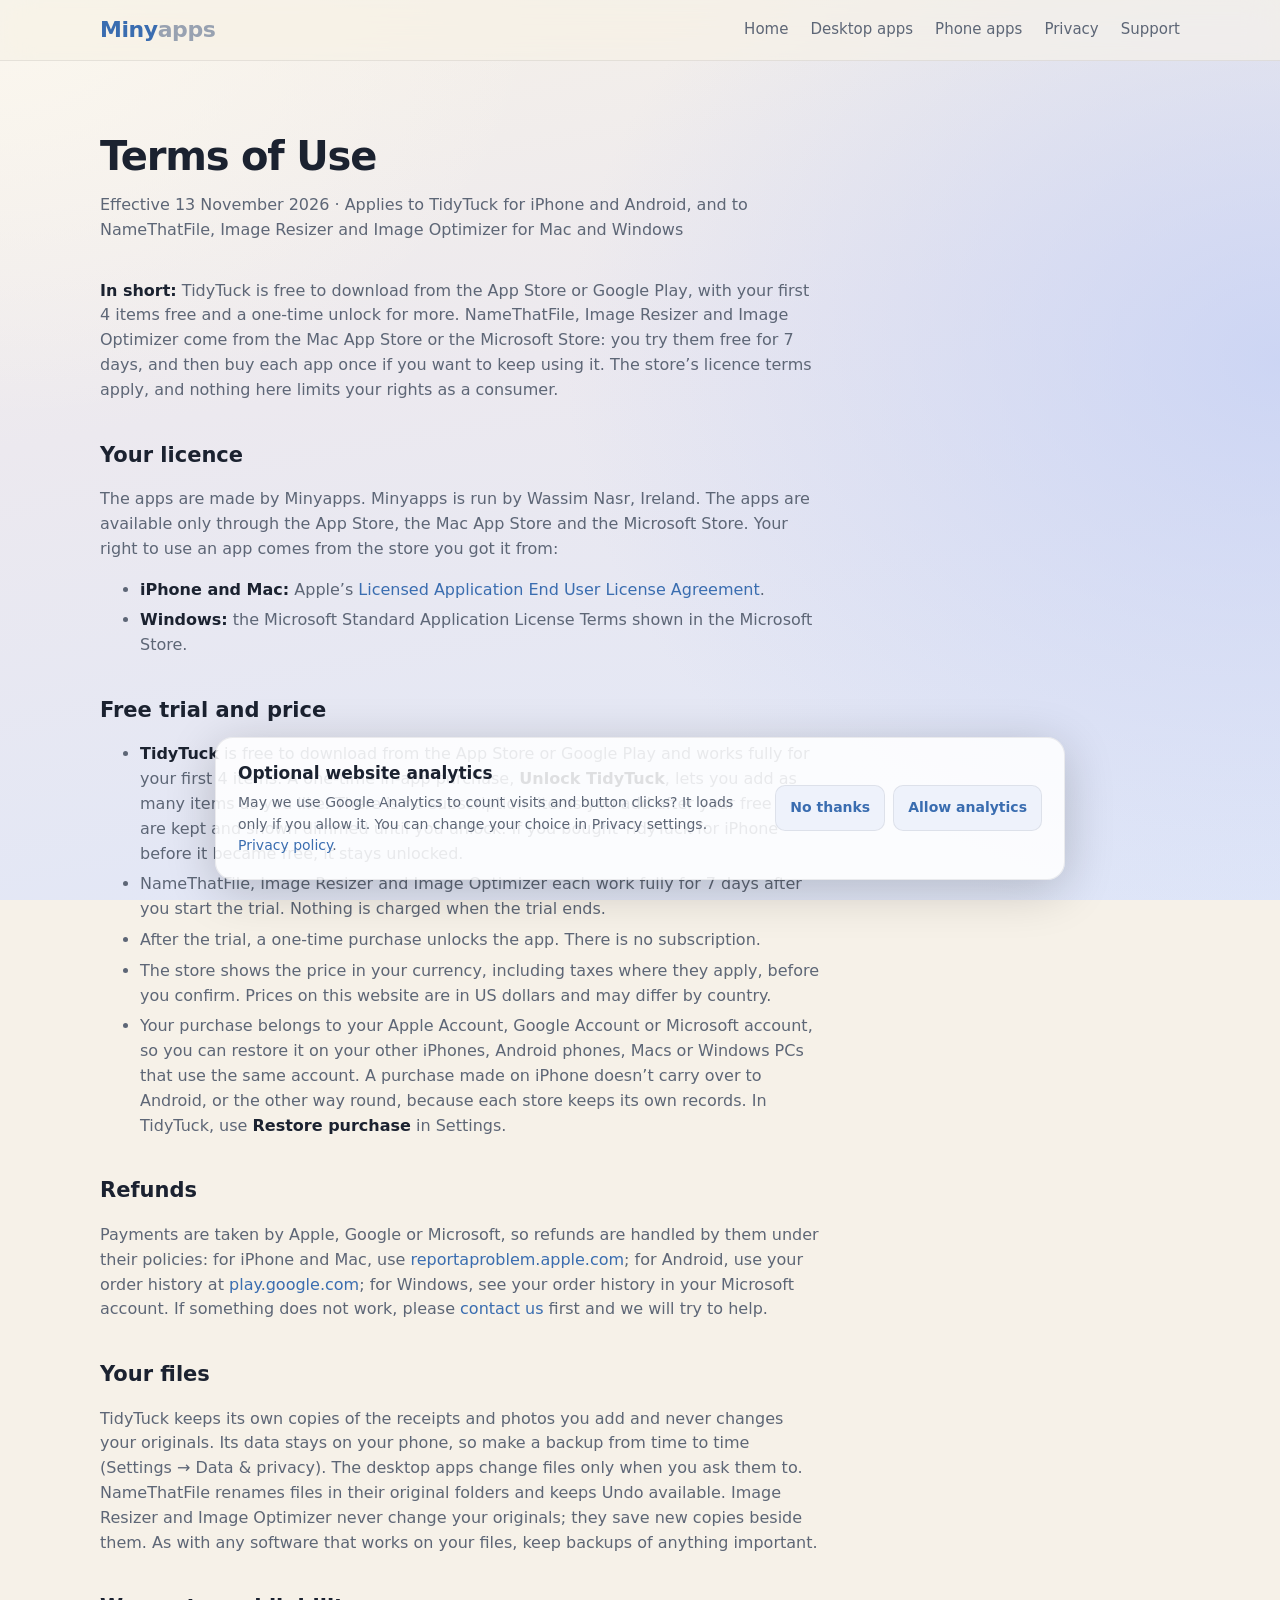
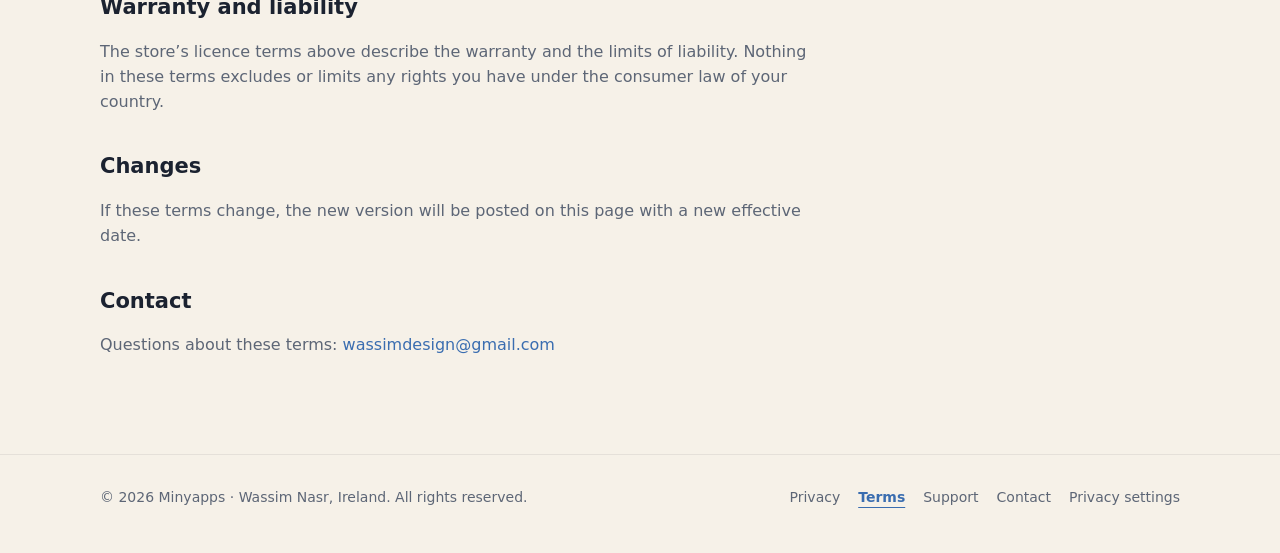
<file: terms.html>
<!doctype html>
<html lang="en">
<head>
  <meta charset="utf-8">
  <meta http-equiv="Content-Security-Policy" content="default-src 'self'; script-src 'self' https://www.googletagmanager.com; script-src-attr 'none'; style-src 'self' 'unsafe-inline'; img-src 'self' data: https://www.googletagmanager.com https://*.google-analytics.com; connect-src 'self' https://www.googletagmanager.com https://*.google-analytics.com https://*.google.com; media-src 'self'; font-src 'self'; frame-src 'none'; object-src 'none'; base-uri 'none'; form-action 'none'">
  <meta name="referrer" content="strict-origin-when-cross-origin">
  <meta name="viewport" content="width=device-width, initial-scale=1">
  <title>Terms of Use | Minyapps</title>
  <meta name="description" content="Terms of use for NameThatFile, Image Resizer and Image Optimizer by Minyapps: store licences, 7-day free trial, one-time price and refunds.">
  <link rel="canonical" href="https://minyapps.com/terms.html">
  <meta name="theme-color" content="#076eff">
  <meta property="og:type" content="website">
  <meta property="og:site_name" content="Minyapps">
  <meta property="og:url" content="https://minyapps.com/terms.html">
  <meta property="og:title" content="Terms of Use | Minyapps">
  <meta property="og:description" content="Terms of use for NameThatFile, Image Resizer and Image Optimizer by Minyapps: store licences, 7-day free trial, one-time price and refunds.">
  <meta property="og:image" content="https://minyapps.com/assets/share-card.png">
  <meta property="og:image:width" content="1200">
  <meta property="og:image:height" content="630">
  <meta name="twitter:card" content="summary_large_image">
  <meta name="twitter:title" content="Terms of Use | Minyapps">
  <meta name="twitter:description" content="Terms of use for NameThatFile, Image Resizer and Image Optimizer by Minyapps: store licences, 7-day free trial, one-time price and refunds.">
  <meta name="twitter:image" content="https://minyapps.com/assets/share-card.png">
  <link rel="icon" href="/favicon.ico" sizes="48x48">
  <link rel="icon" href="/favicon.svg?v=2" type="image/svg+xml">
  <link rel="icon" type="image/png" sizes="96x96" href="/assets/favicon-96.png?v=2">
  <link rel="icon" type="image/png" sizes="192x192" href="/assets/favicon-192.png?v=2">
  <link rel="apple-touch-icon" sizes="180x180" href="/assets/apple-touch-icon.png?v=2">
  <link rel="manifest" href="/site.webmanifest">
  <link rel="stylesheet" href="styles.css?v=22">
  <script defer src="analytics-config.js?v=1"></script>
  <script defer src="analytics.js?v=2"></script>
  <script defer src="/navigation.js?v=1"></script>
</head>
<body>
  <div class="top">
    <div class="wrap">
      <a class="brand" href="/">Min<span>y</span><span class="suffix">apps</span></a>
      <button type="button" class="menu-toggle" aria-expanded="false" aria-controls="main-navigation">
        <svg width="20" height="20" viewBox="0 0 24 24" fill="none" stroke="currentColor" stroke-width="2" stroke-linecap="round" aria-hidden="true"><path d="M4 6h16M4 12h16M4 18h16"/></svg>
        Menu
      </button>
      <nav id="main-navigation" aria-label="Main">
        <a href="/">Home</a>
        <a href="/desktop-apps.html">Desktop apps</a>
        <a href="phone-apps.html">Phone apps</a>
        <a href="privacy.html">Privacy</a>
        <a href="support.html">Support</a>
      </nav>
    </div>
  </div>

  <main class="wrap page">
    <article>
      <h1>Terms of Use</h1>
      <p class="meta">Effective 13 November 2026 · Applies to TidyTuck for iPhone and Android, and to NameThatFile, Image Resizer and Image Optimizer for Mac and Windows</p>

      <p><b>In short:</b> TidyTuck is free to download from the App Store or Google Play, with your first 4 items free and a one-time unlock for more. NameThatFile, Image Resizer and Image Optimizer come from the Mac App Store or the Microsoft Store: you try them free for 7 days, and then buy each app once if you want to keep using it. The store’s licence terms apply, and nothing here limits your rights as a consumer.</p>

      <h2>Your licence</h2>
      <p>The apps are made by Minyapps. Minyapps is run by Wassim Nasr, Ireland. The apps are available only through the App Store, the Mac App Store and the Microsoft Store. Your right to use an app comes from the store you got it from:</p>
      <ul>
        <li><b>iPhone and Mac:</b> Apple’s <a href="https://www.apple.com/legal/internet-services/itunes/dev/stdeula/">Licensed Application End User License Agreement</a>.</li>
        <li><b>Windows:</b> the Microsoft Standard Application License Terms shown in the Microsoft Store.</li>
      </ul>

      <h2>Free trial and price</h2>
      <ul>
        <li><b>TidyTuck</b> is free to download from the App Store or Google Play and works fully for your first 4 items. A one-time in-app purchase, <b>Unlock TidyTuck</b>, lets you add as many items as you like. There is no subscription. Items you add after your free ones are kept and shown dimmed until you unlock. If you bought TidyTuck for iPhone before it became free, it stays unlocked.</li>
        <li>NameThatFile, Image Resizer and Image Optimizer each work fully for 7 days after you start the trial. Nothing is charged when the trial ends.</li>
        <li>After the trial, a one-time purchase unlocks the app. There is no subscription.</li>
        <li>The store shows the price in your currency, including taxes where they apply, before you confirm. Prices on this website are in US dollars and may differ by country.</li>
        <li>Your purchase belongs to your Apple Account, Google Account or Microsoft account, so you can restore it on your other iPhones, Android phones, Macs or Windows PCs that use the same account. A purchase made on iPhone doesn’t carry over to Android, or the other way round, because each store keeps its own records. In TidyTuck, use <b>Restore purchase</b> in Settings.</li>
      </ul>

      <h2>Refunds</h2>
      <p>Payments are taken by Apple, Google or Microsoft, so refunds are handled by them under their policies: for iPhone and Mac, use <a href="https://reportaproblem.apple.com">reportaproblem.apple.com</a>; for Android, use your order history at <a href="https://play.google.com/store/account/orderhistory">play.google.com</a>; for Windows, see your order history in your Microsoft account. If something does not work, please <a href="support.html#contact">contact us</a> first and we will try to help.</p>

      <h2>Your files</h2>
      <p>TidyTuck keeps its own copies of the receipts and photos you add and never changes your originals. Its data stays on your phone, so make a backup from time to time (Settings → Data &amp; privacy). The desktop apps change files only when you ask them to. NameThatFile renames files in their original folders and keeps Undo available. Image Resizer and Image Optimizer never change your originals; they save new copies beside them. As with any software that works on your files, keep backups of anything important.</p>

      <h2>Warranty and liability</h2>
      <p>The store’s licence terms above describe the warranty and the limits of liability. Nothing in these terms excludes or limits any rights you have under the consumer law of your country.</p>

      <h2>Changes</h2>
      <p>If these terms change, the new version will be posted on this page with a new effective date.</p>

      <h2>Contact</h2>
      <p>Questions about these terms: <a href="mailto:wassimdesign@gmail.com">wassimdesign@gmail.com</a></p>
    </article>
  </main>

  <footer>
    <div class="wrap">
      <span>© 2026 Minyapps · Wassim Nasr, Ireland. All rights reserved.</span>
      <nav aria-label="Footer">
        <a href="privacy.html">Privacy</a>
        <a href="terms.html" aria-current="page">Terms</a>
        <a href="support.html">Support</a>
        <a href="support.html#contact">Contact</a>
      </nav>
    </div>
  </footer>
  <script defer src="motion.js?v=1"></script>
</body>
</html>
</file>
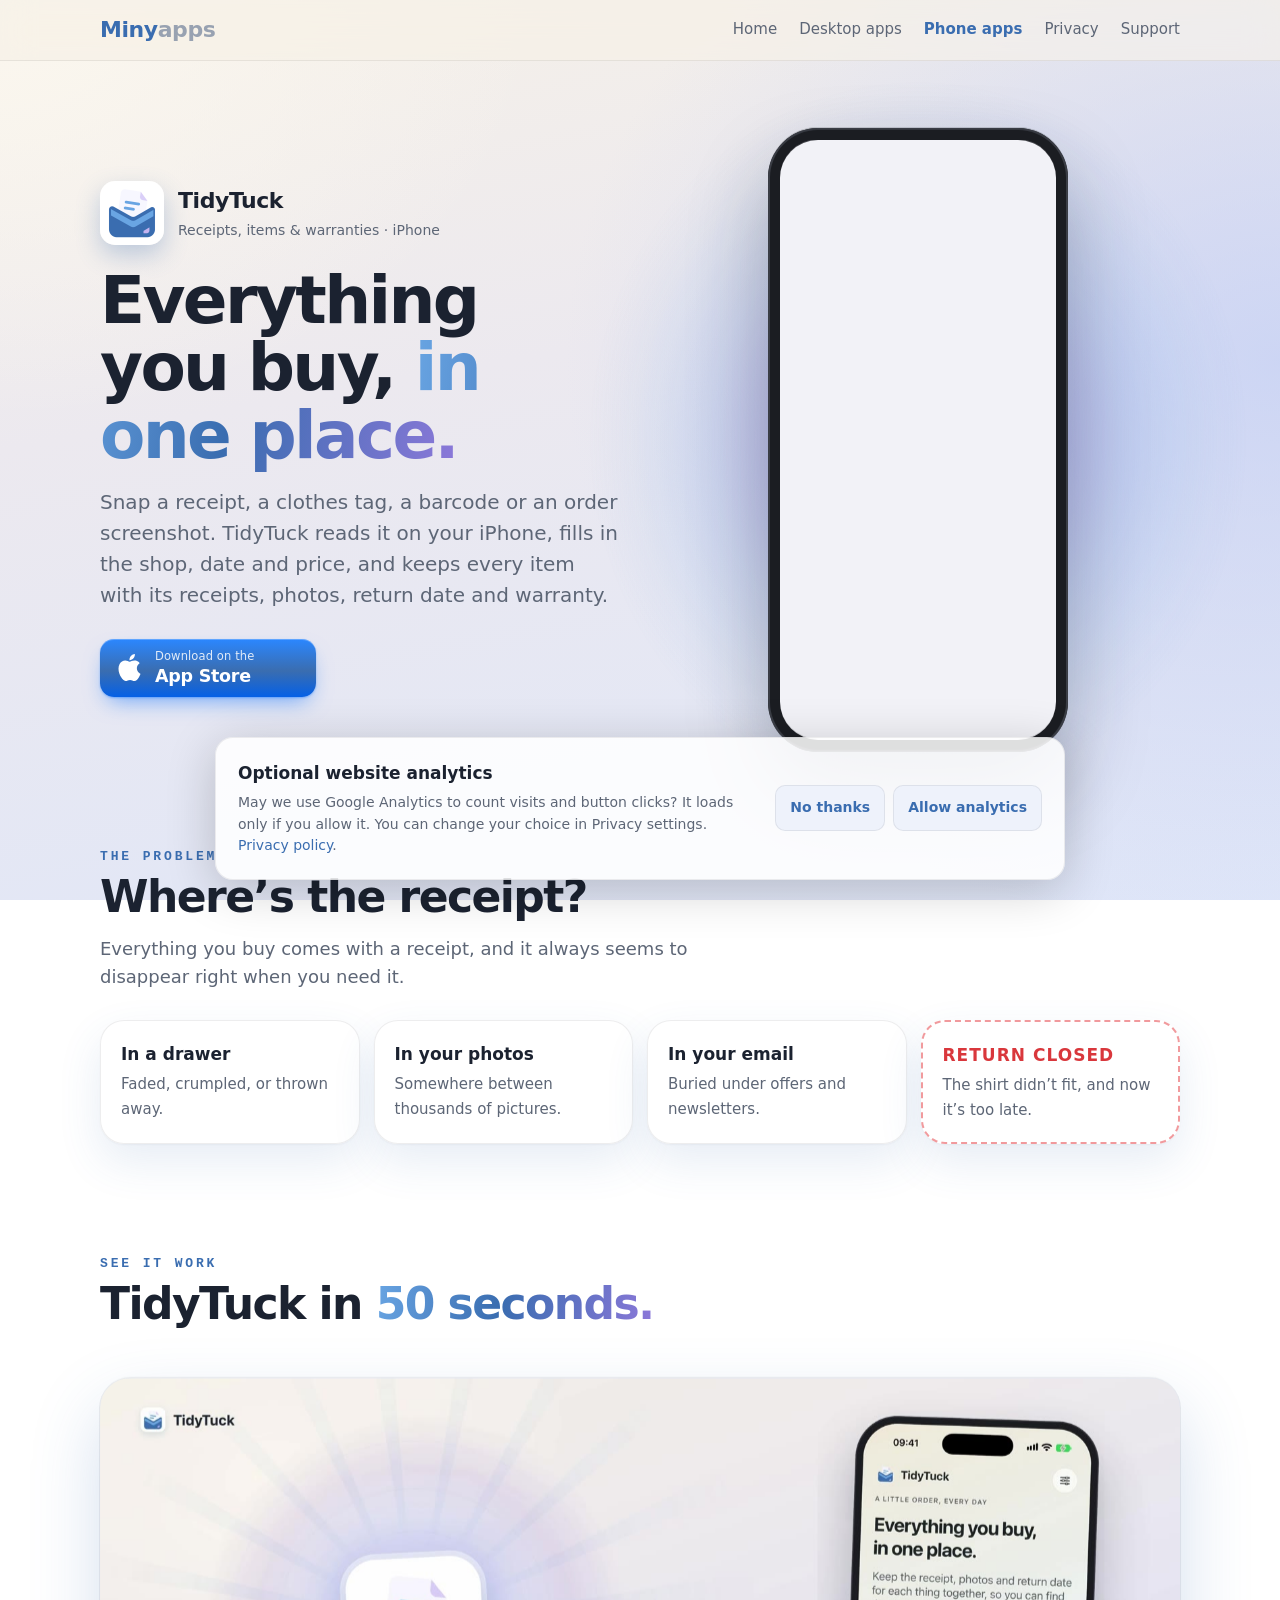
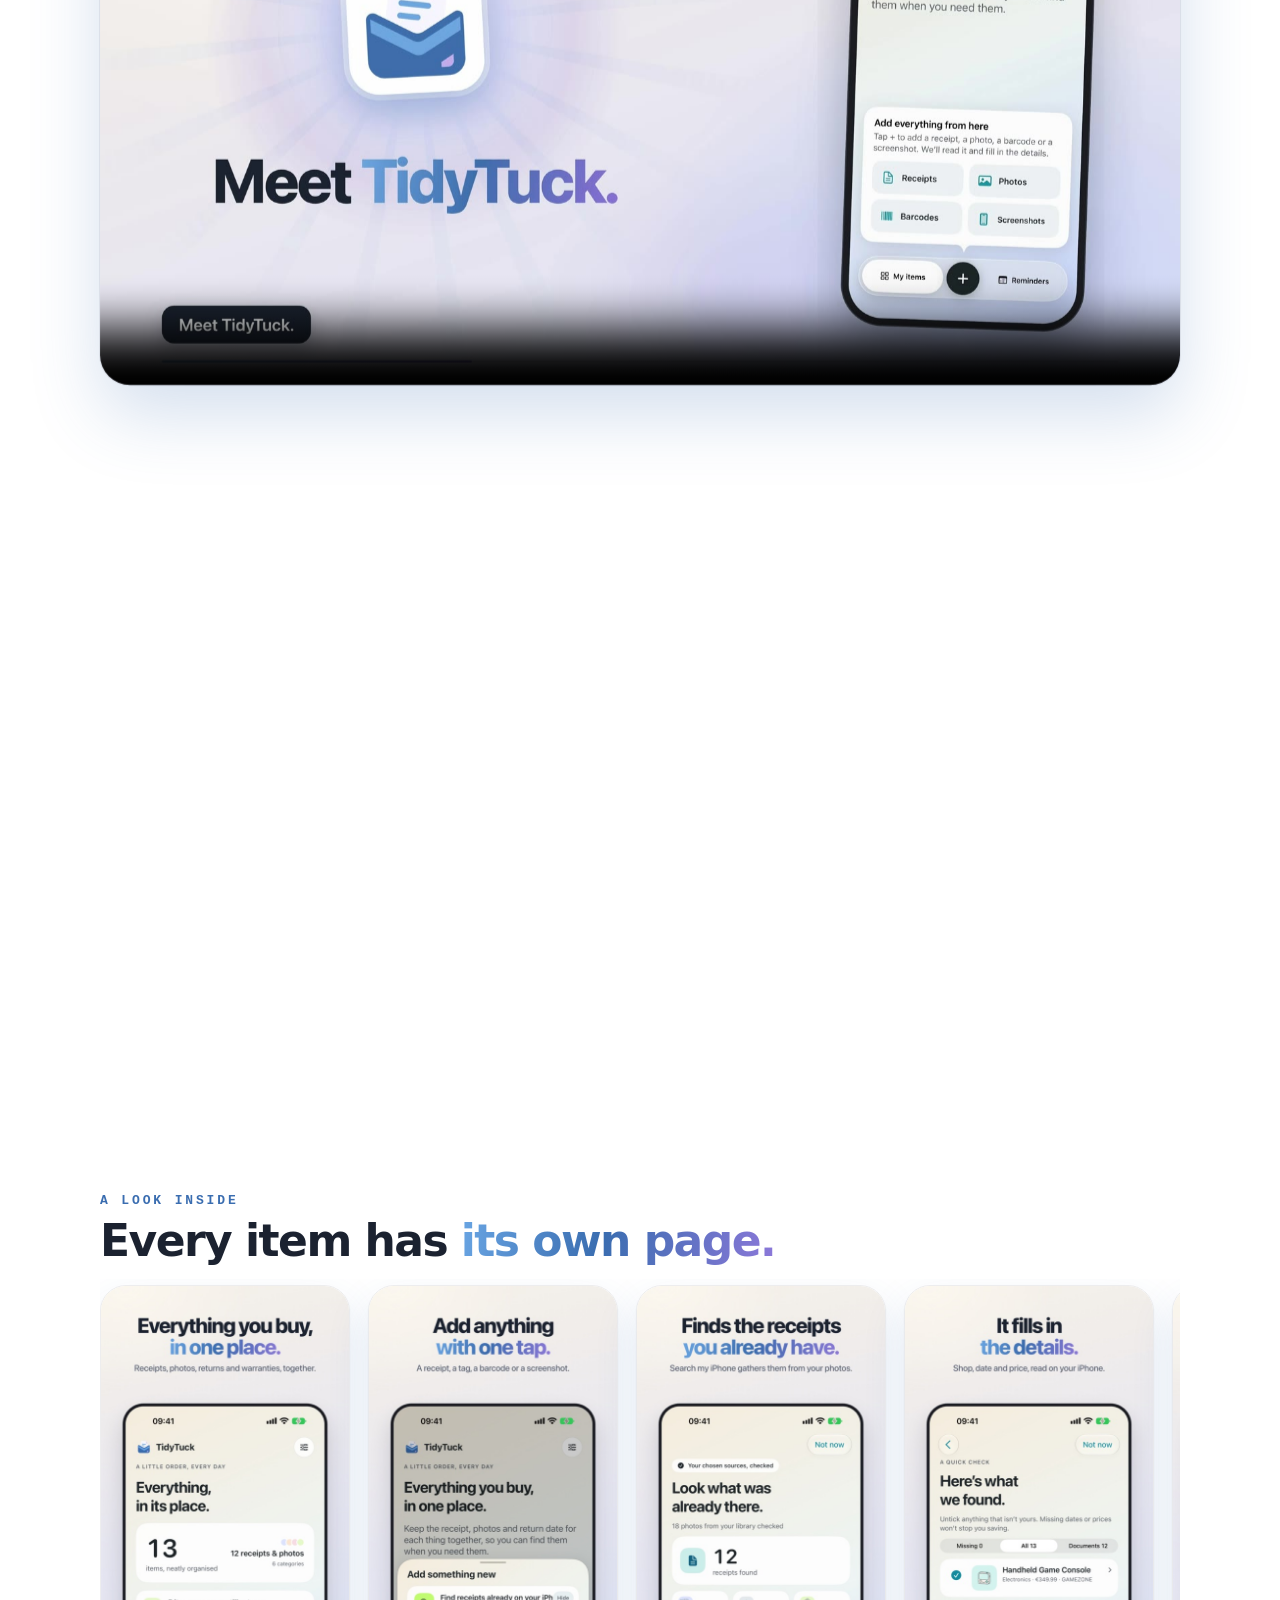
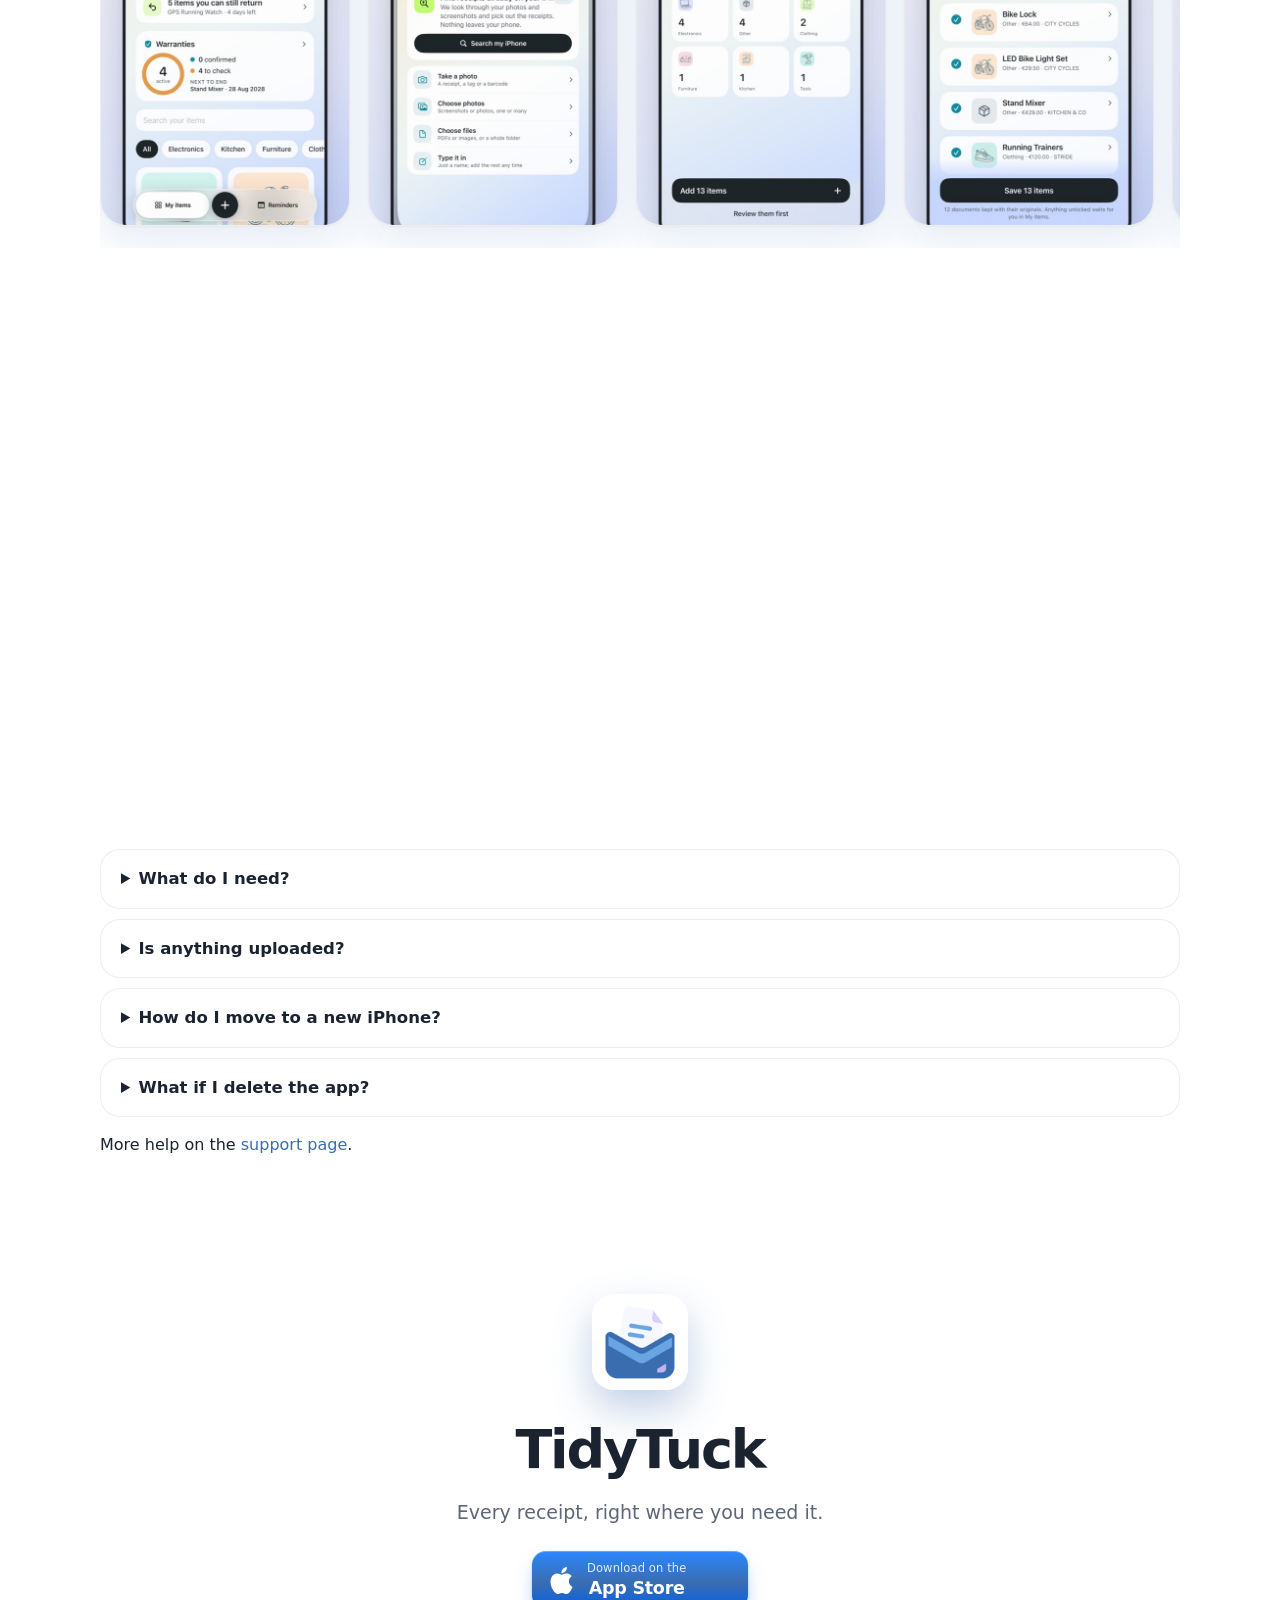
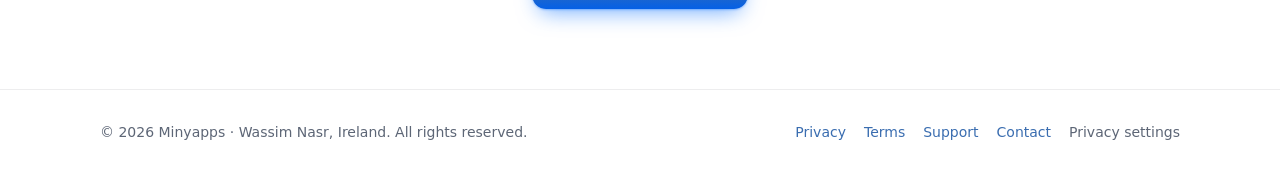
<file: tidytuck.html>
<!doctype html>
<html lang="en">
<head>
  <meta charset="utf-8">
  <meta http-equiv="Content-Security-Policy" content="default-src 'self'; script-src 'self' https://www.googletagmanager.com; script-src-attr 'none'; style-src 'self' 'unsafe-inline'; img-src 'self' data: https://www.googletagmanager.com https://*.google-analytics.com; connect-src 'self' https://www.googletagmanager.com https://*.google-analytics.com https://*.google.com; media-src 'self'; font-src 'self'; frame-src 'none'; object-src 'none'; base-uri 'none'; form-action 'none'">
  <meta name="referrer" content="strict-origin-when-cross-origin">
  <meta name="viewport" content="width=device-width, initial-scale=1">
  <title>TidyTuck for iPhone: receipts, returns and warranties in one place | Minyapps</title>
  <meta name="description" content="Get TidyTuck for iPhone on the App Store. Keep receipts, return dates and warranties together, with details read on your device. Free for your first 4 items, then unlock once. No subscription.">
  <link rel="canonical" href="https://minyapps.com/tidytuck.html">
  <meta name="theme-color" content="#f6f1e8">
  <meta property="og:type" content="website">
  <meta property="og:site_name" content="Minyapps">
  <meta property="og:url" content="https://minyapps.com/tidytuck.html">
  <meta property="og:title" content="TidyTuck for iPhone | Minyapps">
  <meta property="og:description" content="Get TidyTuck for iPhone on the App Store. Keep receipts, return dates and warranties together, with details read on your device. Free for your first 4 items, then unlock once. No subscription.">
  <meta property="og:image" content="https://minyapps.com/assets/tidytuck/tour-poster.jpg">
  <meta name="twitter:card" content="summary_large_image">
  <meta name="twitter:title" content="TidyTuck for iPhone | Minyapps">
  <meta name="twitter:description" content="Get TidyTuck for iPhone on the App Store. Keep receipts, return dates and warranties together, with details read on your device. Free for your first 4 items, then unlock once. No subscription.">
  <meta name="twitter:image" content="https://minyapps.com/assets/tidytuck/tour-poster.jpg">
  <link rel="icon" href="/favicon.ico" sizes="48x48">
  <link rel="icon" href="/favicon.svg?v=2" type="image/svg+xml">
  <link rel="icon" type="image/png" sizes="96x96" href="/assets/favicon-96.png?v=2">
  <link rel="icon" type="image/png" sizes="192x192" href="/assets/favicon-192.png?v=2">
  <link rel="apple-touch-icon" sizes="180x180" href="/assets/apple-touch-icon.png?v=2">
  <link rel="manifest" href="/site.webmanifest">
  <link rel="stylesheet" href="styles.css?v=22">
  <link rel="stylesheet" href="tidytuck.css?v=5">
  <link rel="stylesheet" href="tidytuck-demo.css?v=3">
  <script type="application/ld+json">{
  "@context": "https://schema.org",
  "@type": "SoftwareApplication",
  "@id": "https://minyapps.com/tidytuck.html#app",
  "name": "TidyTuck",
  "description": "Keeps everything you buy in one place: each item with its receipts, photos, return date and warranty, read and organised on your iPhone.",
  "applicationCategory": "ProductivityApplication",
  "operatingSystem": "iOS 18 or later",
  "image": "https://minyapps.com/assets/tidytuck/tidytuck-icon.png",
  "url": "https://minyapps.com/tidytuck.html",
  "publisher": {
    "@id": "https://minyapps.com/#org"
  },
  "installUrl": "https://apps.apple.com/app/id6832006570"
}</script>
  <script defer src="analytics-config.js?v=1"></script>
  <script defer src="analytics.js?v=2"></script>
  <script defer src="/navigation.js?v=1"></script>
</head>
<body class="tt">
  <div class="top">
    <div class="wrap">
      <a class="brand" href="/">Min<span>y</span><span class="suffix">apps</span></a>
      <button type="button" class="menu-toggle" aria-expanded="false" aria-controls="main-navigation">
        <svg width="20" height="20" viewBox="0 0 24 24" fill="none" stroke="currentColor" stroke-width="2" stroke-linecap="round" aria-hidden="true"><path d="M4 6h16M4 12h16M4 18h16"/></svg>
        Menu
      </button>
      <nav id="main-navigation" aria-label="Main">
        <a href="/">Home</a>
        <a href="/desktop-apps.html">Desktop apps</a>
        <a href="phone-apps.html" aria-current="true">Phone apps</a>
        <a href="privacy.html">Privacy</a>
        <a href="support.html">Support</a>
      </nav>
    </div>
  </div>

  <main class="wrap">
    <section class="tt-hero">
      <div>
        <div class="tt-app">
          <img src="assets/tidytuck/tidytuck-icon.png" alt="" width="64" height="64">
          <div><b>TidyTuck</b><span>Receipts, items &amp; warranties · iPhone</span></div>
        </div>
        <h1>Everything you buy, <span class="grad">in one place.</span></h1>
        <p class="lead">Snap a receipt, a clothes tag, a barcode or an order screenshot. TidyTuck reads it on your iPhone, fills in the shop, date and price, and keeps every item with its receipts, photos, return date and warranty.</p>
        <div class="tt-cta">
          <div class="stores"><a class="store" href="https://apps.apple.com/app/id6832006570" target="_blank" rel="noopener" data-app="TidyTuck" data-store="ios" aria-label="Download TidyTuck on the App Store"><svg viewBox="0 0 24 24" aria-hidden="true"><path fill="currentColor" d="M12.152 6.896c-.948 0-2.415-1.078-3.96-1.04-2.04.027-3.91 1.183-4.961 3.014-2.117 3.675-.546 9.103 1.519 12.09 1.013 1.454 2.208 3.09 3.792 3.039 1.52-.065 2.09-.987 3.935-.987 1.831 0 2.35.987 3.96.948 1.637-.026 2.676-1.48 3.676-2.948 1.156-1.688 1.636-3.325 1.662-3.415-.039-.013-3.182-1.221-3.22-4.857-.026-3.04 2.48-4.494 2.597-4.559-1.429-2.09-3.623-2.324-4.39-2.376-2-.156-3.675 1.09-4.61 1.09zM15.53 3.83c.843-1.012 1.4-2.427 1.245-3.83-1.207.052-2.662.805-3.532 1.818-.78.896-1.454 2.338-1.273 3.714 1.338.104 2.715-.688 3.559-1.701"/></svg><span><small>Download on the</small><b>App Store</b></span></a></div>
        </div>
      </div>
      <div class="tt-demo" role="img" aria-label="TidyTuck in action: tap plus, search your iPhone, 12 receipts found, details filled in, 25 days left to return, and a reminder">
        <div class="tt-demo-glow"></div>
        <div class="tt-phone"><div class="tt-screen">
          <img class="scr" style="--d:0s" src="assets/tidytuck/demo/06-home.jpg" alt="" decoding="async">
          <img class="scr" style="--d:-15s" src="assets/tidytuck/demo/02-add.jpg" alt="" decoding="async">
          <img class="scr" style="--d:-12s" src="assets/tidytuck/demo/03-finding.jpg" alt="" decoding="async">
          <img class="scr" style="--d:-9s" src="assets/tidytuck/demo/04-found.jpg" alt="" decoding="async">
          <img class="scr" style="--d:-6s" src="assets/tidytuck/demo/07-item.jpg" alt="" decoding="async">
          <img class="scr" style="--d:-3s" src="assets/tidytuck/demo/09-reminders.jpg" alt="" decoding="async">
          <span class="tap t1"></span><span class="tap t2"></span>
        </div></div>
        <div class="fl fl-rc r1"><b>NORTHLANE</b>Linen shirt 26.00<i></i></div>
        <div class="fl fl-rc r2"><b>SOUNDWAVE</b>Headphones 249.00<i></i></div>
        <div class="fl fl-rc r3"><b>STRIDE</b>Trainers 120.00<i></i></div>
        <div class="fl fl-card fl-count"><strong>12</strong><span>receipts<br>found</span></div>
        <div class="fl fl-card fl-chip c1"><small>SHOP</small>Northlane Fashion</div>
        <div class="fl fl-card fl-chip c2"><small>DATE</small>4 Nov 2026</div>
        <div class="fl fl-card fl-chip c3"><small>PRICE</small>€26.00</div>
        <div class="fl fl-days"><b>25 days left</b><span>You can still return this</span></div>
        <div class="fl fl-card fl-note"><img src="assets/tidytuck/tidytuck-icon.png" alt=""><div><b>Return the Wool Coat soon</b>Your return window ends 27 Nov.</div></div>
      </div>
    </section>

    <section class="tt-section" aria-labelledby="problem">
      <p class="tt-kicker">The problem</p>
      <h2 id="problem">Where’s the receipt?</h2>
      <p class="sub">Everything you buy comes with a receipt, and it always seems to disappear right when you need it.</p>
      <div class="tt-problem">
        <div><b>In a drawer</b><span>Faded, crumpled, or thrown away.</span></div>
        <div><b>In your photos</b><span>Somewhere between thousands of pictures.</span></div>
        <div><b>In your email</b><span>Buried under offers and newsletters.</span></div>
        <div class="closed"><b>RETURN CLOSED</b><span>The shirt didn’t fit, and now it’s too late.</span></div>
      </div>
    </section>

    <section class="tt-section" aria-labelledby="tour">
      <p class="tt-kicker">See it work</p>
      <h2 id="tour">TidyTuck in <span class="grad">50 seconds.</span></h2>
      <div class="tt-tour">
        <video controls playsinline preload="none" poster="assets/tidytuck/tour-poster.jpg" aria-label="A 50-second tour of TidyTuck">
          <source src="assets/tidytuck/tidytuck-tour-1080p.mp4" type="video/mp4">
        </video>
      </div>
    </section>

    <section class="tt-section" aria-labelledby="features">
      <p class="tt-kicker">How it helps</p>
      <h2 id="features">One tap to add. <span class="grad">Nothing to remember.</span></h2>
      <div class="tt-features">
        <article class="tt-feature"><span class="num">01</span><div class="ic"><svg viewBox="0 0 32 32" fill="none" stroke="currentColor" stroke-width="2.4" stroke-linecap="round"><path d="M16 7v18M7 16h18"/></svg></div>
          <h3>Add anything with +</h3><p>A receipt, a tag, a barcode or a screenshot. Take a photo or choose one, or a whole folder of them.</p></article>
        <article class="tt-feature"><span class="num">02</span><div class="ic"><svg viewBox="0 0 32 32" fill="none" stroke="currentColor" stroke-width="2.2" stroke-linecap="round"><circle cx="14" cy="14" r="8"/><path d="M20 20l6 6"/></svg></div>
          <h3>Finds what you already have</h3><p><b>Search my iPhone</b> looks through the photos you allow and gathers the receipts it finds.</p></article>
        <article class="tt-feature"><span class="num">03</span><div class="ic"><svg viewBox="0 0 32 32" fill="none" stroke="currentColor" stroke-width="2.2" stroke-linecap="round" stroke-linejoin="round"><path d="M8 4h16v24l-3-2-2.5 2-2.5-2-2.5 2-2.5-2-3 2z"/><path d="M12 10h8M12 14h8M12 18h5"/></svg></div>
          <h3>Fills in the details</h3><p>Shop, purchase date, price and order number, read on your iPhone. You just check them.</p></article>
        <article class="tt-feature"><span class="num">04</span><div class="ic"><svg viewBox="0 0 32 32" fill="none" stroke="currentColor" stroke-width="2.2" stroke-linecap="round"><path d="M9 13a8 8 0 1 1 1 9"/><path d="M8 7v6h6"/></svg></div>
          <h3>Know when you can return it</h3><p>Every item shows how many days are left, worked out from the return policy on the receipt.</p></article>
        <article class="tt-feature"><span class="num">05</span><div class="ic"><svg viewBox="0 0 32 32" fill="none" stroke="currentColor" stroke-width="2.2" stroke-linecap="round" stroke-linejoin="round"><path d="M8 22h16l-2-3v-6a6 6 0 0 0-12 0v6z"/><path d="M14 25.5a2.2 2.2 0 0 0 4 0"/></svg></div>
          <h3>Reminds you in time</h3><p>Return dates, warranties and expiry dates in one calendar, with a reminder before each one.</p></article>
        <article class="tt-feature"><span class="num">06</span><div class="ic"><svg viewBox="0 0 32 32" fill="none" stroke="currentColor" stroke-width="2.2" stroke-linecap="round" stroke-linejoin="round"><path d="M16 4l10 4v7c0 6.5-4.3 11.2-10 13-5.7-1.8-10-6.5-10-13V8z"/><rect x="12" y="14" width="8" height="7" rx="1.5"/><path d="M13.5 14v-2a2.5 2.5 0 0 1 5 0v2"/></svg></div>
          <h3>Private by design</h3><p>No account, no cloud, no tracking. Everything is read and kept on your iPhone.</p></article>
      </div>
    </section>

    <section class="tt-section" aria-labelledby="screens">
      <p class="tt-kicker">A look inside</p>
      <h2 id="screens">Every item has <span class="grad">its own page.</span></h2>
      <div class="tt-shots" tabindex="0" aria-label="TidyTuck screenshots">
        <img src="assets/tidytuck/shot-01.jpg" alt="Home: everything you buy in one place, with items you can still return and warranties" width="250" loading="lazy">
        <img src="assets/tidytuck/shot-02.jpg" alt="The + menu: Search my iPhone, take a photo, choose photos or files, or type it in" width="250" loading="lazy">
        <img src="assets/tidytuck/shot-03.jpg" alt="Search my iPhone found 12 receipts" width="250" loading="lazy">
        <img src="assets/tidytuck/shot-04.jpg" alt="Every item filled in from its receipt" width="250" loading="lazy">
        <img src="assets/tidytuck/shot-05.jpg" alt="An item page showing you can still return it for 25 more days" width="250" loading="lazy">
        <img src="assets/tidytuck/shot-06.jpg" alt="Reminders for return dates and warranties" width="250" loading="lazy">
        <img src="assets/tidytuck/shot-07.jpg" alt="Private: everything stays on your iPhone" width="250" loading="lazy">
      </div>
    </section>

    <section class="tt-section" aria-labelledby="promise">
      <h2 id="promise" class="visually-hidden" style="position:absolute;width:1px;height:1px;overflow:hidden;clip:rect(0 0 0 0)">What you can count on</h2>
      <div class="tt-promise">
        <div class="private"><b>Private. Stays on your iPhone.</b><span>Nothing leaves your phone. Your original photos and files stay untouched.</span></div>
        <div><b>Yours to keep</b><span>Make a backup file any time, protect it with a password, and restore it on a new iPhone.</span></div>
        <div><b>Pay once</b><span>Free for your first 4 items. Unlock once for as many as you like. No subscription, no ads.</span></div>
      </div>
    </section>

    <section class="tt-section tt-faq" aria-labelledby="faq">
      <p class="tt-kicker">Questions</p>
      <h2 id="faq">Good to know</h2>
      <details><summary>Can I download TidyTuck now?</summary><p>Yes. TidyTuck is free to download from the App Store in supported regions, and your first 4 items are free. A one-time in-app purchase unlocks as many items as you like. There is no subscription. The App Store shows the price and availability for your country.</p></details>
      <details><summary>What happens after 4 items?</summary><p>Anything you add after your free items is kept with its receipt and dates and shown dimmed in My items. Unlock once and they all come in. Everything you have already added stays free to open, edit and back up. If you bought TidyTuck before it became free, it is already unlocked.</p></details>
      <details><summary>What do I need?</summary><p>An iPhone with iOS 18 or later. TidyTuck for Android (Android 8.0 or later) is coming to Google Play.</p></details>
      <details><summary>Is anything uploaded?</summary><p>No. Receipts and photos are read on your iPhone with Apple’s built-in recognition. There’s no account or cloud service. See the <a href="privacy.html#tidytuck">privacy policy</a>.</p></details>
      <details><summary>How do I move to a new iPhone?</summary><p>Your iPhone’s iCloud backup or Quick Start brings TidyTuck across with your other apps. You can also make a backup file in TidyTuck and restore it on the new phone.</p></details>
      <details><summary>What if I delete the app?</summary><p>Deleting it removes its data from your iPhone, and we can’t recover it because nothing is stored on our side. Make a backup from time to time.</p></details>
      <p>More help on the <a href="support.html#tidytuck">support page</a>.</p>
    </section>

    <section class="tt-end">
      <img src="assets/tidytuck/tidytuck-icon.png" alt="" width="96" height="96">
      <h2>TidyTuck</h2>
      <p>Every receipt, right where you need it.</p>
      <div class="tt-cta">
        <div class="stores"><a class="store" href="https://apps.apple.com/app/id6832006570" target="_blank" rel="noopener" data-app="TidyTuck" data-store="ios" aria-label="Download TidyTuck on the App Store"><svg viewBox="0 0 24 24" aria-hidden="true"><path fill="currentColor" d="M12.152 6.896c-.948 0-2.415-1.078-3.96-1.04-2.04.027-3.91 1.183-4.961 3.014-2.117 3.675-.546 9.103 1.519 12.09 1.013 1.454 2.208 3.09 3.792 3.039 1.52-.065 2.09-.987 3.935-.987 1.831 0 2.35.987 3.96.948 1.637-.026 2.676-1.48 3.676-2.948 1.156-1.688 1.636-3.325 1.662-3.415-.039-.013-3.182-1.221-3.22-4.857-.026-3.04 2.48-4.494 2.597-4.559-1.429-2.09-3.623-2.324-4.39-2.376-2-.156-3.675 1.09-4.61 1.09zM15.53 3.83c.843-1.012 1.4-2.427 1.245-3.83-1.207.052-2.662.805-3.532 1.818-.78.896-1.454 2.338-1.273 3.714 1.338.104 2.715-.688 3.559-1.701"/></svg><span><small>Download on the</small><b>App Store</b></span></a></div>
      </div>
    </section>
  </main>

  <footer>
    <div class="wrap">
      <span>© 2026 Minyapps · Wassim Nasr, Ireland. All rights reserved.</span>
      <nav aria-label="Footer">
        <a href="privacy.html">Privacy</a>
        <a href="terms.html">Terms</a>
        <a href="support.html">Support</a>
        <a href="support.html#contact">Contact</a>
      </nav>
    </div>
  </footer>
  <script defer src="motion.js?v=1"></script>
</body>
</html>
</file>
<file: styles.css>
/* Shared Minyapps palette, from the TidyTuck page. */
:root {
  --blue: #3a6db0;
  --blue-ink: #3a6db0;
  --ink: #1b2230;
  --muted: #5d6676;
  --faint: #98a2b1;
  --line: rgba(27, 34, 48, 0.08);
  --page: #f6f1e8;
  --page-wash:
    radial-gradient(900px 700px at 0% 0%, #fbf7ef 0%, rgba(251, 247, 239, 0) 60%),
    radial-gradient(1100px 900px at 100% 40%, rgba(195, 207, 245, 0.75) 0%, rgba(195, 207, 245, 0) 65%),
    linear-gradient(170deg, #f6f1e8 0%, #ece9ef 40%, #dfe6f8 100%);
  --card: rgba(255, 255, 255, 0.86);
  --tint: #eef2fb;
  --shadow: 0 1px 2px rgba(27, 34, 48, 0.04), 0 18px 44px rgba(58, 109, 176, 0.12);
  color-scheme: light dark;
}
@media (prefers-color-scheme: dark) {
  :root {
    --blue-ink: #9cc6f0;
    --ink: #eef1f6;
    --muted: #aab4c3;
    --faint: #5f6c80;
    --line: rgba(255, 255, 255, 0.09);
    --page: #141821;
    --page-wash:
      radial-gradient(900px 700px at 0% 0%, rgba(105, 165, 227, 0.16) 0%, rgba(105, 165, 227, 0) 60%),
      radial-gradient(1100px 900px at 100% 40%, rgba(140, 120, 217, 0.18) 0%, rgba(140, 120, 217, 0) 65%),
      linear-gradient(170deg, #141821 0%, #171c27 50%, #1b2131 100%);
    --card: rgba(28, 34, 46, 0.86);
    --tint: #232b3a;
    --shadow: 0 1px 2px rgba(0, 0, 0, 0.3), 0 12px 32px rgba(0, 0, 0, 0.35);
  }
}

* { box-sizing: border-box; }
html { scroll-behavior: smooth; }
body {
  margin: 0;
  min-height: 100vh;
  font-family: -apple-system, BlinkMacSystemFont, "Segoe UI Variable Text", "Segoe UI", system-ui, sans-serif;
  color: var(--ink);
  background-color: var(--page);
  background-image: var(--page-wash);
  background-attachment: fixed;
  line-height: 1.55;
  -webkit-font-smoothing: antialiased;
}
a { color: var(--blue-ink); text-decoration: none; }
a:hover { text-decoration: underline; }
img { max-width: 100%; display: block; }
.wrap { width: min(1080px, 100% - 40px); margin: 0 auto; }

/* Header */
.top { position: sticky; top: 0; z-index: 10; backdrop-filter: saturate(180%) blur(16px); -webkit-backdrop-filter: saturate(180%) blur(16px);
  background: color-mix(in srgb, var(--page) 72%, transparent); border-bottom: 1px solid var(--line); }
.top .wrap { display: flex; align-items: center; justify-content: space-between; height: 60px; }
.brand { font-weight: 800; font-size: 22px; letter-spacing: -0.02em; color: var(--blue-ink); }
.brand span { color: inherit; }
.brand .suffix { color: var(--faint); font-weight: 700; }
.brand:hover { text-decoration: none; }
.top nav { display: flex; gap: 22px; font-size: 15px; }
.top nav a { color: var(--muted); }
.top nav a:hover { color: var(--ink); text-decoration: none; }
.top nav a[aria-current] { color: var(--blue-ink); font-weight: 600; text-decoration: none; }
footer nav a[aria-current] { color: var(--blue-ink); font-weight: 600; text-decoration: underline; text-underline-offset: 5px; }
.top a:focus-visible, .menu-toggle:focus-visible, footer nav a:focus-visible { outline: 2px solid var(--blue-ink); outline-offset: 3px; border-radius: 2px; }
.menu-toggle { display: none; }

.tt-cta { display: flex; flex-wrap: wrap; align-items: center; gap: 14px; }
.tt-badge { display: inline-flex; align-items: center; gap: 10px; padding: 10px 20px 10px 16px; border-radius: 14px; background: #111; color: #fff; }
.tt-badge svg { width: 26px; height: 26px; }
.tt-badge small { display: block; font-size: 11px; opacity: 0.85; line-height: 1.1; }
.tt-badge b { display: block; font-size: 19px; line-height: 1.15; letter-spacing: -0.01em; }
.tt-badge:hover { text-decoration: none; }
.tt-badge:focus-visible { outline: 3px solid var(--blue-ink); outline-offset: 4px; }
.tt a.tt-badge, .tt a.store { color: #fff; }
.app-details-link { font-weight: 650; padding: 10px 0; }

/* Hero */
.hero { text-align: center; padding: 80px 0 48px; }
.hero h1 { font-size: clamp(36px, 6vw, 58px); line-height: 1.08; letter-spacing: -0.035em; margin: 0 0 18px; }
.hero h1 em { font-style: normal; color: var(--blue); }
.hero p { font-size: clamp(17px, 2.2vw, 20px); color: var(--muted); max-width: 640px; margin: 0 auto; }

/* The homepage pairs the TidyTuck tour with three short desktop app cards. */
.home-hero { display: grid; grid-template-columns: minmax(0, 0.85fr) minmax(0, 1.15fr); align-items: center;
  gap: clamp(30px, 4.5vw, 58px); padding: clamp(46px, 7vw, 92px) 0 clamp(42px, 6vw, 76px); }
.home-hero, .home-desktop, .home-desktop .apps, .home-desktop .apps a { scroll-margin-top: 80px; }
.home-app-name { margin: 0; font-size: 22px; font-weight: 750; line-height: 1.2; letter-spacing: -0.02em; }
.home-hero h1 { margin: 0 0 18px; max-width: 12ch; font-size: clamp(38px, 4.9vw, 62px); line-height: 1.03; letter-spacing: -0.045em; }
.home-hero h1 span { color: var(--blue-ink); }
.home-hero .phone-more { background: linear-gradient(110deg, #35669f, #5c4a9c); }
.home-film { margin: 0; min-width: 0; }
.home-film video { display: block; width: 100%; height: auto; aspect-ratio: 16 / 9; object-fit: contain;
  border: 1px solid var(--line); border-radius: 24px; background: var(--tint); box-shadow: var(--shadow); }
.home-film figcaption { margin: 10px 4px 0; color: var(--muted); font-size: 14px; }
.home-desktop { border-top: 1px solid var(--line); padding: 30px 0 clamp(40px, 6vw, 64px); }
.home-desktop .apps { margin-bottom: 0; }
.home-hero a:focus-visible, .home-film video:focus-visible, .home-desktop a:focus-visible { outline: 3px solid var(--blue-ink); outline-offset: 4px; }
@media (max-width: 820px) {
  .home-hero { grid-template-columns: minmax(0, 1fr); }
  .home-hero h1 { max-width: 15ch; }
}
@media (max-width: 420px) { .home-film video { border-radius: 16px; } }

/* The three apps, side by side */
.apps { display: grid; grid-template-columns: repeat(3, 1fr); gap: 18px; margin: 0 0 22px; }
.apps a { display: flex; flex-direction: column; align-items: flex-start; gap: 10px; background: var(--card); border: 1px solid var(--line);
  border-radius: 22px; padding: 26px 24px 22px; box-shadow: var(--shadow); color: var(--ink); transition: transform 0.2s ease, box-shadow 0.2s ease; }
.apps a:hover { text-decoration: none; transform: translateY(-4px); box-shadow: 0 2px 4px rgba(15, 23, 42, 0.05), 0 20px 44px rgba(7, 110, 255, 0.16); }
.apps img { width: 76px; height: 76px; filter: drop-shadow(0 8px 14px rgba(7, 110, 255, 0.22)); }
.apps h3 { margin: 6px 0 0; font-size: 22px; letter-spacing: -0.02em; }
.apps p { margin: 0; color: var(--muted); font-size: 15.5px; }
.apps .problem { color: var(--ink); font-weight: 600; font-size: 15.5px; }
.apps .more { margin-top: auto; padding-top: 8px; color: var(--blue-ink); font-weight: 600; font-size: 15px; }

/* Promise strip */
.promise { display: grid; grid-template-columns: repeat(3, 1fr); gap: 16px; margin: 34px 0 64px; text-align: center; }
.promise div { padding: 4px 18px; }
.promise div + div { border-left: 1px solid var(--line); }
.promise strong { display: block; font-size: 16px; margin-bottom: 2px; }
.promise strong::before { content: ""; display: block; width: 34px; height: 34px; margin: 0 auto 10px; border-radius: 50%;
  background: var(--tint) var(--icon) center / 18px no-repeat; }
.promise .private { --icon: url("data:image/svg+xml,%3Csvg xmlns='http://www.w3.org/2000/svg' viewBox='0 0 24 24' fill='none' stroke='%23076EFF' stroke-width='2' stroke-linecap='round' stroke-linejoin='round'%3E%3Crect x='5' y='11' width='14' height='10' rx='2'/%3E%3Cpath d='M8 11V8a4 4 0 0 1 8 0v3'/%3E%3C/svg%3E"); }
.promise .trial { --icon: url("data:image/svg+xml,%3Csvg xmlns='http://www.w3.org/2000/svg' viewBox='0 0 24 24' fill='none' stroke='%23076EFF' stroke-width='2' stroke-linecap='round' stroke-linejoin='round'%3E%3Ccircle cx='12' cy='12' r='9'/%3E%3Cpath d='M12 7v5l3 2'/%3E%3C/svg%3E"); }
.promise .both { --icon: url("data:image/svg+xml,%3Csvg xmlns='http://www.w3.org/2000/svg' viewBox='0 0 24 24' fill='none' stroke='%23076EFF' stroke-width='2' stroke-linecap='round' stroke-linejoin='round'%3E%3Crect x='3' y='4' width='18' height='12' rx='2'/%3E%3Cpath d='M8 20h8M12 16v4'/%3E%3C/svg%3E"); }
.promise span { color: var(--muted); font-size: 14.5px; }

/* App sections */
.app { display: grid; grid-template-columns: 1.05fr 0.95fr; gap: 56px; align-items: center; padding: 56px 0; border-top: 1px solid var(--line); scroll-margin-top: 70px; }
.app:nth-of-type(even) .shot { order: -1; }
.app header { display: flex; align-items: center; gap: 16px; margin-bottom: 18px; }
.app header img { width: 72px; height: 72px; }
.app h2 { font-size: 32px; letter-spacing: -0.025em; margin: 0; line-height: 1.1; }
.app .tagline { color: var(--muted); margin: 4px 0 0; font-size: 16px; }
.app .lead { font-size: 18px; margin: 0 0 18px; }
.app ul { margin: 0 0 26px; padding: 0; list-style: none; }
.app li { padding-left: 28px; position: relative; margin: 8px 0; color: var(--muted); }
.app li::before { content: ""; position: absolute; left: 2px; top: 7px; width: 14px; height: 14px; border-radius: 50%;
  background: var(--tint) url("data:image/svg+xml,%3Csvg xmlns='http://www.w3.org/2000/svg' viewBox='0 0 16 16'%3E%3Cpath d='M4 8.5l2.5 2.5L12 5.5' fill='none' stroke='%23076EFF' stroke-width='2' stroke-linecap='round' stroke-linejoin='round'/%3E%3C/svg%3E") center / 12px no-repeat; }
.app li b { color: var(--ink); font-weight: 600; }
.price { font-size: 14.5px; color: var(--muted); margin: 14px 0 0; }
.shot { background: linear-gradient(160deg, var(--tint), transparent 70%); border-radius: 28px; padding: 28px; }

/* App demos: real app screens in sequence, files dropping in, a click, the result. 9 s loop. */
.demo { position: relative; width: min(100%, 460px); margin: 0 auto; aspect-ratio: var(--ratio, 680 / 882); border-radius: 14px; box-shadow: var(--shadow); overflow: hidden; }
.demo picture, .demo picture img { position: absolute; inset: 0; width: 100%; height: 100%; }
.demo picture { opacity: 0; animation: 9s infinite both; }
.demo .s1 { animation-name: s1; } .demo .s2 { animation-name: s2; } .demo .s3 { animation-name: s3; } .demo .s4 { animation-name: s4; } .demo .s5 { animation-name: s5; }
@keyframes s1 { 0%, 18% { opacity: 1; } 21%, 97% { opacity: 0; } 100% { opacity: 1; } }
@keyframes s2 { 0%, 18% { opacity: 0; } 21%, 38% { opacity: 1; } 41%, 100% { opacity: 0; } }
@keyframes s3 { 0%, 38% { opacity: 0; } 41%, 60% { opacity: 1; } 63%, 100% { opacity: 0; } }
@keyframes s4 { 0%, 60% { opacity: 0; } 63%, 72% { opacity: 1; } 75%, 100% { opacity: 0; } }
@keyframes s5 { 0%, 72% { opacity: 0; } 75%, 96% { opacity: 1; } 100% { opacity: 0; } }
.chip { position: absolute; left: 50%; top: 25%; display: flex; align-items: center; gap: 6px; padding: 6px 10px 6px 7px; white-space: nowrap;
  background: #fff; color: #1f2937; border-radius: 9px; font-size: 11.5px; font-weight: 600; box-shadow: 0 8px 20px rgba(15, 23, 42, 0.22);
  opacity: 0; animation: drop 9s infinite both; }
.chip i { width: 16px; height: 20px; border-radius: 3px; background: var(--c, #e5484d); flex: none; }
.chip:nth-of-type(2) { animation-delay: 0.22s; } .chip:nth-of-type(3) { animation-delay: 0.44s; }
@keyframes drop {
  0%, 5% { opacity: 0; transform: translate(70%, -230%) rotate(8deg); }
  8% { opacity: 1; }
  15% { opacity: 1; transform: translate(-50%, -50%) rotate(0); }
  19%, 100% { opacity: 0; transform: translate(-50%, -50%) scale(0.6); }
}
/* --bx/--by: the app's main button, as a share of the frame. */
.cursor, .tap { position: absolute; left: var(--bx); top: var(--by); pointer-events: none; }
.cursor { width: 22px; height: 22px; margin: -3px 0 0 -3px; opacity: 0; animation: cursor 9s infinite both; filter: drop-shadow(0 2px 3px rgba(0, 0, 0, 0.35)); }
@keyframes cursor {
  0%, 42% { opacity: 0; transform: translate(-150px, 70px); }
  45% { opacity: 1; }
  55% { transform: translate(0, 0); }
  57% { transform: scale(0.82); }
  59% { transform: scale(1); opacity: 1; }
  66%, 100% { opacity: 0; transform: translate(0, 0); }
}
.tap { width: 60px; height: 60px; margin: -30px 0 0 -30px; border-radius: 50%; background: rgba(255, 255, 255, 0.55); opacity: 0; animation: tap 9s infinite both; }
@keyframes tap { 0%, 56% { opacity: 0; transform: scale(0.2); } 58% { opacity: 1; } 64%, 100% { opacity: 0; transform: scale(1.5); } }
@media (prefers-reduced-motion: reduce) {
  .demo picture, .chip, .cursor, .tap { animation: none; }
  .demo .s3 { opacity: 1; }
}

/* Store buttons (real links replace "Coming soon" once the apps are approved) */
.store { display: inline-flex; align-items: center; gap: 10px; padding: 10px 20px; border-radius: 14px; color: #fff;
  background: linear-gradient(180deg, #2b87ff 0%, var(--blue) 55%, #0560e6 100%);
  box-shadow: inset 0 1px 0 rgba(255, 255, 255, 0.25), 0 1px 2px rgba(7, 110, 255, 0.35), 0 10px 22px -8px rgba(7, 110, 255, 0.6);
  font-weight: 600; font-size: 15px; line-height: 1.15; min-height: 50px;
  transition: transform 0.18s ease, box-shadow 0.18s ease; }
.store:hover { text-decoration: none; transform: translateY(-2px);
  box-shadow: inset 0 1px 0 rgba(255, 255, 255, 0.25), 0 2px 4px rgba(7, 110, 255, 0.3), 0 16px 30px -10px rgba(7, 110, 255, 0.7); }
.store:active { transform: translateY(0) scale(0.98); }
.store:focus-visible { outline: 3px solid color-mix(in srgb, var(--blue) 45%, transparent); outline-offset: 3px; }
.store svg { width: 22px; height: 22px; flex: none; }

/* Badge layout: logo, a small "Coming soon to the" line, then the store name. */
.stores { display: flex; flex-wrap: wrap; gap: 12px; }
.stores .store { gap: 12px; min-height: 58px; min-width: 216px; padding: 9px 22px 9px 16px; }
.stores .store svg { width: 27px; height: 27px; }
.stores .store span { display: flex; flex-direction: column; gap: 3px; }
.stores .store small { font-weight: 500; font-size: 11.5px; letter-spacing: 0.01em; opacity: 0.85; }
.stores .store b { font-weight: 650; font-size: 17.5px; letter-spacing: -0.015em; }

/* Text pages (privacy, support) */
.page { padding: 64px 0 80px; }
.page article { max-width: 720px; }
.page h1 { font-size: 40px; letter-spacing: -0.03em; margin: 0 0 6px; }
.page .meta { color: var(--muted); margin: 0 0 36px; }
.page h2 { font-size: 21px; margin: 36px 0 8px; }
.page h3 { font-size: 17px; margin: 22px 0 6px; }
.page p, .page li { color: var(--muted); }
.page li { margin: 6px 0; }
.page p b, .page li b { color: var(--ink); }
.contact { background: var(--card); border: 1px solid var(--line); border-radius: 16px; padding: 22px 24px; box-shadow: var(--shadow); margin: 24px 0; }
.contact { scroll-margin-top: 90px; }
.contact-address { margin: 10px 0 14px !important; font-size: 20px; font-weight: 700; color: var(--ink) !important; user-select: all; word-break: break-all; }
.contact-actions { display: flex; flex-wrap: wrap; gap: 10px; }
.contact-actions .store { font-weight: 600; }
.copy { border: 1px solid var(--line); background: var(--tint); color: var(--blue-ink); font: inherit; font-weight: 600; padding: 10px 18px;
  border-radius: 12px; cursor: pointer; }
.copy:hover { border-color: var(--blue); }

/* Footer */
footer { border-top: 1px solid var(--line); padding: 32px 0 44px; color: var(--muted); font-size: 14px; }
footer .wrap { display: flex; flex-wrap: wrap; justify-content: space-between; gap: 12px; }
footer nav { display: flex; gap: 18px; }
footer a { color: var(--muted); }

@media (max-width: 820px) {
  .apps { grid-template-columns: 1fr; }
  .promise { grid-template-columns: 1fr; gap: 26px; margin: 26px 0 40px; }
  .promise div + div { border-left: 0; }
  .app { grid-template-columns: 1fr; gap: 28px; padding: 44px 0; }
  .app:nth-of-type(even) .shot { order: 0; }
  .shot { padding: 16px; }
  .shot img { max-height: 460px; }
  .hero { padding: 60px 0 40px; }
  .top nav { gap: 16px; font-size: 14px; }
}

/* "Coming soon" note */
button.store { border: 0; font: inherit; cursor: pointer; text-align: left; }
dialog#soon { width: min(440px, calc(100% - 32px)); border: 1px solid var(--line); border-radius: 22px; padding: 30px 28px 24px;
  background: var(--card); color: var(--ink); box-shadow: 0 24px 64px rgba(15, 23, 42, 0.28); text-align: center; }
dialog#soon::backdrop { background: rgba(15, 23, 42, 0.35); backdrop-filter: blur(4px); -webkit-backdrop-filter: blur(4px); }
dialog#soon[open] { animation: pop 0.22s ease-out; }
@keyframes pop { from { opacity: 0; transform: translateY(8px) scale(0.98); } }
.soon-icon img { width: 64px; height: 64px; margin: 0 auto 10px; filter: drop-shadow(0 8px 14px rgba(7, 110, 255, 0.25)); }
dialog#soon h3 { margin: 0 0 8px; font-size: 22px; letter-spacing: -0.02em; }
dialog#soon p { margin: 0 0 12px; color: var(--muted); }
dialog#soon p b { color: var(--ink); }
.soon-save { background: var(--tint); border-radius: 12px; padding: 10px 14px; font-size: 14.5px; }
kbd { font: 600 13px/1 inherit; font-family: inherit; padding: 3px 7px; border-radius: 6px; border: 1px solid var(--line); background: var(--card); color: var(--ink); white-space: nowrap; }
.soon-actions { display: flex; flex-direction: column; gap: 8px; margin-top: 18px; }
.soon-actions .store { justify-content: center; min-height: 46px; }
.soon-close { border: 0; background: none; color: var(--blue-ink); font: inherit; font-weight: 600; padding: 10px; cursor: pointer; border-radius: 10px; }
.soon-close:hover { background: var(--tint); }

/* Searchable app detail pages, sharing the existing family design. */
.detail-link { margin: 16px 0 0; font-size: 15px; font-weight: 600; }
.page article.product-page { max-width: 100%; }
.breadcrumbs { margin-bottom: 30px; color: var(--muted); font-size: 14px; }
.product-intro { display: grid; grid-template-columns: 1.2fr .8fr; align-items: center; gap: 48px; }
.product-name { display: flex; gap: 12px; align-items: center; font-weight: 700; color: var(--ink) !important; }
.product-lead { font-size: 18px; }
.product-example { background: var(--tint); color: var(--blue-ink) !important; border-radius: 12px; padding: 14px 16px; }
.product-screenshot { background: var(--tint); padding: 18px; border-radius: 24px; }
.product-screenshot img { width: 100%; height: auto; border-radius: 12px; box-shadow: var(--shadow); }
.product-copy { max-width: 720px; margin-top: 48px; }
.product-copy h3 { font-size: 18px; margin: 24px 0 8px; }
.related-apps { border-top: 1px solid var(--line); padding-top: 22px; margin-top: 32px; }
footer nav { flex-wrap: wrap; }
.privacy-settings { background: none; border: 0; padding: 0; color: inherit; font: inherit; cursor: pointer; }
.privacy-settings:hover { text-decoration: underline; }
.analytics-consent { position: fixed; inset: auto 20px 20px; z-index: 30; max-width: 850px; margin: auto;
  display: flex; align-items: center; gap: 24px; padding: 22px; border: 1px solid var(--line); border-radius: 18px;
  color: var(--ink); background: var(--card); box-shadow: 0 10px 50px rgba(0, 0, 0, .2); }
.analytics-consent[hidden] { display: none; }
.analytics-consent h2 { margin: 0 0 6px; font-size: 17px; }
.analytics-consent p { margin: 0; color: var(--muted); font-size: 14px; }
.analytics-consent-actions { display: flex; flex-shrink: 0; gap: 8px; }
.analytics-consent-actions button { font: inherit; font-size: 14px; font-weight: 600; padding: 11px 14px;
  background: var(--tint); color: var(--blue-ink); border: 1px solid var(--line); border-radius: 10px; cursor: pointer; }
.analytics-consent-actions button:hover { border-color: var(--blue); }
.analytics-consent-actions button:focus-visible, .privacy-settings:focus-visible { outline: 3px solid var(--blue); outline-offset: 3px; }
@media (max-width: 620px) {
  .analytics-consent { inset: auto 12px 12px; flex-direction: column; align-items: stretch; gap: 14px; padding: 18px; }
  .analytics-consent-actions button { flex: 1; }
}
@media (max-width: 820px) {
  .product-intro { grid-template-columns: 1fr; gap: 28px; }
  .product-screenshot { max-width: 390px; margin: 0 auto; }
  .page h1 { font-size: clamp(30px, 8vw, 40px); }
}

/* Mac App Store button while the Mac apps are in review: greyed out, not clickable, "Coming soon" underneath. */
.store-soon { display: inline-flex; flex-direction: column; align-items: center; gap: 6px; }
/* Keep both badges at their own height instead of stretching to the column with the note. */
.stores { align-items: flex-start; }
.store.store-off { background: #c9cfd8; color: #f4f6f9; box-shadow: none; cursor: default; pointer-events: none; }
.store.store-off:hover { transform: none; }
.soon-note { font-size: 12.5px; font-weight: 600; color: var(--muted); letter-spacing: 0.01em; }
@media (prefers-color-scheme: dark) { .store.store-off { background: #3a4252; color: #9aa4b5; } }

/* Section titles on the home page, and the Phone apps card in TidyTuck's own colours */
.section-title { font-size: 26px; letter-spacing: -0.025em; margin: 8px 0 18px; }
.section-title span { font-size: 15px; font-weight: 500; color: var(--muted); margin-left: 8px; letter-spacing: 0; }
.phone-apps { display: grid; grid-template-columns: minmax(0, 1fr) minmax(0, 1.05fr); gap: 32px; align-items: center; margin: 0 0 80px; }
.phone-app { display: flex; align-items: center; gap: 14px; margin-bottom: 18px; }
.phone-app img { width: 64px; height: 64px; border-radius: 15px; box-shadow: 0 12px 26px rgba(58, 109, 176, 0.3); }
.phone-app h3 { margin: 0; font-size: 24px; letter-spacing: -0.025em; }
.phone-app span { font-size: 14px; color: var(--muted); }
.phone-head { font-size: clamp(32px, 4.4vw, 46px); font-weight: 800; line-height: 1.04; letter-spacing: -0.04em; margin: 0 0 14px; }
.phone-head span { background: linear-gradient(100deg, #69a5e3, #3a6db0 45%, #8c78d9); -webkit-background-clip: text; background-clip: text; color: transparent; }
.phone-lead { color: var(--muted); font-size: 17px; margin: 0 0 18px; max-width: 470px; }
.phone-points { list-style: none; padding: 0; margin: 0 0 24px; display: grid; gap: 8px; }
.phone-points li { position: relative; padding-left: 28px; font-size: 15.5px; font-weight: 600; }
.phone-points li::before { content: ""; position: absolute; left: 0; top: 3px; width: 18px; height: 18px; border-radius: 50%;
  background: linear-gradient(135deg, #69a5e3, #8c78d9) center / cover; -webkit-mask: radial-gradient(circle, #000 0 100%); }
.phone-points li::after { content: ""; position: absolute; left: 5px; top: 8px; width: 7px; height: 4px; border: 2px solid #fff; border-top: 0; border-right: 0; transform: rotate(-45deg); }
.phone-more { display: inline-flex; align-items: center; gap: 8px; padding: 13px 22px; border-radius: 16px; color: #fff; font-weight: 700; font-size: 16px;
  background: linear-gradient(110deg, #69a5e3, #3a6db0 50%, #8c78d9); box-shadow: 0 12px 26px rgba(58, 109, 176, 0.3); transition: transform 0.2s ease, box-shadow 0.2s ease; }
.phone-more:hover { text-decoration: none; transform: translateY(-2px); box-shadow: 0 16px 32px rgba(58, 109, 176, 0.38); }
.phone-note { color: var(--muted); font-size: 14px; margin: 14px 0 0; }
@media (max-width: 820px) { .phone-apps { grid-template-columns: minmax(0, 1fr); gap: 8px; } }
@media (prefers-reduced-motion: reduce) { .phone-more, .phone-more:hover { transition: none; transform: none; } }

/* Keep the links available if the menu script does not load. */
@media (max-width: 767px) {
  .top .wrap { height: auto; align-items: flex-start; flex-direction: column; gap: 2px; padding: 6px 0; }
  .top nav { width: 100%; flex-wrap: wrap; justify-content: space-between; gap: 2px 8px; font-size: 13px; }
  .top nav a { white-space: nowrap; padding: 5px 0; }
  .brand { font-size: 20px; flex-shrink: 0; }
  .top.has-menu .wrap { height: 60px; flex-direction: row; align-items: center; }
  .has-menu .menu-toggle { display: inline-flex; align-items: center; gap: 8px; min-height: 44px;
    padding: 0 12px; border: 1px solid var(--line); border-radius: 12px; background: var(--card); color: var(--ink); font: inherit; cursor: pointer; }
  .has-menu nav { position: absolute; top: calc(100% + 6px); right: 20px; width: min(280px, calc(100% - 40px));
    flex-direction: column; flex-wrap: nowrap; gap: 0; padding: 6px; background: var(--page);
    border: 1px solid var(--line); border-radius: 16px; box-shadow: var(--shadow); font-size: 15px;
    max-height: calc(100dvh - 80px); overflow-y: auto; }
  .has-menu .menu-toggle[aria-expanded="false"] + nav { display: none; }
  .has-menu nav a { display: flex; align-items: center; min-height: 44px; padding: 8px 12px; border-radius: 9px; }
  .has-menu nav a[aria-current] { background: var(--tint); }
}
@media (max-width: 370px) { .top .wrap { width: calc(100% - 24px); } }

/* Keep linked sections clear of the sticky header. */
main [id] { scroll-margin-top: 84px; }

/* Moving between pages: the page fades and rises while the top bar stays put (browsers without
   cross-page transitions simply change page as before) */
@view-transition { navigation: auto; }
.top { view-transition-name: site-top; }
::view-transition-old(root) { animation: page-out 0.22s cubic-bezier(0.4, 0, 1, 1) both; }
::view-transition-new(root) { animation: page-in 0.5s cubic-bezier(0.16, 1, 0.3, 1) both; }
::view-transition-group(site-top) { animation-duration: 0.35s; }
@keyframes page-out { to { opacity: 0; transform: translateY(-6px); } }
@keyframes page-in { from { opacity: 0; transform: translateY(14px); } }

/* Content rising in as it scrolls into view (motion.js adds these only below the fold) */
.rv { opacity: 0; transform: translate3d(0, 28px, 0);
  transition: opacity 0.9s cubic-bezier(0.16, 1, 0.3, 1), transform 0.9s cubic-bezier(0.16, 1, 0.3, 1); transition-delay: var(--rv-delay, 0s); }
.rv.in { opacity: 1; transform: none; }
.rv:focus-within { opacity: 1; transform: none; transition: none; }
.tt-demo, .app .demo, .product-screenshot, .tt-tour { will-change: translate; }

@media (prefers-reduced-motion: reduce) {
  @view-transition { navigation: none; }
  .rv { opacity: 1; transform: none; transition: none; }
}
</file>
<file: tidytuck.css>
/* TidyTuck page: the app's own design language (warm cream to sky and lavender, soft rounded cards).
   Loads after styles.css and only on tidytuck.html; the font stays the site's system font. */
.tt {
  --tt-ink: #1b2230;
  --tt-muted: #5d6676;
  --tt-sky: #69a5e3;
  --tt-deep: #3a6db0;
  --tt-lav: #8c78d9;
  --tt-card: rgba(255, 255, 255, 0.86);
  --tt-line: rgba(27, 34, 48, 0.08);
  --tt-well: #eef2fb;
  --tt-shadow: 0 1px 2px rgba(27, 34, 48, 0.04), 0 18px 44px rgba(58, 109, 176, 0.12);
  --tt-grad: linear-gradient(100deg, #69a5e3 0%, #3a6db0 45%, #8c78d9 100%);
  color: var(--tt-ink);
  background:
    radial-gradient(900px 700px at 0% 0%, #fbf7ef 0%, rgba(251, 247, 239, 0) 60%),
    radial-gradient(1100px 900px at 100% 40%, rgba(195, 207, 245, 0.75) 0%, rgba(195, 207, 245, 0) 65%),
    linear-gradient(170deg, #f6f1e8 0%, #ece9ef 40%, #dfe6f8 100%);
  background-attachment: fixed;
}
@media (prefers-color-scheme: dark) {
  .tt {
    --tt-ink: #eef1f6;
    --tt-muted: #aab4c3;
    --tt-card: rgba(28, 34, 46, 0.86);
    --tt-line: rgba(255, 255, 255, 0.09);
    --tt-well: #232b3a;
    --tt-shadow: 0 1px 2px rgba(0, 0, 0, 0.3), 0 18px 44px rgba(0, 0, 0, 0.35);
    background:
      radial-gradient(900px 700px at 0% 0%, rgba(105, 165, 227, 0.16) 0%, rgba(105, 165, 227, 0) 60%),
      radial-gradient(1100px 900px at 100% 40%, rgba(140, 120, 217, 0.18) 0%, rgba(140, 120, 217, 0) 65%),
      linear-gradient(170deg, #141821 0%, #171c27 50%, #1b2131 100%);
  }
}
.tt .top { background: color-mix(in srgb, #f6f1e8 70%, transparent); border-bottom-color: var(--tt-line); }
@media (prefers-color-scheme: dark) { .tt .top { background: color-mix(in srgb, #141821 72%, transparent); } }
.tt .top nav a.current { color: var(--tt-deep); font-weight: 600; }
.tt a { color: var(--tt-deep); }
@media (prefers-color-scheme: dark) { .tt a, .tt .top nav a.current { color: #9cc6f0; } }
.tt .grad { background: var(--tt-grad); -webkit-background-clip: text; background-clip: text; color: transparent; }
.tt footer { border-top-color: var(--tt-line); }

/* Hero: words on the left, the vertical film on the right */
.tt-hero { display: grid; grid-template-columns: minmax(0, 1fr) minmax(0, 1fr); gap: 32px; align-items: center; padding: 48px 0 24px; }
.tt-app { display: flex; align-items: center; gap: 14px; margin-bottom: 22px; }
.tt-app img { width: 64px; height: 64px; border-radius: 15px; box-shadow: 0 10px 24px rgba(58, 109, 176, 0.3); }
.tt-app b { display: block; font-size: 22px; letter-spacing: -0.02em; }
.tt-app span { font-size: 14px; color: var(--tt-muted); }
.tt-hero h1 { font-size: clamp(40px, 6vw, 66px); line-height: 1.02; letter-spacing: -0.04em; margin: 0 0 18px; }
.tt-hero .lead { font-size: clamp(17px, 2.1vw, 20px); color: var(--tt-muted); margin: 0 0 28px; max-width: 520px; }
.tt-note { font-size: 14px; color: var(--tt-muted); }
.tt-note b { color: var(--tt-ink); }

.tt-reel { position: relative; justify-self: center; width: min(360px, 100%); aspect-ratio: 9 / 16; border-radius: 34px; overflow: hidden;
  background: #dfe6f8; box-shadow: 0 40px 80px rgba(58, 109, 176, 0.28), 0 0 0 1px var(--tt-line); }
.tt-reel video, .tt-tour video { width: 100%; height: 100%; display: block; object-fit: cover; background: transparent; }
.tt-glow { position: absolute; inset: -40% -30% auto; height: 80%; z-index: -1; filter: blur(60px);
  background: radial-gradient(closest-side, rgba(140, 120, 217, 0.4), rgba(105, 165, 227, 0.15), transparent); }

/* Sections */
.tt-section { padding: 56px 0; }
.tt-kicker { font: 700 13px ui-monospace, "SF Mono", Menlo, monospace; letter-spacing: 0.22em; color: var(--tt-deep); text-transform: uppercase; margin: 0 0 10px; }
.tt-section h2 { font-size: clamp(30px, 4.2vw, 44px); line-height: 1.06; letter-spacing: -0.035em; margin: 0 0 14px; }
.tt-section > p.sub { color: var(--tt-muted); font-size: 18px; max-width: 640px; margin: 0 0 30px; }

.tt-problem { display: grid; grid-template-columns: repeat(4, minmax(0, 1fr)); gap: 14px; }
.tt-problem div { background: var(--tt-card); border: 1px solid var(--tt-line); border-radius: 24px; padding: 20px; box-shadow: var(--tt-shadow); }
.tt-problem b { display: block; font-size: 17px; margin-bottom: 4px; }
.tt-problem span { color: var(--tt-muted); font-size: 15px; }
.tt-problem .closed { border: 2px dashed rgba(229, 72, 77, 0.55); }
.tt-problem .closed b { color: #d9373c; letter-spacing: 0.06em; }

.tt-tour { position: relative; border-radius: 30px; overflow: hidden; aspect-ratio: 16 / 9; background: #dfe6f8;
  box-shadow: 0 30px 70px rgba(58, 109, 176, 0.22), 0 0 0 1px var(--tt-line); }

.tt-features { display: grid; grid-template-columns: repeat(3, minmax(0, 1fr)); gap: 16px; }
.tt-feature { background: var(--tt-card); border: 1px solid var(--tt-line); border-radius: 28px; padding: 26px; box-shadow: var(--tt-shadow);
  backdrop-filter: blur(12px); -webkit-backdrop-filter: blur(12px); transition: transform 0.2s ease, box-shadow 0.2s ease; }
.tt-feature:hover { transform: translateY(-3px); box-shadow: 0 2px 4px rgba(27, 34, 48, 0.05), 0 24px 50px rgba(58, 109, 176, 0.18); }
.tt-feature .ic { width: 52px; height: 52px; border-radius: 16px; display: grid; place-items: center; margin-bottom: 16px;
  background: linear-gradient(135deg, #e7effc, #efeafc); color: var(--tt-deep); }
@media (prefers-color-scheme: dark) { .tt-feature .ic { background: linear-gradient(135deg, #22324b, #2c2945); color: #9cc6f0; } }
.tt-feature .ic svg { width: 28px; height: 28px; }
.tt-feature h3 { margin: 0 0 6px; font-size: 19px; letter-spacing: -0.02em; }
.tt-feature p { margin: 0; color: var(--tt-muted); font-size: 15.5px; }
.tt-feature .num { float: right; font: 700 12px ui-monospace, Menlo, monospace; letter-spacing: 0.15em; color: var(--tt-lav); }

.tt-shots { display: flex; gap: 18px; overflow-x: auto; padding: 6px 4px 22px; scroll-snap-type: x mandatory; -webkit-overflow-scrolling: touch; }
.tt-shots img { width: 250px; flex: 0 0 auto; border-radius: 26px; scroll-snap-align: start; box-shadow: var(--tt-shadow); border: 1px solid var(--tt-line); }

.tt-promise { display: grid; grid-template-columns: repeat(3, minmax(0, 1fr)); gap: 16px; }
.tt-promise div { border-radius: 24px; padding: 22px; background: var(--tt-well); }
.tt-promise b { display: block; font-size: 17px; margin-bottom: 4px; }
.tt-promise span { color: var(--tt-muted); font-size: 15px; }
.tt-promise .private { border: 2px dashed rgba(105, 165, 227, 0.6); background: transparent; }

.tt-faq details { background: var(--tt-card); border: 1px solid var(--tt-line); border-radius: 20px; padding: 16px 20px; margin-bottom: 10px; }
.tt-faq summary { cursor: pointer; font-weight: 650; font-size: 16.5px; }
.tt-faq details p { color: var(--tt-muted); margin: 10px 0 2px; }

.tt-end { text-align: center; padding: 64px 0 80px; }
.tt-end img { width: 96px; height: 96px; border-radius: 22px; margin: 0 auto 18px; box-shadow: 0 18px 40px rgba(58, 109, 176, 0.32); }
.tt-end h2 { font-size: clamp(36px, 5vw, 54px); letter-spacing: -0.04em; margin: 0; }
.tt-end p { color: var(--tt-muted); font-size: 19px; margin: 6px 0 24px; }
.tt-end .tt-cta { justify-content: center; }

@media (max-width: 860px) {
  .tt-hero { grid-template-columns: minmax(0, 1fr); gap: 36px; padding-top: 40px; text-align: left; }
  .tt-problem { grid-template-columns: repeat(2, minmax(0, 1fr)); }
  .tt-features, .tt-promise { grid-template-columns: minmax(0, 1fr); }
}
@media (prefers-reduced-motion: reduce) { .tt-feature, .tt-feature:hover { transition: none; transform: none; } }
@media (max-width: 420px) {
  .tt-hero { overflow-x: clip; overflow-clip-margin: 20px; }
  .tt-problem { grid-template-columns: minmax(0, 1fr); }
  .tt-problem b { overflow-wrap: anywhere; }
}
</file>
<file: tidytuck-demo.css>
/* TidyTuck animated phone: real app screens cycling inside a phone, with floating cards that match
   each moment. Pure CSS, silent, 18 s loop (6 screens x 3 s). Used on the home page and tidytuck.html.
   Only transform and opacity animate, so everything runs on the GPU. */
.tt-demo { --loop: 18s; --ease: cubic-bezier(0.45, 0.05, 0.25, 1); position: relative; width: 520px; max-width: 100%; height: 660px; margin: 0 auto;
  font-family: inherit; color: #1b2230; }

/* Soft light behind the phone: a gradient that is fully transparent before its own edge, so nothing can cut it off */
.tt-demo-glow { position: absolute; inset: -30px -70px; pointer-events: none;
  background: radial-gradient(closest-side, rgba(140, 120, 217, 0.5) 25%, rgba(128, 136, 221, 0.36) 45%, rgba(114, 152, 225, 0.2) 63%,
    rgba(107, 162, 227, 0.09) 79%, rgba(105, 165, 227, 0.03) 90%, rgba(105, 165, 227, 0) 100%); }

.tt-phone { position: absolute; left: 50%; top: 18px; width: 300px; padding: 12px; margin-left: -150px; border-radius: 50px; background: #1b1d22;
  box-shadow: 0 40px 80px rgba(27, 34, 48, 0.28), inset 0 0 0 2px #3a3d45; will-change: transform;
  animation: ttFloat 8s ease-in-out infinite; }
@keyframes ttFloat { 0%, 100% { transform: translate3d(0, 0, 0); } 50% { transform: translate3d(0, -10px, 0); } }

.tt-screen { position: relative; width: 276px; aspect-ratio: 1320 / 2868; border-radius: 38px; overflow: hidden; background: #f2f2f7; transform: translateZ(0); }
/* Each screen fades in on top of the one before, which only fades out once it is covered: no flash between screens */
.tt-screen .scr { position: absolute; inset: 0; width: 100%; height: 100%; object-fit: cover; opacity: 0; will-change: opacity, transform;
  animation: ttScreen var(--loop) infinite; animation-delay: var(--d); }
@keyframes ttScreen {
  0% { opacity: 0; transform: scale(1.025); animation-timing-function: cubic-bezier(0.25, 0.1, 0.25, 1); }
  4% { opacity: 1; transform: scale(1); }
  21% { opacity: 1; transform: scale(1); animation-timing-function: ease-in-out; }
  24.5% { opacity: 0; transform: scale(1); }
  100% { opacity: 0; transform: scale(1); }
}

/* Taps on the real screen: + on home, then Search my iPhone */
.tt-screen .tap { position: absolute; width: 44px; height: 44px; margin: -22px 0 0 -22px; border-radius: 50%; opacity: 0; will-change: transform, opacity;
  border: 3px solid rgba(58, 109, 176, 0.9); background: rgba(255, 255, 255, 0.5); animation: var(--a) var(--loop) infinite; }
.tt-screen .t1 { left: 50%; top: 95.4%; --a: ttTap1; }
.tt-screen .t2 { left: 50%; top: 54.6%; --a: ttTap2; }
@keyframes ttTap1 { 0%, 11% { opacity: 0; transform: scale(0.5); } 12.5% { opacity: 1; transform: scale(0.7); animation-timing-function: cubic-bezier(0.2, 0.7, 0.3, 1); }
  16.5% { opacity: 0; transform: scale(1.7); } 100% { opacity: 0; transform: scale(1.7); } }
@keyframes ttTap2 { 0%, 27.5% { opacity: 0; transform: scale(0.5); } 29% { opacity: 1; transform: scale(0.7); animation-timing-function: cubic-bezier(0.2, 0.7, 0.3, 1); }
  33% { opacity: 0; transform: scale(1.7); } 100% { opacity: 0; transform: scale(1.7); } }

/* Floating cards around the phone */
.tt-demo .fl { position: absolute; opacity: 0; will-change: transform, opacity; backface-visibility: hidden;
  animation: var(--a) var(--loop) var(--ease) infinite; }
.fl-card { background: rgba(255, 255, 255, 0.97); border-radius: 18px; box-shadow: 0 16px 36px rgba(27, 34, 48, 0.15), 0 0 0 1px rgba(27, 34, 48, 0.05); }

/* 6–9 s: receipts from the photo library glide into the phone */
.fl-rc { width: 92px; padding: 10px 10px 16px; background: #fffdf8; font: 600 7.5px ui-monospace, Menlo, monospace; color: #444; line-height: 1.5;
  box-shadow: 0 10px 22px rgba(27, 34, 48, 0.16); clip-path: polygon(0 0, 100% 0, 100% 94%, 90% 100%, 80% 94%, 70% 100%, 60% 94%, 50% 100%, 40% 94%, 30% 100%, 20% 94%, 10% 100%, 0 94%); }
.fl-rc b { display: block; font: 800 8.5px -apple-system, system-ui, sans-serif; letter-spacing: 0.08em; text-align: center; margin-bottom: 3px; color: #1b2230; }
.fl-rc i { display: block; height: 10px; margin-top: 5px; background: repeating-linear-gradient(90deg, #333 0 1.5px, transparent 1.5px 3px, #333 3px 4px, transparent 4px 6px); }
.fl-rc.r1 { left: 0; top: 150px; --a: ttRc1; }
.fl-rc.r2 { left: 18px; top: 300px; --a: ttRc2; }
.fl-rc.r3 { left: -6px; top: 440px; --a: ttRc3; }
@keyframes ttRc1 { 0%, 32% { opacity: 0; transform: translate3d(-34px, 8px, 0) rotate(-14deg); } 36% { opacity: 1; transform: translate3d(0, 0, 0) rotate(-10deg); }
  38.5% { opacity: 1; transform: translate3d(8px, 3px, 0) rotate(-8deg); } 45.5% { opacity: 0.85; transform: translate3d(150px, 60px, 0) rotate(8deg) scale(0.5); }
  48%, 100% { opacity: 0; transform: translate3d(166px, 66px, 0) rotate(10deg) scale(0.34); } }
@keyframes ttRc2 { 0%, 34% { opacity: 0; transform: translate3d(-34px, -6px, 0) rotate(10deg); } 38% { opacity: 1; transform: translate3d(0, 0, 0) rotate(6deg); }
  40.5% { opacity: 1; transform: translate3d(8px, -1px, 0) rotate(4deg); } 47.5% { opacity: 0.85; transform: translate3d(140px, -20px, 0) rotate(-6deg) scale(0.5); }
  50%, 100% { opacity: 0; transform: translate3d(156px, -24px, 0) rotate(-8deg) scale(0.34); } }
@keyframes ttRc3 { 0%, 36% { opacity: 0; transform: translate3d(-34px, 6px, 0) rotate(-6deg); } 40% { opacity: 1; transform: translate3d(0, 0, 0) rotate(-12deg); }
  42.5% { opacity: 1; transform: translate3d(8px, -4px, 0) rotate(-10deg); } 49.5% { opacity: 0.85; transform: translate3d(160px, -110px, 0) rotate(6deg) scale(0.5); }
  52%, 100% { opacity: 0; transform: translate3d(176px, -120px, 0) rotate(8deg) scale(0.34); } }

/* 9–12 s: the total lands beside the phone */
.fl-count { right: -8px; top: 230px; display: flex; align-items: center; gap: 10px; padding: 12px 16px; --a: ttCount; }
.fl-count strong { font-size: 34px; letter-spacing: -0.04em; line-height: 1; background: linear-gradient(100deg, #69a5e3, #3a6db0 45%, #8c78d9); -webkit-background-clip: text; background-clip: text; color: transparent; }
.fl-count span { font-size: 13px; font-weight: 700; line-height: 1.2; }
@keyframes ttCount { 0%, 51% { opacity: 0; transform: translate3d(26px, 0, 0) scale(0.9); } 55.5% { opacity: 1; transform: translate3d(0, 0, 0) scale(1); }
  63.5% { opacity: 1; transform: translate3d(0, -4px, 0) scale(1); } 67.5%, 100% { opacity: 0; transform: translate3d(0, -14px, 0) scale(0.98); } }

/* 12–15 s: the details glide onto the item page, and the return window pops out */
.fl-chip { left: -10px; display: flex; gap: 8px; align-items: baseline; padding: 9px 13px; font-size: 13.5px; font-weight: 700; white-space: nowrap; }
.fl-chip small { font-size: 9.5px; letter-spacing: 0.12em; color: #3a6db0; }
.fl-chip.c1 { top: 360px; --a: ttChip1; }
.fl-chip.c2 { top: 410px; --a: ttChip2; }
.fl-chip.c3 { top: 460px; --a: ttChip3; }
@keyframes ttChip1 { 0%, 66% { opacity: 0; transform: translate3d(-34px, 0, 0); } 69.5% { opacity: 1; transform: translate3d(0, 0, 0); }
  71.5% { opacity: 1; transform: translate3d(6px, 0, 0); } 76.5% { opacity: 0.9; transform: translate3d(130px, 6px, 0) scale(0.85); }
  79%, 100% { opacity: 0; transform: translate3d(148px, 6px, 0) scale(0.72); } }
@keyframes ttChip2 { 0%, 67.5% { opacity: 0; transform: translate3d(-34px, 0, 0); } 71% { opacity: 1; transform: translate3d(0, 0, 0); }
  73% { opacity: 1; transform: translate3d(6px, 0, 0); } 78% { opacity: 0.9; transform: translate3d(130px, 6px, 0) scale(0.85); }
  80.5%, 100% { opacity: 0; transform: translate3d(148px, 6px, 0) scale(0.72); } }
@keyframes ttChip3 { 0%, 69% { opacity: 0; transform: translate3d(-34px, 0, 0); } 72.5% { opacity: 1; transform: translate3d(0, 0, 0); }
  74.5% { opacity: 1; transform: translate3d(6px, 0, 0); } 79.5% { opacity: 0.9; transform: translate3d(130px, 6px, 0) scale(0.85); }
  82%, 100% { opacity: 0; transform: translate3d(148px, 6px, 0) scale(0.72); } }
.fl-days { right: -14px; top: 300px; padding: 14px 18px; border-radius: 20px; color: #fff; background: linear-gradient(120deg, #69a5e3, #8c78d9);
  box-shadow: 0 18px 36px rgba(140, 120, 217, 0.36); --a: ttDays; }
.fl-days b { display: block; font-size: 24px; letter-spacing: -0.03em; line-height: 1.05; }
.fl-days span { font-size: 12px; font-weight: 600; opacity: 0.92; }
@keyframes ttDays { 0%, 70% { opacity: 0; transform: translate3d(0, 10px, 0) scale(0.82) rotate(-7deg); } 74.5% { opacity: 1; transform: translate3d(0, 0, 0) scale(1) rotate(-4deg); }
  81% { opacity: 1; transform: translate3d(0, -3px, 0) scale(1) rotate(-4deg); } 85%, 100% { opacity: 0; transform: translate3d(0, -12px, 0) scale(0.97) rotate(-4deg); } }

/* 15–18 s: a reminder arrives */
.fl-note { right: -20px; top: 70px; width: 250px; display: flex; gap: 10px; align-items: center; padding: 11px 13px; border-radius: 20px;
  background: rgba(255, 255, 255, 0.97); --a: ttNote; }
.fl-note img { width: 34px; height: 34px; border-radius: 8px; }
.fl-note div { font-size: 11px; line-height: 1.3; color: #5d6676; }
.fl-note div b { display: block; color: #1b2230; font-size: 12.5px; }
@keyframes ttNote { 0%, 84.5% { opacity: 0; transform: translate3d(0, -26px, 0) scale(0.97); } 89% { opacity: 1; transform: translate3d(0, 0, 0) scale(1); }
  96% { opacity: 1; transform: translate3d(0, 0, 0) scale(1); } 99.5%, 100% { opacity: 0; transform: translate3d(0, -12px, 0) scale(0.99); } }

/* The cards reach a little past the demo; clip sideways overflow at the page edge, never at the section */
body { overflow-x: clip; }

/* Phones: scale the whole scene (zoom also shrinks its layout box) */
@media (max-width: 600px) {
  .tt-demo { width: 420px; zoom: 0.8; }
}
@media (max-width: 380px) { .tt-demo { zoom: 0.74; } }
@media (prefers-reduced-motion: reduce) {
  .tt-demo *, .tt-phone { animation: none !important; }
  .tt-screen .scr:first-of-type { opacity: 1; }
  .tt-demo .fl { display: none; }
}
@media (prefers-color-scheme: dark) {
  .fl-card { background: rgba(32, 38, 52, 0.97); box-shadow: 0 16px 36px rgba(0, 0, 0, 0.4), 0 0 0 1px rgba(255, 255, 255, 0.06); color: #eef1f6; }
  .fl-chip small { color: #9cc6f0; }
  .fl-note { background: rgba(32, 38, 52, 0.97); }
  .fl-note div { color: #aab4c3; }
  .fl-note div b { color: #eef1f6; }
}
</file>
